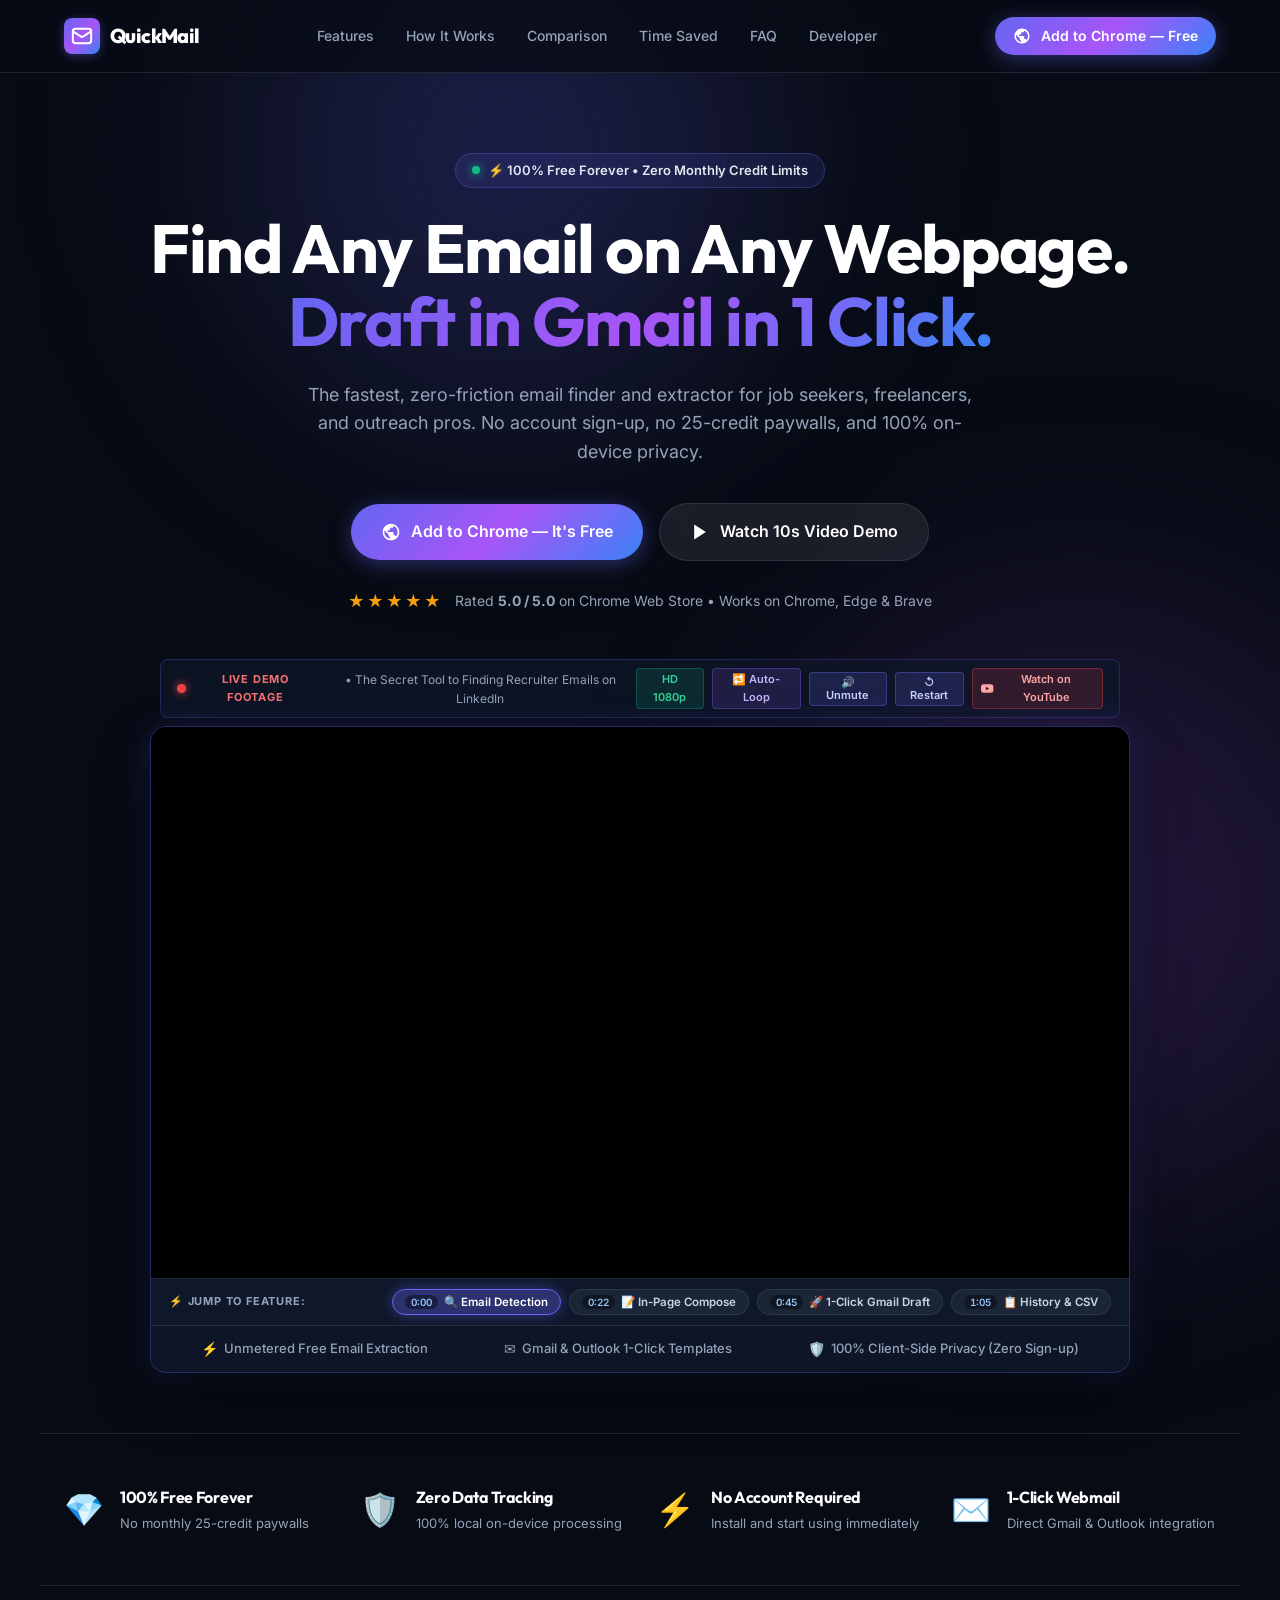
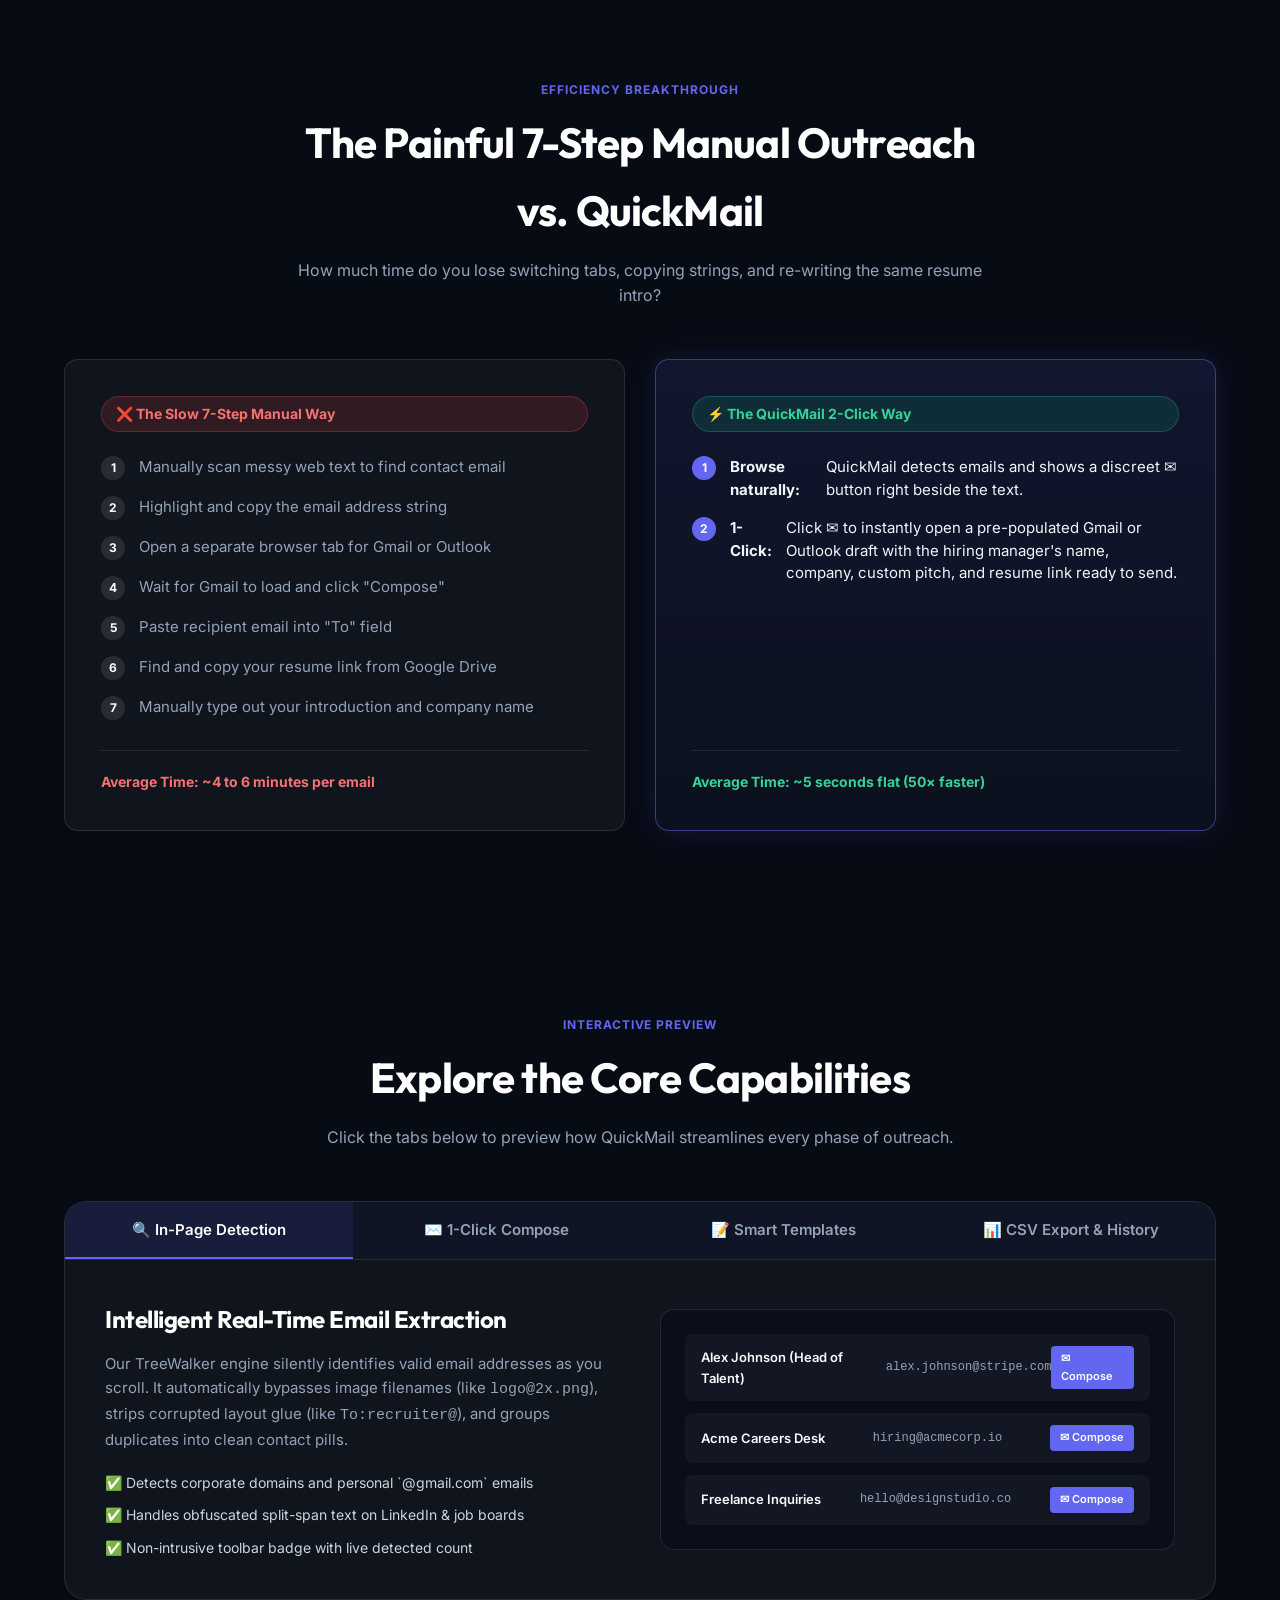
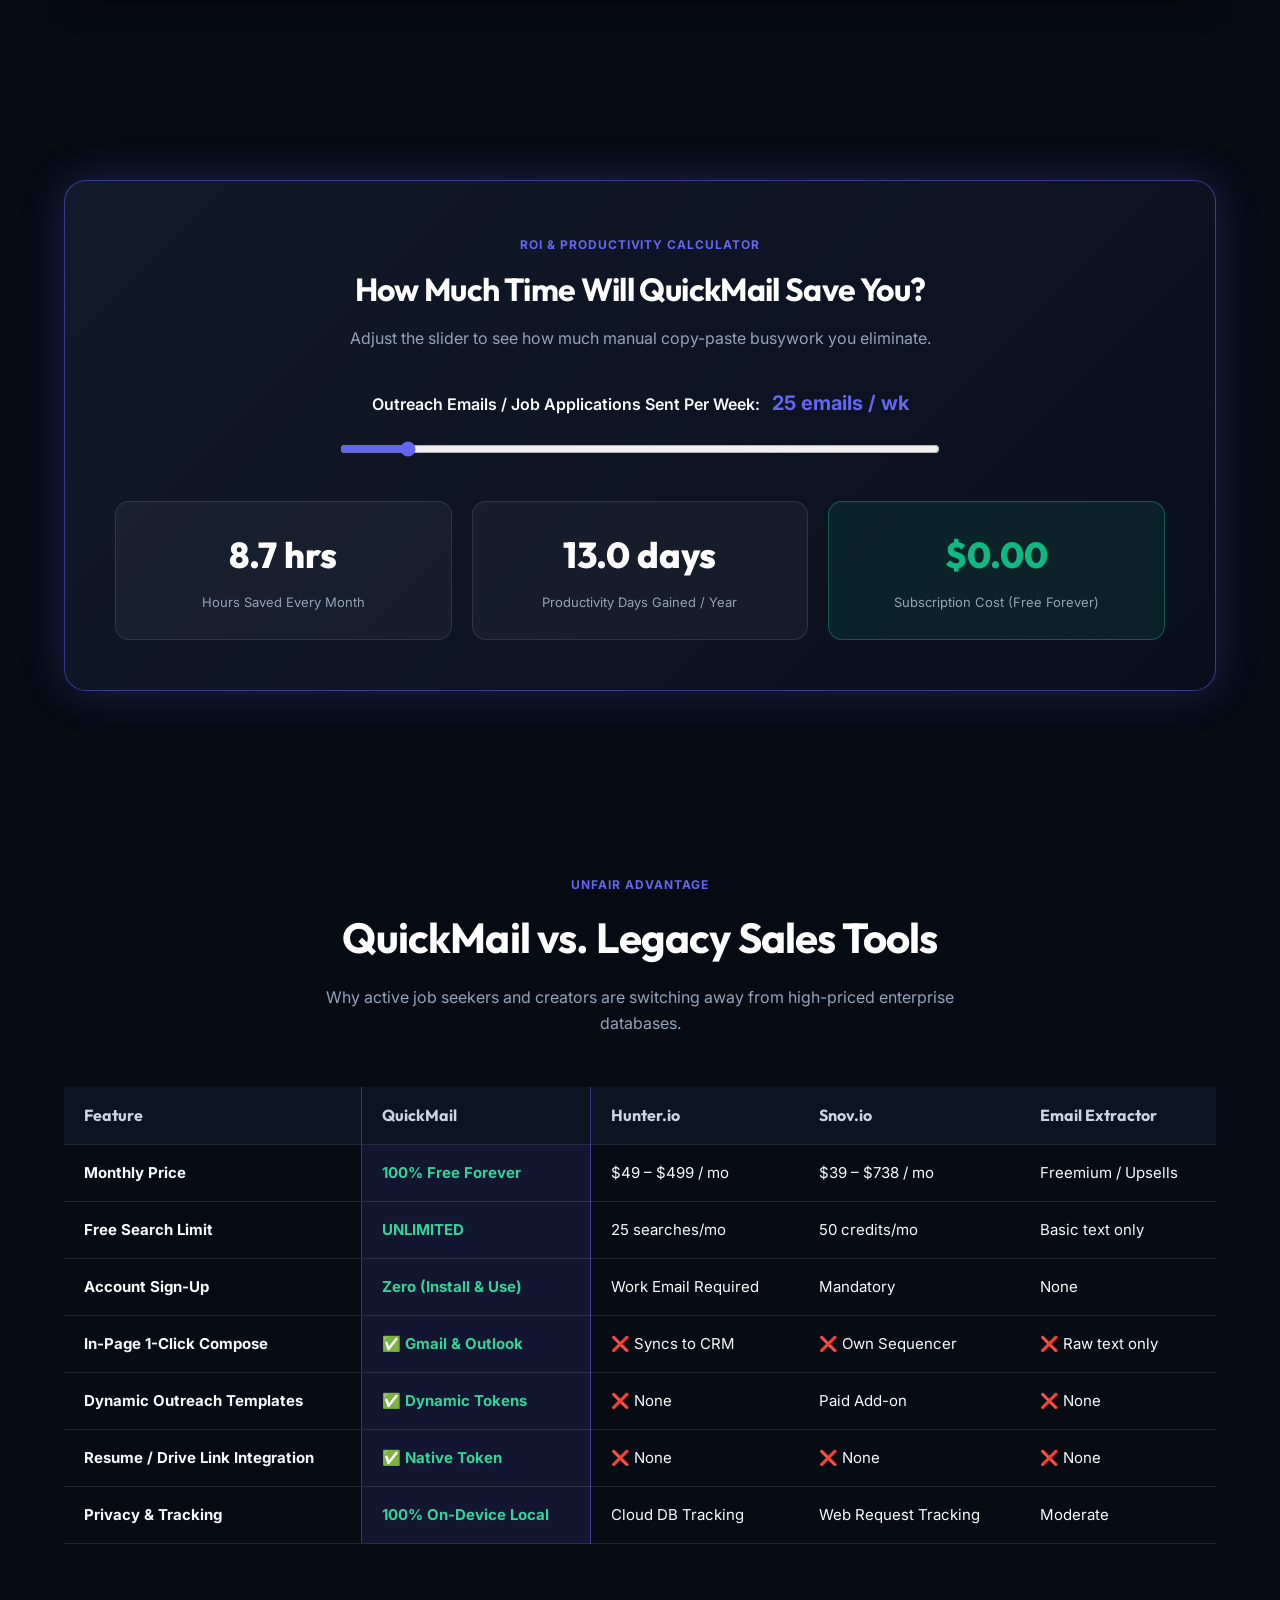
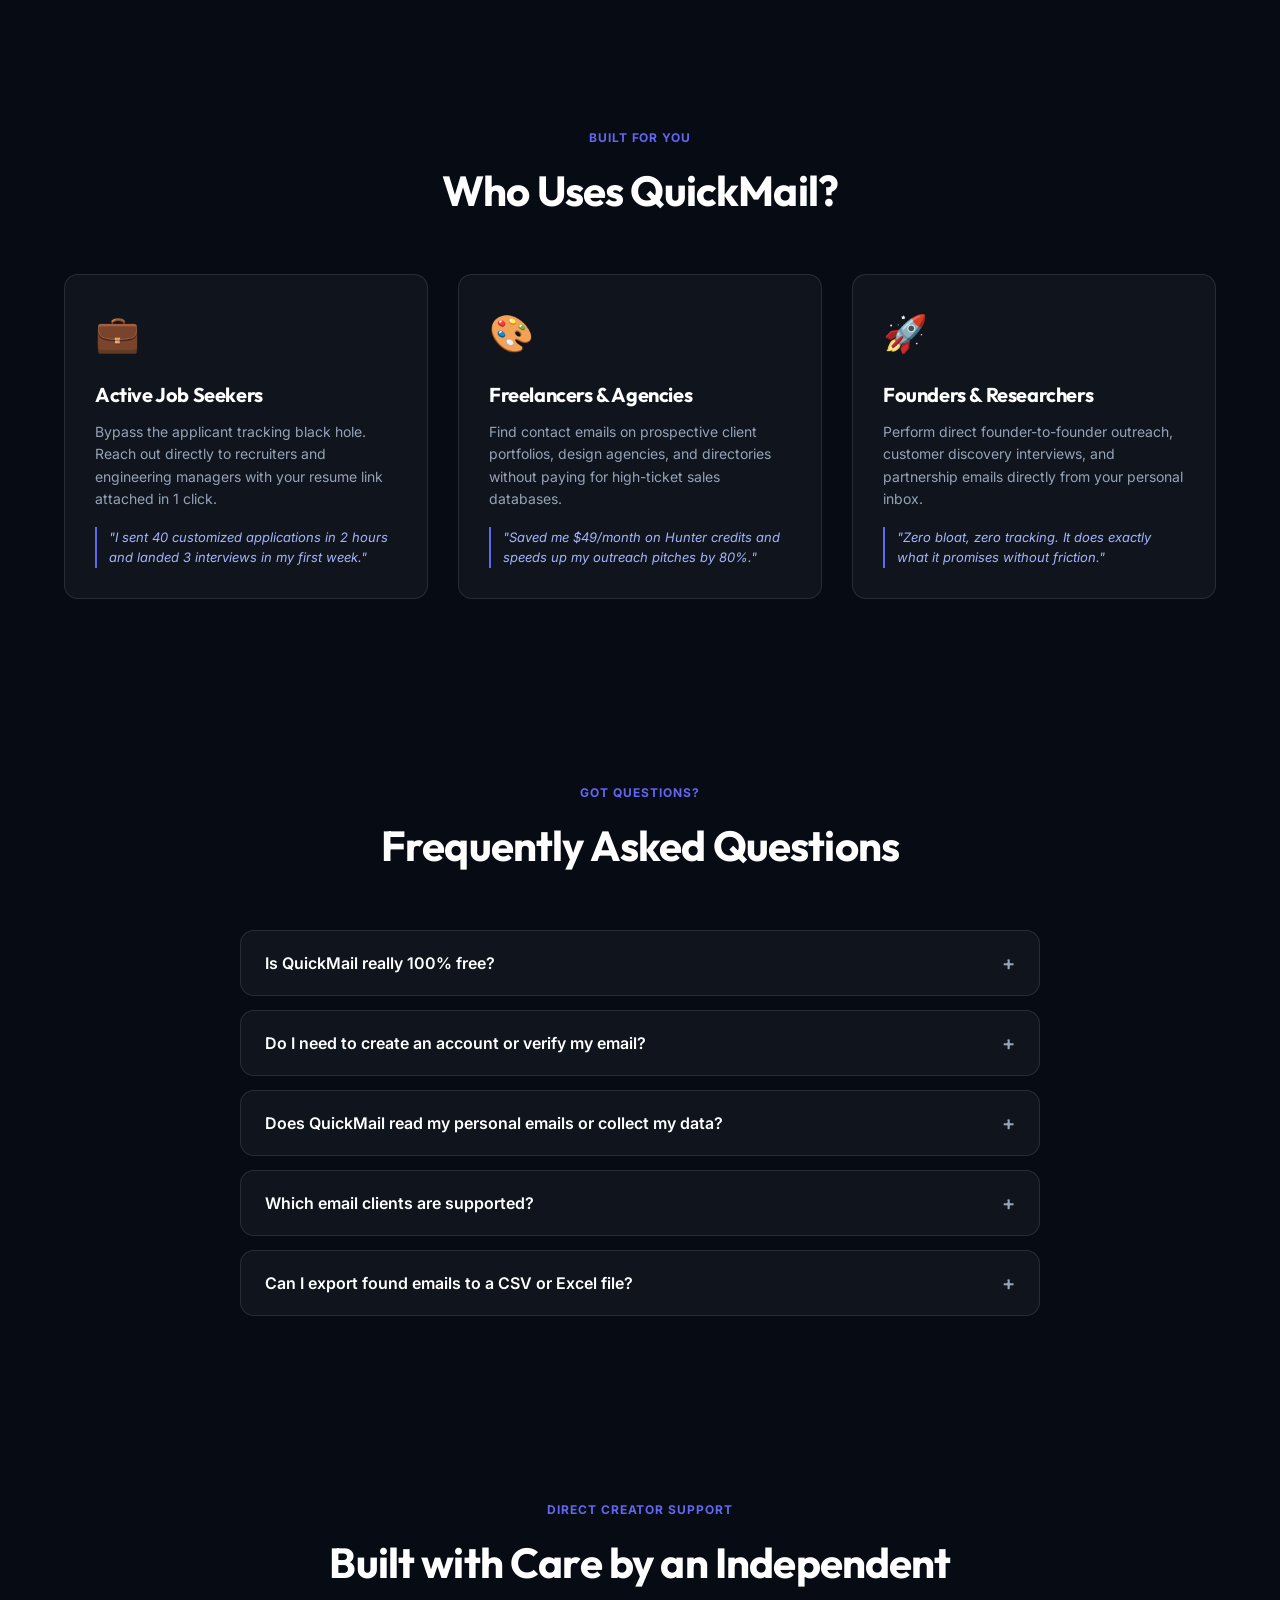
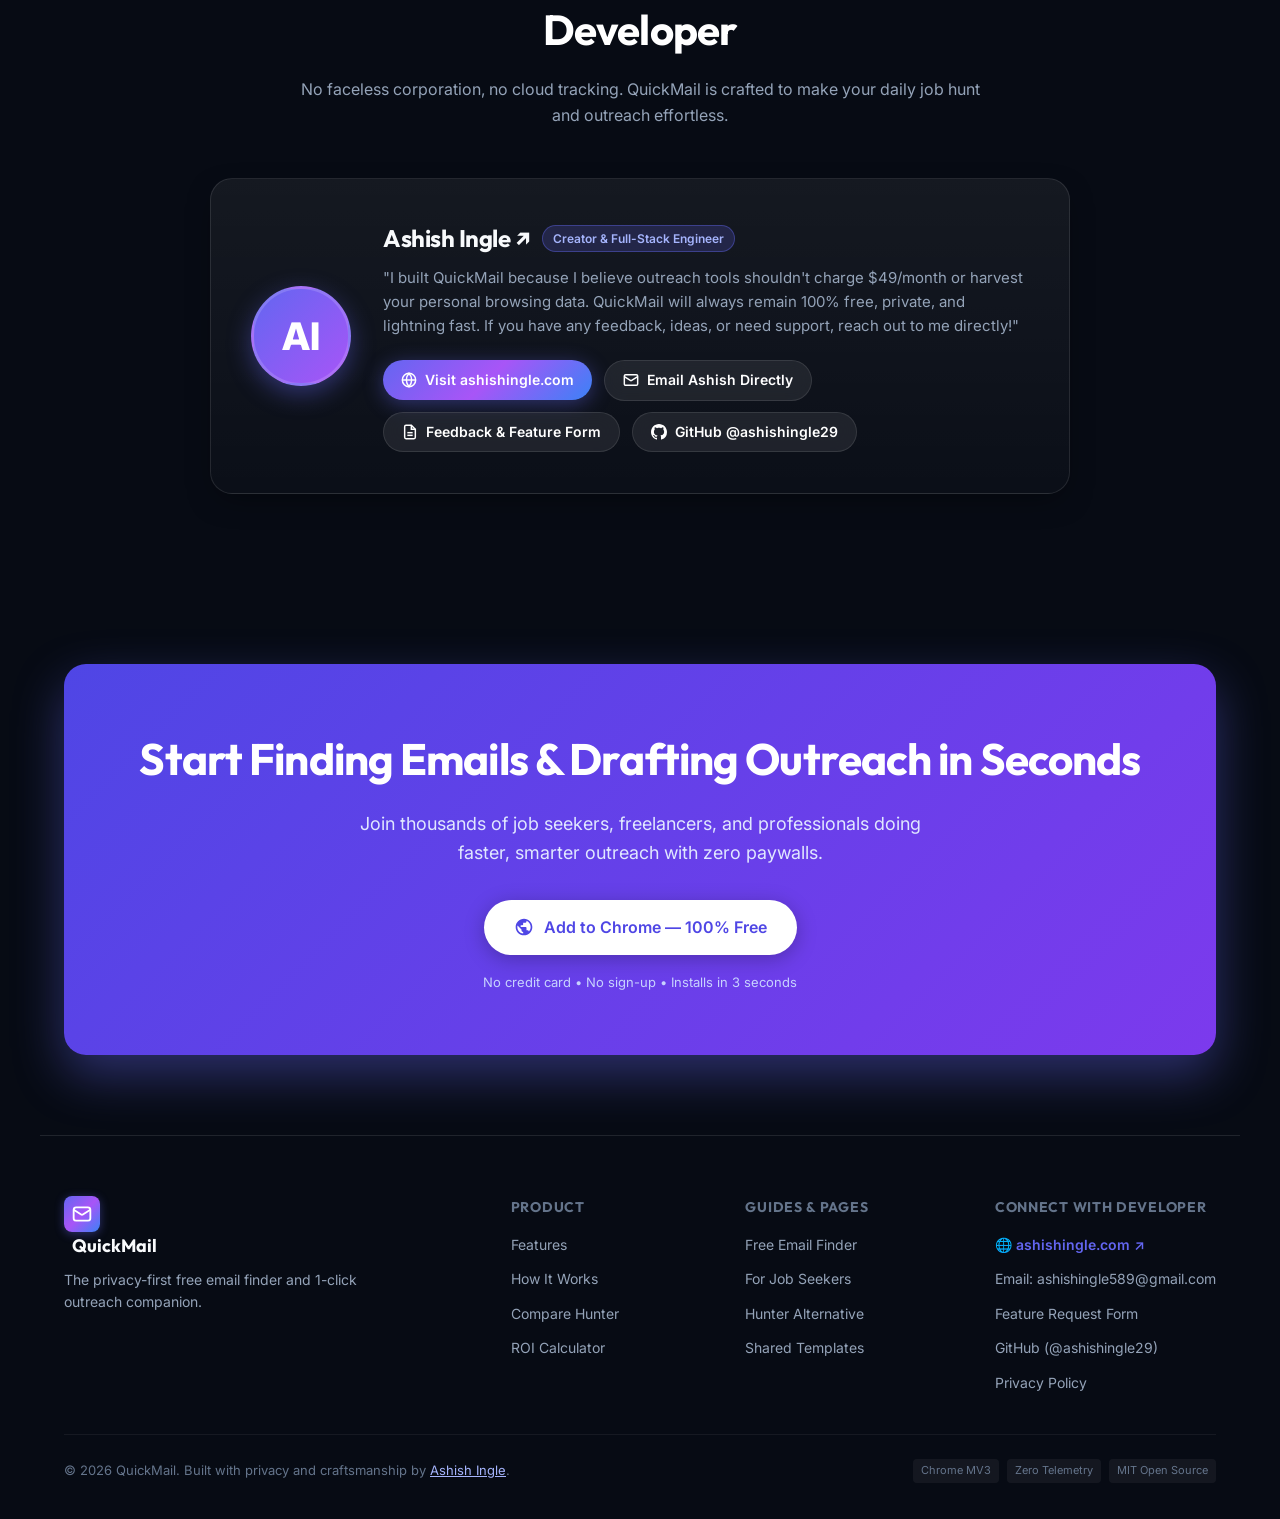
<file: index.html>
<!DOCTYPE html>
<html lang="en">
<head>
  <meta charset="UTF-8">
  <meta name="viewport" content="width=device-width, initial-scale=1.0">
  <meta name="google-site-verification" content="jhbqSThJ97asucPSazEAuiNbmtOeVYS1bT-d7V3wHPY" />
  <title>QuickMail — Free Email Finder & Extractor | 1-Click Outreach Extension</title>
  <meta name="description" content="QuickMail is the fastest, 100% free email finder and extractor Chrome extension. Detect emails on any webpage and launch pre-filled Gmail or Outlook drafts in 1 click with zero credit limits.">
  <meta name="keywords" content="email finder, free email finder, email extractor, find email address, gmail draft extension, job application email tool, recruiter email finder">
  
  <!-- Open Graph / Social Meta -->
  <meta property="og:type" content="website">
  <meta property="og:title" content="QuickMail — Free Email Finder & Extractor">
  <meta property="og:description" content="Detect contact emails on any website and draft pre-filled Gmail or Outlook emails in 1 click. 100% free forever, zero sign-up required.">
  <meta property="og:url" content="https://ashishingle29.github.io/quickmail/">
  <meta name="twitter:card" content="summary_large_image">
  <meta name="twitter:title" content="QuickMail — Free Email Finder & Extractor">
  <meta name="twitter:description" content="Find recruiter and business emails instantly. No credit limits, no account required.">

  <!-- Favicon -->
  <link rel="icon" type="image/png" href="icons/icon48.png">

  <!-- Google Fonts: Inter & Outfit -->
  <link rel="preconnect" href="https://fonts.googleapis.com">
  <link rel="preconnect" href="https://fonts.gstatic.com" crossorigin>
  <link href="https://fonts.googleapis.com/css2?family=Inter:wght@400;500;600;700&family=Outfit:wght@600;700;800&display=swap" rel="stylesheet">

  <link rel="stylesheet" href="styles.css">

  <!-- JSON-LD Structured Data for Google Rich Snippets -->
  <script type="application/ld+json">
  {
    "@context": "https://schema.org",
    "@type": "SoftwareApplication",
    "name": "QuickMail — Free Email Finder & Extractor",
    "operatingSystem": "Chrome, Brave, Edge, Opera",
    "applicationCategory": "BusinessApplication",
    "offers": {
      "@type": "Offer",
      "price": "0",
      "priceCurrency": "USD"
    },
    "aggregateRating": {
      "@type": "AggregateRating",
      "ratingValue": "5.0",
      "ratingCount": "12"
    },
    "description": "100% free Chrome extension to detect emails on visited webpages and launch 1-click personalized drafts in Gmail or Outlook."
  }
  </script>

  <!-- VideoObject JSON-LD for Google Video Search Indexing -->
  <script type="application/ld+json">
  {
    "@context": "https://schema.org",
    "@type": "VideoObject",
    "name": "The Secret Tool to Finding Recruiter Emails on LinkedIn - QuickMail Finder",
    "description": "Watch how QuickMail Finder automatically detects recruiter emails on LinkedIn and websites with 1-click personalized outreach in Gmail.",
    "thumbnailUrl": [
      "https://i.ytimg.com/vi/sANlUtV-1nI/hqdefault.jpg",
      "https://i.ytimg.com/vi/sANlUtV-1nI/maxresdefault.jpg"
    ],
    "uploadDate": "2026-09-14T00:00:00+05:30",
    "contentUrl": "https://youtu.be/sANlUtV-1nI",
    "embedUrl": "https://www.youtube-nocookie.com/embed/sANlUtV-1nI",
    "publisher": {
      "@type": "Organization",
      "name": "QuickMail",
      "logo": {
        "@type": "ImageObject",
        "url": "https://ashishingle29.github.io/quickmail/icons/icon128.png"
      }
    },
    "author": {
      "@type": "Person",
      "name": "Ashish Ingle",
      "url": "https://ashishingle.com"
    }
  }
  </script>
  <script type="application/ld+json">
  {
    "@context": "https://schema.org",
    "@type": "Table",
    "name": "QuickMail Recruiter Outreach Spreadsheet Tracker",
    "about": "Outreach logs and email extraction export compatible with Microsoft Excel and Google Sheets",
    "description": "Live demonstration table showing detected recruiter email addresses, contact status, and log dates exported to Excel and CSV"
  }
  </script>
</head>
<body>

  <!-- Background Glow FX -->
  <div class="ambient-glow glow-1"></div>
  <div class="ambient-glow glow-2"></div>

  <!-- STICKY NAVIGATION -->
  <header class="navbar-wrapper" id="mainHeader">
    <nav class="navbar container">
      <a href="#" class="nav-brand">
        <div class="brand-icon">
          <svg width="22" height="22" viewBox="0 0 24 24" fill="none" stroke="currentColor" stroke-width="2.2" stroke-linecap="round" stroke-linejoin="round"><path d="m22 7-8.97 5.7a1.94 1.94 0 0 1-2.06 0L2 7"/><rect width="20" height="16" x="2" y="4" rx="3"/></svg>
        </div>
        <span class="brand-name">QuickMail</span>
      </a>

      <div class="nav-links">
        <a href="#features" class="nav-link">Features</a>
        <a href="#workflow" class="nav-link">How It Works</a>
        <a href="#comparison" class="nav-link">Comparison</a>
        <a href="#calculator" class="nav-link">Time Saved</a>
        <a href="#faq" class="nav-link">FAQ</a>
        <a href="#developer" class="nav-link">Developer</a>
      </div>

      <div class="nav-actions">
        <a href="https://chromewebstore.google.com/detail/quickmail-finder-%E2%80%94-detect/nmghnadnnkageenfiklgoghlelodmked" target="_blank" rel="noopener noreferrer" class="btn btn-primary btn-sm" id="navCtaButton">
          <svg width="18" height="18" viewBox="0 0 24 24" fill="currentColor"><path d="M12 2C6.48 2 2 6.48 2 12s4.48 10 10 10 10-4.48 10-10S17.52 2 12 2zm-1 17.93c-3.95-.49-7-3.85-7-7.93 0-.62.08-1.21.21-1.79L9 15v1c0 1.1.9 2 2 2v1.93zm6.9-2.54c-.26-.81-1-1.39-1.9-1.39h-1v-3c0-.55-.45-1-1-1H8v-2h2c.55 0 1-.45 1-1V7h2c1.1 0 2-.9 2-2v-.41c2.93 1.19 5 4.06 5 7.41 0 2.08-.8 3.97-2.1 5.39z"/></svg>
          Add to Chrome — Free
        </a>
      </div>
    </nav>
  </header>

  <!-- HERO SECTION -->
  <section class="hero-section container">
    <div class="hero-badge">
      <span class="badge-pulse"></span>
      <span class="badge-text">⚡ 100% Free Forever • Zero Monthly Credit Limits</span>
    </div>

    <h1 class="hero-title">
      Find Any Email on Any Webpage.<br>
      <span class="gradient-text">Draft in Gmail in 1 Click.</span>
    </h1>

    <p class="hero-subtitle">
      The fastest, zero-friction email finder and extractor for job seekers, freelancers, and outreach pros. No account sign-up, no 25-credit paywalls, and 100% on-device privacy.
    </p>

    <div class="hero-cta-group">
      <a href="https://chromewebstore.google.com/detail/quickmail-finder-%E2%80%94-detect/nmghnadnnkageenfiklgoghlelodmked" target="_blank" rel="noopener noreferrer" class="btn btn-primary btn-lg" id="heroInstallBtn">
        <svg width="20" height="20" viewBox="0 0 24 24" fill="currentColor"><path d="M12 2C6.48 2 2 6.48 2 12s4.48 10 10 10 10-4.48 10-10S17.52 2 12 2zm-1 17.93c-3.95-.49-7-3.85-7-7.93 0-.62.08-1.21.21-1.79L9 15v1c0 1.1.9 2 2 2v1.93zm6.9-2.54c-.26-.81-1-1.39-1.9-1.39h-1v-3c0-.55-.45-1-1-1H8v-2h2c.55 0 1-.45 1-1V7h2c1.1 0 2-.9 2-2v-.41c2.93 1.19 5 4.06 5 7.41 0 2.08-.8 3.97-2.1 5.39z"/></svg>
        <span>Add to Chrome — It's Free</span>
      </a>
      <a href="#videoDemoWrapper" class="btn btn-secondary btn-lg" id="heroDemoBtn">
        <svg width="20" height="20" viewBox="0 0 24 24" fill="currentColor"><polygon points="5 3 19 12 5 21 5 3"/></svg>
        <span>Watch 10s Video Demo</span>
      </a>
    </div>

    <!-- Rating / Trust Proof -->
    <div class="hero-proof">
      <div class="stars-group">
        ★★★★★
      </div>
      <span class="proof-text">Rated <strong>5.0 / 5.0</strong> on Chrome Web Store • Works on Chrome, Edge & Brave</span>
    </div>

    <!-- HERO VIDEO DEMO PLAYER -->
    <div class="hero-mockup-wrapper" id="videoDemoWrapper">
      <div class="video-player-header-bar">
        <div class="video-status-indicator">
          <span class="recording-pulse"></span>
          <span class="video-label">LIVE DEMO FOOTAGE</span>
          <span class="video-title-desc">• The Secret Tool to Finding Recruiter Emails on LinkedIn</span>
        </div>
        <div class="video-meta-tags">
          <span class="meta-tag quality-tag">HD 1080p</span>
          <span class="meta-tag loop-tag" title="Continuous video loop enabled">🔁 Auto-Loop</span>
          <button type="button" class="meta-tag sound-tag" id="videoSoundToggle" title="Click to Unmute / Mute sound">
            <span>🔊 Unmute</span>
          </button>
          <button type="button" class="meta-tag replay-tag" id="videoReplayBtn" title="Restart video from beginning">
            <span>↺ Restart</span>
          </button>
          <a href="https://youtu.be/sANlUtV-1nI" target="_blank" rel="noopener noreferrer" class="meta-tag youtube-link-tag" title="Watch on YouTube">
            <svg width="13" height="13" viewBox="0 0 24 24" fill="currentColor"><path d="M23.498 6.186a3.016 3.016 0 0 0-2.122-2.136C19.505 3.545 12 3.545 12 3.545s-7.505 0-9.377.505A3.017 3.017 0 0 0 .502 6.186C0 8.07 0 12 0 12s0 3.93.502 5.814a3.016 3.016 0 0 0 2.122 2.136c1.871.505 9.376.505 9.376.505s7.505 0 9.377-.505a3.015 3.015 0 0 0 2.122-2.136C24 15.93 24 12 24 12s0-3.93-.502-5.814zM9.545 15.568V8.432L15.818 12l-6.273 3.568z"/></svg>
            <span>Watch on YouTube</span>
          </a>
        </div>
      </div>

      <div class="cinematic-theater-frame" id="introVideoPlayer">
        <!-- Ambient Backlight Glow Effect Behind Video -->
        <div class="theater-glow-fx"></div>

        <!-- RESPONSIVE YOUTUBE VIDEO STAGE -->
        <div class="youtube-video-container">
          <iframe
            id="youtubeHeroVideo"
            src="https://www.youtube-nocookie.com/embed/sANlUtV-1nI?autoplay=1&mute=1&loop=1&playlist=sANlUtV-1nI&controls=1&rel=0&modestbranding=1&playsinline=1&enablejsapi=1&cc_load_policy=1&iv_load_policy=3"
            title="The Secret Tool to Finding Recruiter Emails on LinkedIn - QuickMail Finder"
            allow="accelerometer; autoplay; clipboard-write; encrypted-media; gyroscope; picture-in-picture; web-share"
            allowfullscreen
            loading="lazy">
          </iframe>
        </div>

        <!-- Interactive Feature Chapter Navigation Bar -->
        <div class="video-chapters-bar">
          <span class="chapters-label">⚡ Jump to Feature:</span>
          <div class="chapter-chips">
            <button type="button" class="chapter-chip active" data-seek="0" title="0:00 - See email discovery on webpage">
              <span class="chip-time">0:00</span>
              <span class="chip-name">🔍 Email Detection</span>
            </button>
            <button type="button" class="chapter-chip" data-seek="22" title="0:22 - Watch In-Page Compose with prefilled details">
              <span class="chip-time">0:22</span>
              <span class="chip-name">📝 In-Page Compose</span>
            </button>
            <button type="button" class="chapter-chip" data-seek="45" title="0:45 - 1-Click Launch into Gmail draft">
              <span class="chip-time">0:45</span>
              <span class="chip-name">🚀 1-Click Gmail Draft</span>
            </button>
            <button type="button" class="chapter-chip" data-seek="65" title="1:05 - Export and clean history workflow">
              <span class="chip-time">1:05</span>
              <span class="chip-name">📋 History &amp; CSV</span>
            </button>
          </div>
        </div>

        <!-- Video Features & Quick Steps Bar -->
        <div class="video-features-footer">
          <div class="feature-item">
            <span class="feature-dot">⚡</span>
            <span>Unmetered Free Email Extraction</span>
          </div>
          <div class="feature-item">
            <span class="feature-dot">✉</span>
            <span>Gmail &amp; Outlook 1-Click Templates</span>
          </div>
          <div class="feature-item">
            <span class="feature-dot">🛡️</span>
            <span>100% Client-Side Privacy (Zero Sign-up)</span>
          </div>
        </div>
      </div>
    </div>
  </section>

  <!-- TRUST BAR -->
  <section class="trust-bar container">
    <div class="trust-items">
      <div class="trust-item">
        <div class="trust-icon">💎</div>
        <div>
          <h4>100% Free Forever</h4>
          <p>No monthly 25-credit paywalls</p>
        </div>
      </div>
      <div class="trust-item">
        <div class="trust-icon">🛡️</div>
        <div>
          <h4>Zero Data Tracking</h4>
          <p>100% local on-device processing</p>
        </div>
      </div>
      <div class="trust-item">
        <div class="trust-icon">⚡</div>
        <div>
          <h4>No Account Required</h4>
          <p>Install and start using immediately</p>
        </div>
      </div>
      <div class="trust-item">
        <div class="trust-icon">✉️</div>
        <div>
          <h4>1-Click Webmail</h4>
          <p>Direct Gmail & Outlook integration</p>
        </div>
      </div>
    </div>
  </section>

  <!-- BEFORE VS AFTER COMPARISON -->
  <section class="section container" id="workflow">
    <div class="section-header">
      <span class="section-tag">Efficiency Breakthrough</span>
      <h2 class="section-title">The Painful 7-Step Manual Outreach vs. QuickMail</h2>
      <p class="section-subtitle">How much time do you lose switching tabs, copying strings, and re-writing the same resume intro?</p>
    </div>

    <div class="workflow-comparison-grid">
      <!-- The Old Way -->
      <div class="workflow-card old-way">
        <div class="card-status-badge old">❌ The Slow 7-Step Manual Way</div>
        <ul class="workflow-steps">
          <li><span>1</span> Manually scan messy web text to find contact email</li>
          <li><span>2</span> Highlight and copy the email address string</li>
          <li><span>3</span> Open a separate browser tab for Gmail or Outlook</li>
          <li><span>4</span> Wait for Gmail to load and click "Compose"</li>
          <li><span>5</span> Paste recipient email into "To" field</li>
          <li><span>6</span> Find and copy your resume link from Google Drive</li>
          <li><span>7</span> Manually type out your introduction and company name</li>
        </ul>
        <div class="workflow-footer old">
          <strong>Average Time: ~4 to 6 minutes per email</strong>
        </div>
      </div>

      <!-- The QuickMail Way -->
      <div class="workflow-card new-way">
        <div class="card-status-badge new">⚡ The QuickMail 2-Click Way</div>
        <ul class="workflow-steps">
          <li><span>1</span> <strong>Browse naturally:</strong> QuickMail detects emails and shows a discreet ✉ button right beside the text.</li>
          <li><span>2</span> <strong>1-Click:</strong> Click ✉ to instantly open a pre-populated Gmail or Outlook draft with the hiring manager's name, company, custom pitch, and resume link ready to send.</li>
        </ul>
        <div class="workflow-footer new">
          <strong>Average Time: ~5 seconds flat (50× faster)</strong>
        </div>
      </div>
    </div>
  </section>

  <!-- INTERACTIVE DEMO / FEATURE SHOWCASE -->
  <section class="section container" id="demo">
    <div class="section-header">
      <span class="section-tag">Interactive Preview</span>
      <h2 class="section-title">Explore the Core Capabilities</h2>
      <p class="section-subtitle">Click the tabs below to preview how QuickMail streamlines every phase of outreach.</p>
    </div>

    <div class="demo-container">
      <div class="demo-tabs">
        <button class="demo-tab active" data-tab="detect" id="tabDetect">
          <span>🔍 In-Page Detection</span>
        </button>
        <button class="demo-tab" data-tab="compose" id="tabCompose">
          <span>✉️ 1-Click Compose</span>
        </button>
        <button class="demo-tab" data-tab="templates" id="tabTemplates">
          <span>📝 Smart Templates</span>
        </button>
        <button class="demo-tab" data-tab="export" id="tabExport">
          <span>📊 CSV Export & History</span>
        </button>
      </div>

      <div class="demo-display">
        <!-- Detect Tab Content -->
        <div class="demo-content-panel active" id="panel-detect">
          <div class="demo-text">
            <h3>Intelligent Real-Time Email Extraction</h3>
            <p>Our TreeWalker engine silently identifies valid email addresses as you scroll. It automatically bypasses image filenames (like <code>logo@2x.png</code>), strips corrupted layout glue (like <code>To:recruiter@</code>), and groups duplicates into clean contact pills.</p>
            <ul class="feature-checklist">
              <li>✅ Detects corporate domains and personal `@gmail.com` emails</li>
              <li>✅ Handles obfuscated split-span text on LinkedIn & job boards</li>
              <li>✅ Non-intrusive toolbar badge with live detected count</li>
            </ul>
          </div>
          <div class="demo-visual">
            <div class="preview-box">
              <div class="preview-item">
                <span class="p-name">Alex Johnson (Head of Talent)</span>
                <span class="p-email">alex.johnson@stripe.com</span>
                <span class="p-btn">✉ Compose</span>
              </div>
              <div class="preview-item">
                <span class="p-name">Acme Careers Desk</span>
                <span class="p-email">hiring@acmecorp.io</span>
                <span class="p-btn">✉ Compose</span>
              </div>
              <div class="preview-item">
                <span class="p-name">Freelance Inquiries</span>
                <span class="p-email">hello@designstudio.co</span>
                <span class="p-btn">✉ Compose</span>
              </div>
            </div>
          </div>
        </div>

        <!-- Compose Tab Content -->
        <div class="demo-content-panel" id="panel-compose">
          <div class="demo-text">
            <h3>Instant 1-Click Compose into Gmail & Outlook</h3>
            <p>Skip the copy-paste dance. Click any detected email to launch an isolated compose window in Gmail or Outlook with recipient, subject line, custom pitch, and resume links already filled.</p>
            <ul class="feature-checklist">
              <li>✅ Direct `/u/0/` and `/u/1/` multi-account routing for Google Workspace</li>
              <li>✅ Outlook Web and native desktop Mailto support</li>
              <li>✅ Zero tab switching with in-page floating draft cards</li>
            </ul>
          </div>
          <div class="demo-visual">
            <div class="preview-box compose-preview">
              <div class="compose-bar">New Message — Gmail</div>
              <div class="compose-row"><strong>To:</strong> priya.sharma@techfirm.com</div>
              <div class="compose-row"><strong>Subject:</strong> Senior Product Designer Application (TechFirm)</div>
              <div class="compose-textarea">
                Hi Priya,<br><br>
                I noticed TechFirm is expanding its product design team. My resume and case studies are linked below for your review:<br>
                🔗 <u>drive.google.com/file/d/my-portfolio</u>
              </div>
            </div>
          </div>
        </div>

        <!-- Templates Tab Content -->
        <div class="demo-content-panel" id="panel-templates">
          <div class="demo-text">
            <h3>Dynamic Personalized Templates</h3>
            <p>Write reusable templates once. QuickMail automatically replaces dynamic tokens with real contextual data so your emails feel uniquely crafted.</p>
            <div class="token-chips">
              <span class="chip">{name}</span>
              <span class="chip">{company}</span>
              <span class="chip">{email}</span>
              <span class="chip">{yourName}</span>
              <span class="chip">{driveLink}</span>
            </div>
            <p class="token-tip">💡 Store your Google Drive resume link once in settings; it automatically injects into your job outreach pitches.</p>
          </div>
          <div class="demo-visual">
            <div class="preview-box template-preview">
              <div class="template-card">
                <h4>Job Application Pitch (Default)</h4>
                <p>"Hi <strong>{name}</strong>, I'm reaching out regarding open engineering roles at <strong>{company}</strong>. My resume is available at <strong>{driveLink}</strong>..."</p>
              </div>
              <div class="template-card secondary">
                <h4>Freelance Client Inquiry</h4>
                <p>"Hi <strong>{name}</strong>, I saw the recent work by <strong>{company}</strong> and wanted to check if you have freelance capacity..."</p>
              </div>
            </div>
          </div>
        </div>

        <!-- Export Tab Content -->
        <div class="demo-content-panel" id="panel-export">
          <div class="demo-text">
            <h3>Application Tracking & Clean CSV Export</h3>
            <p>Never lose track of where you've reached out. QuickMail logs your outreach activity locally so you can review who was contacted and when.</p>
            <ul class="feature-checklist">
              <li>✅ 1-Click clean CSV download for Excel & Google Sheets</li>
              <li>✅ Status logging: "Submitted" vs "Drafted"</li>
              <li>✅ 100% on-device local storage with zero cloud leaks</li>
            </ul>
          </div>
          <div class="demo-visual">
            <div class="preview-box sheet-preview-box">
              <!-- Excel / Google Sheets Application Toolbar -->
              <div class="sheet-toolbar-header">
                <div class="sheet-app-brand">
                  <span class="sheet-app-icon">📊</span>
                  <span class="sheet-file-name">quickmail_outreach_tracker.xlsx</span>
                  <span class="sheet-badge-compat">Excel &amp; Google Sheets</span>
                </div>
                <div class="sheet-actions">
                  <button type="button" class="sheet-copy-btn" id="copySheetDataBtn" title="Click to copy formatted rows for Excel or Google Sheets">
                    <svg width="13" height="13" viewBox="0 0 24 24" fill="none" stroke="currentColor" stroke-width="2" stroke-linecap="round" stroke-linejoin="round"><rect x="9" y="9" width="13" height="13" rx="2" ry="2"></rect><path d="M5 15H4a2 2 0 0 1-2-2V4a2 2 0 0 1 2-2h9a2 2 0 0 1 2 2v1"></path></svg>
                    <span>Copy Table</span>
                  </button>
                </div>
              </div>

              <!-- Interactive Formula Bar -->
              <div class="sheet-formula-bar">
                <span class="sheet-cell-ref" id="sheetActiveCellRef">A1</span>
                <span class="sheet-fx">fx</span>
                <span class="sheet-formula-val" id="sheetFormulaDisplay">recruitment@meta.com</span>
              </div>

              <!-- Semantic Spreadsheet Grid (Indexed by Google Crawlers) -->
              <div class="sheet-grid-wrapper">
                <table class="sheet-table" itemscope itemtype="https://schema.org/Table">
                  <caption class="sr-only">QuickMail Extracted Recruiter Contacts Excel and Google Sheets Spreadsheet Data</caption>
                  <thead>
                    <tr class="sheet-head-row">
                      <th class="sheet-col-corner">#</th>
                      <th class="sheet-col-header" scope="col"><span class="col-letter">A</span> Email Address</th>
                      <th class="sheet-col-header" scope="col"><span class="col-letter">B</span> Outreach Status</th>
                      <th class="sheet-col-header" scope="col"><span class="col-letter">C</span> Date Logged</th>
                    </tr>
                  </thead>
                  <tbody>
                    <tr class="sheet-row" id="sheetRow1" data-cell="A1" data-val="recruitment@meta.com" tabindex="0">
                      <td class="sheet-row-num">1</td>
                      <td class="sheet-cell-email">recruitment@meta.com</td>
                      <td class="sheet-cell-status"><span class="badge-submitted">Submitted</span></td>
                      <td class="sheet-cell-date">Today</td>
                    </tr>
                    <tr class="sheet-row" id="sheetRow2" data-cell="A2" data-val="sarah@fintechgrowth.io" tabindex="0">
                      <td class="sheet-row-num">2</td>
                      <td class="sheet-cell-email">sarah@fintechgrowth.io</td>
                      <td class="sheet-cell-status"><span class="badge-drafted">Drafted</span></td>
                      <td class="sheet-cell-date">Yesterday</td>
                    </tr>
                  </tbody>
                </table>
              </div>

              <!-- Bottom Sheet Status Bar -->
              <div class="sheet-bottom-status">
                <div class="sheet-tab-pill">
                  <span class="sheet-tab-active">Sheet1</span>
                </div>
                <span class="sheet-status-info">Ready • 2 rows indexed • 100% formatted</span>
              </div>
            </div>
          </div>
        </div>
      </div>
    </div>
  </section>

  <!-- INTERACTIVE TIME SAVED CALCULATOR -->
  <section class="section container" id="calculator">
    <div class="calculator-card">
      <div class="calc-header">
        <span class="section-tag">ROI & Productivity Calculator</span>
        <h2>How Much Time Will QuickMail Save You?</h2>
        <p>Adjust the slider to see how much manual copy-paste busywork you eliminate.</p>
      </div>

      <div class="calc-slider-wrapper">
        <label for="emailsSlider" class="slider-label">
          Outreach Emails / Job Applications Sent Per Week:
          <span id="sliderValueDisplay" class="slider-val">25 emails</span>
        </label>
        <input type="range" id="emailsSlider" min="5" max="200" step="5" value="25" class="calc-slider">
      </div>

      <div class="calc-results-grid">
        <div class="calc-result-box">
          <span class="result-number" id="hoursSavedMonthly">8.3 hrs</span>
          <span class="result-desc">Hours Saved Every Month</span>
        </div>
        <div class="calc-result-box">
          <span class="result-number" id="daysSavedYearly">12.5 days</span>
          <span class="result-desc">Productivity Days Gained / Year</span>
        </div>
        <div class="calc-result-box highlight">
          <span class="result-number">$0.00</span>
          <span class="result-desc">Subscription Cost (Free Forever)</span>
        </div>
      </div>
    </div>
  </section>

  <!-- COMPETITOR COMPARISON TABLE -->
  <section class="section container" id="comparison">
    <div class="section-header">
      <span class="section-tag">Unfair Advantage</span>
      <h2 class="section-title">QuickMail vs. Legacy Sales Tools</h2>
      <p class="section-subtitle">Why active job seekers and creators are switching away from high-priced enterprise databases.</p>
    </div>

    <div class="table-responsive">
      <table class="comparison-table">
        <thead>
          <tr>
            <th>Feature</th>
            <th class="col-highlight">QuickMail</th>
            <th>Hunter.io</th>
            <th>Snov.io</th>
            <th>Email Extractor</th>
          </tr>
        </thead>
        <tbody>
          <tr>
            <td><strong>Monthly Price</strong></td>
            <td class="col-highlight text-green"><strong>100% Free Forever</strong></td>
            <td>$49 – $499 / mo</td>
            <td>$39 – $738 / mo</td>
            <td>Freemium / Upsells</td>
          </tr>
          <tr>
            <td><strong>Free Search Limit</strong></td>
            <td class="col-highlight text-green"><strong>UNLIMITED</strong></td>
            <td>25 searches/mo</td>
            <td>50 credits/mo</td>
            <td>Basic text only</td>
          </tr>
          <tr>
            <td><strong>Account Sign-Up</strong></td>
            <td class="col-highlight text-green"><strong>Zero (Install & Use)</strong></td>
            <td>Work Email Required</td>
            <td>Mandatory</td>
            <td>None</td>
          </tr>
          <tr>
            <td><strong>In-Page 1-Click Compose</strong></td>
            <td class="col-highlight text-green"><strong>✅ Gmail & Outlook</strong></td>
            <td>❌ Syncs to CRM</td>
            <td>❌ Own Sequencer</td>
            <td>❌ Raw text only</td>
          </tr>
          <tr>
            <td><strong>Dynamic Outreach Templates</strong></td>
            <td class="col-highlight text-green"><strong>✅ Dynamic Tokens</strong></td>
            <td>❌ None</td>
            <td>Paid Add-on</td>
            <td>❌ None</td>
          </tr>
          <tr>
            <td><strong>Resume / Drive Link Integration</strong></td>
            <td class="col-highlight text-green"><strong>✅ Native Token</strong></td>
            <td>❌ None</td>
            <td>❌ None</td>
            <td>❌ None</td>
          </tr>
          <tr>
            <td><strong>Privacy & Tracking</strong></td>
            <td class="col-highlight text-green"><strong>100% On-Device Local</strong></td>
            <td>Cloud DB Tracking</td>
            <td>Web Request Tracking</td>
            <td>Moderate</td>
          </tr>
        </tbody>
      </table>
    </div>
  </section>

  <!-- TARGET AUDIENCE CALLOUTS -->
  <section class="section container" id="personas">
    <div class="section-header">
      <span class="section-tag">Built For You</span>
      <h2 class="section-title">Who Uses QuickMail?</h2>
    </div>

    <div class="persona-grid">
      <div class="persona-card">
        <div class="persona-icon">💼</div>
        <h3>Active Job Seekers</h3>
        <p>Bypass the applicant tracking black hole. Reach out directly to recruiters and engineering managers with your resume link attached in 1 click.</p>
        <div class="persona-quote">"I sent 40 customized applications in 2 hours and landed 3 interviews in my first week."</div>
      </div>

      <div class="persona-card">
        <div class="persona-icon">🎨</div>
        <h3>Freelancers & Agencies</h3>
        <p>Find contact emails on prospective client portfolios, design agencies, and directories without paying for high-ticket sales databases.</p>
        <div class="persona-quote">"Saved me $49/month on Hunter credits and speeds up my outreach pitches by 80%."</div>
      </div>

      <div class="persona-card">
        <div class="persona-icon">🚀</div>
        <h3>Founders & Researchers</h3>
        <p>Perform direct founder-to-founder outreach, customer discovery interviews, and partnership emails directly from your personal inbox.</p>
        <div class="persona-quote">"Zero bloat, zero tracking. It does exactly what it promises without friction."</div>
      </div>
    </div>
  </section>

  <!-- FAQ SECTION (ACCORDION WITH SCHEMA) -->
  <section class="section container" id="faq">
    <div class="section-header">
      <span class="section-tag">Got Questions?</span>
      <h2 class="section-title">Frequently Asked Questions</h2>
    </div>

    <div class="faq-accordion">
      <div class="faq-item">
        <button class="faq-question" aria-expanded="false" id="faq1">
          <span>Is QuickMail really 100% free?</span>
          <span class="faq-icon">+</span>
        </button>
        <div class="faq-answer">
          <p>Yes, absolutely. QuickMail has no monthly credit limits, no subscription paywalls, and never asks for a credit card. It runs client-side inside your browser, making it completely free and unlimited for all users.</p>
        </div>
      </div>

      <div class="faq-item">
        <button class="faq-question" aria-expanded="false" id="faq2">
          <span>Do I need to create an account or verify my email?</span>
          <span class="faq-icon">+</span>
        </button>
        <div class="faq-answer">
          <p>No. QuickMail requires zero sign-up or registration. Simply install the extension from the Chrome Web Store and it works immediately on whatever website you visit.</p>
        </div>
      </div>

      <div class="faq-item">
        <button class="faq-question" aria-expanded="false" id="faq3">
          <span>Does QuickMail read my personal emails or collect my data?</span>
          <span class="faq-icon">+</span>
        </button>
        <div class="faq-answer">
          <p>Never. QuickMail has zero external servers, zero telemetry, and zero tracking scripts. It does not have access to your inbox or email history. All parsing, dynamic template substitution, and history logs live exclusively in your local browser storage.</p>
        </div>
      </div>

      <div class="faq-item">
        <button class="faq-question" aria-expanded="false" id="faq4">
          <span>Which email clients are supported?</span>
          <span class="faq-icon">+</span>
        </button>
        <div class="faq-answer">
          <p>QuickMail natively integrates with Gmail (including multi-account selection like /u/0/ and /u/1/) and Outlook Web. It also supports universal Mailto links for desktop clients such as Apple Mail and Thunderbird.</p>
        </div>
      </div>

      <div class="faq-item">
        <button class="faq-question" aria-expanded="false" id="faq5">
          <span>Can I export found emails to a CSV or Excel file?</span>
          <span class="faq-icon">+</span>
        </button>
        <div class="faq-answer">
          <p>Yes! Simply click the "Export to CSV" button inside the extension popup to instantly download a clean, formatted CSV file containing all detected emails from the active page.</p>
        </div>
      </div>
    </div>
  </section>

  <!-- MEET THE DEVELOPER & DIRECT REACHOUT SECTION -->
  <section class="section container" id="developer">
    <div class="section-header">
      <span class="section-tag">Direct Creator Support</span>
      <h2 class="section-title">Built with Care by an Independent Developer</h2>
      <p class="section-subtitle">No faceless corporation, no cloud tracking. QuickMail is crafted to make your daily job hunt and outreach effortless.</p>
    </div>

    <div style="max-width: 860px; margin: 0 auto; background: var(--gradient-card); border: 1px solid var(--border-subtle); border-radius: var(--radius-lg); padding: 40px; box-shadow: var(--shadow-card); position: relative;">
      <div style="display: flex; flex-wrap: wrap; gap: 32px; align-items: center;">
        <div style="flex: 0 0 100px; text-align: center;">
          <div style="width: 100px; height: 100px; border-radius: 50%; background: linear-gradient(135deg, #6366f1, #a855f7); display: inline-flex; align-items: center; justify-content: center; font-size: 38px; font-weight: 800; color: #fff; box-shadow: 0 8px 24px rgba(99, 102, 241, 0.4); border: 3px solid rgba(255, 255, 255, 0.15);">
            AI
          </div>
        </div>

        <div style="flex: 1; min-width: 280px;">
          <div style="display: flex; align-items: center; gap: 12px; margin-bottom: 8px; flex-wrap: wrap;">
            <h3 style="font-size: 24px; font-weight: 700; color: #f8fafc; font-family: var(--font-display); margin: 0;">
              <a href="https://ashishingle.com" target="_blank" rel="noopener noreferrer" style="color: #f8fafc; text-decoration: none;" title="Visit Ashish Ingle's Personal Website">Ashish Ingle ↗</a>
            </h3>
            <span style="background: rgba(99, 102, 241, 0.2); color: #a5b4fc; font-size: 12px; font-weight: 600; padding: 3px 10px; border-radius: 9999px; border: 1px solid rgba(99, 102, 241, 0.4);">Creator &amp; Full-Stack Engineer</span>
          </div>
          <p style="color: var(--text-secondary); font-size: 15px; line-height: 1.6; margin-bottom: 22px;">
            "I built QuickMail because I believe outreach tools shouldn't charge $49/month or harvest your personal browsing data. QuickMail will always remain 100% free, private, and lightning fast. If you have any feedback, ideas, or need support, reach out to me directly!"
          </p>

          <div style="display: flex; flex-wrap: wrap; gap: 12px;">
            <a href="https://ashishingle.com" target="_blank" rel="noopener noreferrer" class="btn btn-primary btn-sm" style="display: inline-flex; align-items: center; gap: 8px;">
              <svg width="16" height="16" viewBox="0 0 24 24" fill="none" stroke="currentColor" stroke-width="2.2"><circle cx="12" cy="12" r="10"/><line x1="2" y1="12" x2="22" y2="12"/><path d="M12 2a15.3 15.3 0 0 1 4 10 15.3 15.3 0 0 1-4 10 15.3 15.3 0 0 1-4-10 15.3 15.3 0 0 1 4-10z"/></svg>
              Visit ashishingle.com
            </a>
            <a href="mailto:ashishingle589@gmail.com?subject=QuickMail%20Feedback%20%26%20Support" class="btn btn-secondary btn-sm" style="display: inline-flex; align-items: center; gap: 8px;">
              <svg width="16" height="16" viewBox="0 0 24 24" fill="none" stroke="currentColor" stroke-width="2.2"><rect width="20" height="16" x="2" y="4" rx="2"/><path d="m22 7-8.97 5.7a1.94 1.94 0 0 1-2.06 0L2 7"/></svg>
              Email Ashish Directly
            </a>
            <a href="https://forms.gle/2UYCV6p4bWYiG4jPA" target="_blank" rel="noopener noreferrer" class="btn btn-secondary btn-sm" style="display: inline-flex; align-items: center; gap: 8px;">
              <svg width="16" height="16" viewBox="0 0 24 24" fill="none" stroke="currentColor" stroke-width="2.2"><path d="M14 2H6a2 2 0 0 0-2 2v16a2 2 0 0 0 2 2h12a2 2 0 0 0 2-2V8z"/><polyline points="14 2 14 8 20 8"/><line x1="16" y1="13" x2="8" y2="13"/><line x1="16" y1="17" x2="8" y2="17"/></svg>
              Feedback &amp; Feature Form
            </a>
            <a href="https://github.com/ashishingle29" target="_blank" rel="noopener noreferrer" class="btn btn-secondary btn-sm" style="display: inline-flex; align-items: center; gap: 8px;">
              <svg width="16" height="16" viewBox="0 0 24 24" fill="currentColor"><path d="M12 0C5.37 0 0 5.37 0 12c0 5.31 3.435 9.795 8.205 11.385.6.105.825-.255.825-.57 0-.285-.015-1.23-.015-2.235-3.015.555-3.795-.735-4.035-1.41-.135-.345-.72-1.41-1.23-1.695-.42-.225-1.02-.78-.015-.795.945-.015 1.62.87 1.845 1.23 1.08 1.815 2.805 1.305 3.495.99.105-.78.42-1.305.765-1.605-2.67-.3-5.46-1.335-5.46-5.925 0-1.305.465-2.385 1.23-3.225-.12-.3-.54-1.53.12-3.18 0 0 1.005-.315 3.3 1.23.96-.27 1.98-.405 3-.405s2.04.135 3 .405c2.295-1.56 3.3-1.23 3.3-1.23.66 1.65.24 2.88.12 3.18.765.84 1.23 1.905 1.23 3.225 0 4.605-2.805 5.625-5.475 5.925.435.375.81 1.095.81 2.22 0 1.605-.015 2.895-.015 3.3 0 .315.225.69.825.57A12.02 12.02 0 0 0 24 12c0-6.63-5.37-12-12-12z"/></svg>
              GitHub @ashishingle29
            </a>
          </div>
        </div>
      </div>
    </div>
  </section>

  <!-- FINAL CTA BANNER -->
  <section class="final-cta-section container">
    <div class="final-cta-card">
      <h2>Start Finding Emails & Drafting Outreach in Seconds</h2>
      <p>Join thousands of job seekers, freelancers, and professionals doing faster, smarter outreach with zero paywalls.</p>
      <div class="final-cta-actions">
        <a href="https://chromewebstore.google.com/detail/quickmail-finder-%E2%80%94-detect/nmghnadnnkageenfiklgoghlelodmked" target="_blank" rel="noopener noreferrer" class="btn btn-primary btn-lg" id="footerInstallBtn">
          <svg width="20" height="20" viewBox="0 0 24 24" fill="currentColor"><path d="M12 2C6.48 2 2 6.48 2 12s4.48 10 10 10 10-4.48 10-10S17.52 2 12 2zm-1 17.93c-3.95-.49-7-3.85-7-7.93 0-.62.08-1.21.21-1.79L9 15v1c0 1.1.9 2 2 2v1.93zm6.9-2.54c-.26-.81-1-1.39-1.9-1.39h-1v-3c0-.55-.45-1-1-1H8v-2h2c.55 0 1-.45 1-1V7h2c1.1 0 2-.9 2-2v-.41c2.93 1.19 5 4.06 5 7.41 0 2.08-.8 3.97-2.1 5.39z"/></svg>
          Add to Chrome — 100% Free
        </a>
      </div>
      <span class="final-cta-subtext">No credit card • No sign-up • Installs in 3 seconds</span>
    </div>
  </section>

  <!-- FOOTER -->
  <footer class="footer container">
    <div class="footer-top">
      <div class="footer-brand">
        <div class="brand-icon">
          <svg width="20" height="20" viewBox="0 0 24 24" fill="none" stroke="currentColor" stroke-width="2.2"><path d="m22 7-8.97 5.7a1.94 1.94 0 0 1-2.06 0L2 7"/><rect width="20" height="16" x="2" y="4" rx="3"/></svg>
        </div>
        <span>QuickMail</span>
        <p>The privacy-first free email finder and 1-click outreach companion.</p>
      </div>

      <div class="footer-links-col">
        <h5>Product</h5>
        <a href="#features">Features</a>
        <a href="#workflow">How It Works</a>
        <a href="#comparison">Compare Hunter</a>
        <a href="#calculator">ROI Calculator</a>
      </div>

      <div class="footer-links-col">
        <h5>Guides & Pages</h5>
        <a href="free-email-finder.html">Free Email Finder</a>
        <a href="email-finder-for-job-seekers.html">For Job Seekers</a>
        <a href="hunter-alternative.html">Hunter Alternative</a>
        <a href="template.html">Shared Templates</a>
      </div>

      <div class="footer-links-col">
        <h5>Connect with Developer</h5>
        <a href="https://ashishingle.com" target="_blank" rel="noopener noreferrer" style="color: #6366f1; font-weight: 600;">🌐 ashishingle.com ↗</a>
        <a href="mailto:ashishingle589@gmail.com?subject=QuickMail%20Inquiry">Email: ashishingle589@gmail.com</a>
        <a href="https://forms.gle/2UYCV6p4bWYiG4jPA" target="_blank" rel="noopener noreferrer">Feature Request Form</a>
        <a href="https://github.com/ashishingle29" target="_blank" rel="noopener noreferrer">GitHub (@ashishingle29)</a>
        <a href="https://gist.github.com/ashishingle29/a921c30d9f22dff23c96361f758b11ee" target="_blank" rel="noopener noreferrer">Privacy Policy</a>
      </div>
    </div>

    <div class="footer-bottom">
      <p>© 2026 QuickMail. Built with privacy and craftsmanship by <a href="https://ashishingle.com" target="_blank" style="color: #a5b4fc; text-decoration: underline;">Ashish Ingle</a>.</p>
      <div class="footer-pills">
        <span class="pill">Chrome MV3</span>
        <span class="pill">Zero Telemetry</span>
        <span class="pill">MIT Open Source</span>
      </div>
    </div>
  </footer>

  <script src="app.js"></script>
</body>
</html>
</file>
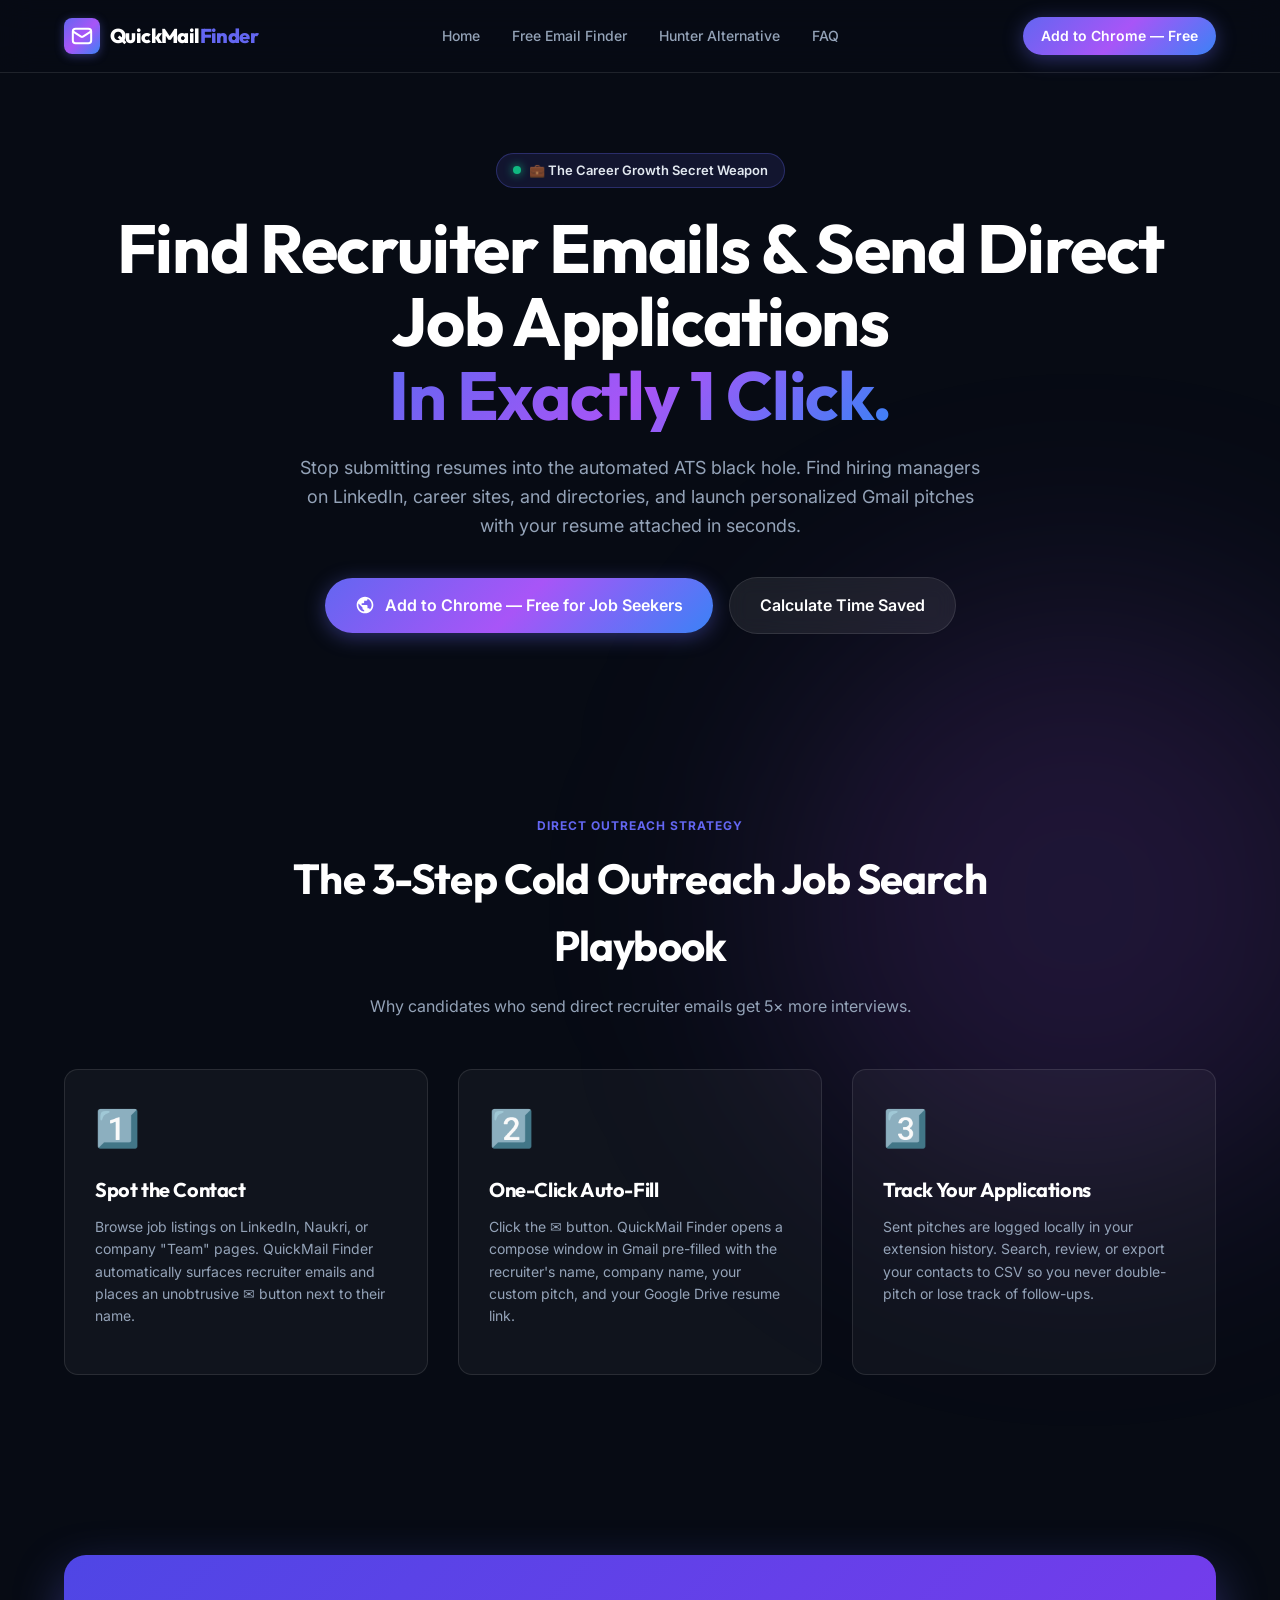
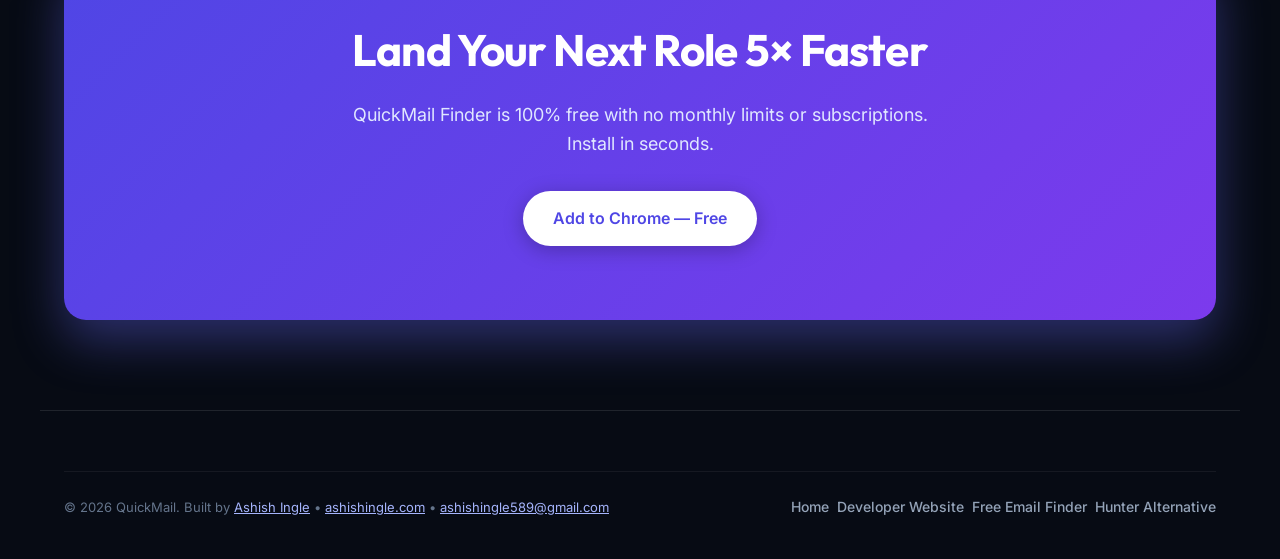
<file: email-finder-for-job-seekers.html>
<!DOCTYPE html>
<html lang="en">
<head>
  <meta charset="UTF-8">
  <meta name="viewport" content="width=device-width, initial-scale=1.0">
  <title>Email Finder for Job Seekers — Reach Recruiters & Hiring Managers Directly | QuickMail Finder</title>
  <meta name="description" content="Bypass the applicant tracking black hole. Find recruiter and hiring manager emails on job boards and company pages, and launch pre-filled pitches with your resume in 1 click.">
  <meta name="keywords" content="find recruiter email on linkedin, email finder for job seekers, cold email for jobs, reach hiring manager directly, job application email tool">
  <link rel="icon" type="image/png" href="icons/icon48.png">
  
  <link rel="preconnect" href="https://fonts.googleapis.com">
  <link rel="preconnect" href="https://fonts.gstatic.com" crossorigin>
  <link href="https://fonts.googleapis.com/css2?family=Inter:wght@400;500;600;700&family=Outfit:wght@600;700;800&display=swap" rel="stylesheet">
  <link rel="stylesheet" href="styles.css">

  <script type="application/ld+json">
  {
    "@context": "https://schema.org",
    "@type": "SoftwareApplication",
    "name": "QuickMail Finder - Email Finder for Job Seekers",
    "applicationCategory": "BusinessApplication",
    "operatingSystem": "Chrome, Brave, Edge",
    "offers": {
      "@type": "Offer",
      "price": "0",
      "priceCurrency": "USD"
    },
    "featureList": "Recruiter Email Detection, Resume Link Pre-fill, Dynamic Job Templates, 1-Click Compose"
  }
  </script>
</head>
<body>

  <div class="ambient-glow glow-2"></div>

  <!-- STICKY NAVBAR -->
  <header class="navbar-wrapper" id="mainHeader">
    <nav class="navbar container">
      <a href="index.html" class="nav-brand">
        <div class="brand-icon">
          <svg width="22" height="22" viewBox="0 0 24 24" fill="none" stroke="currentColor" stroke-width="2.2"><path d="m22 7-8.97 5.7a1.94 1.94 0 0 1-2.06 0L2 7"/><rect width="20" height="16" x="2" y="4" rx="3"/></svg>
        </div>
        <span class="brand-name">QuickMail<span>Finder</span></span>
      </a>
      <div class="nav-links">
        <a href="index.html" class="nav-link">Home</a>
        <a href="free-email-finder.html" class="nav-link">Free Email Finder</a>
        <a href="hunter-alternative.html" class="nav-link">Hunter Alternative</a>
        <a href="index.html#faq" class="nav-link">FAQ</a>
      </div>
      <div class="nav-actions">
        <a href="https://chromewebstore.google.com/detail/quickmail-finder-%E2%80%94-detect/nmghnadnnkageenfiklgoghlelodmked" target="_blank" rel="noopener noreferrer" class="btn btn-primary btn-sm">
          Add to Chrome — Free
        </a>
      </div>
    </nav>
  </header>

  <!-- HERO SECTION -->
  <section class="hero-section container">
    <div class="hero-badge">
      <span class="badge-pulse"></span>
      <span class="badge-text">💼 The Career Growth Secret Weapon</span>
    </div>

    <h1 class="hero-title">
      Find Recruiter Emails & Send Direct Job Applications<br>
      <span class="gradient-text">In Exactly 1 Click.</span>
    </h1>

    <p class="hero-subtitle">
      Stop submitting resumes into the automated ATS black hole. Find hiring managers on LinkedIn, career sites, and directories, and launch personalized Gmail pitches with your resume attached in seconds.
    </p>

    <div class="hero-cta-group">
      <a href="https://chromewebstore.google.com/detail/quickmail-finder-%E2%80%94-detect/nmghnadnnkageenfiklgoghlelodmked" target="_blank" rel="noopener noreferrer" class="btn btn-primary btn-lg">
        <svg width="20" height="20" viewBox="0 0 24 24" fill="currentColor"><path d="M12 2C6.48 2 2 6.48 2 12s4.48 10 10 10 10-4.48 10-10S17.52 2 12 2zm-1 17.93c-3.95-.49-7-3.85-7-7.93 0-.62.08-1.21.21-1.79L9 15v1c0 1.1.9 2 2 2v1.93zm6.9-2.54c-.26-.81-1-1.39-1.9-1.39h-1v-3c0-.55-.45-1-1-1H8v-2h2c.55 0 1-.45 1-1V7h2c1.1 0 2-.9 2-2v-.41c2.93 1.19 5 4.06 5 7.41 0 2.08-.8 3.97-2.1 5.39z"/></svg>
        <span>Add to Chrome — Free for Job Seekers</span>
      </a>
      <a href="index.html#calculator" class="btn btn-secondary btn-lg">
        <span>Calculate Time Saved</span>
      </a>
    </div>
  </section>

  <!-- 3-STEP PLAYBOOK -->
  <section class="section container">
    <div class="section-header">
      <span class="section-tag">Direct Outreach Strategy</span>
      <h2 class="section-title">The 3-Step Cold Outreach Job Search Playbook</h2>
      <p class="section-subtitle">Why candidates who send direct recruiter emails get 5× more interviews.</p>
    </div>

    <div class="persona-grid">
      <div class="persona-card">
        <div class="persona-icon">1️⃣</div>
        <h3>Spot the Contact</h3>
        <p>Browse job listings on LinkedIn, Naukri, or company "Team" pages. QuickMail Finder automatically surfaces recruiter emails and places an unobtrusive ✉ button next to their name.</p>
      </div>

      <div class="persona-card">
        <div class="persona-icon">2️⃣</div>
        <h3>One-Click Auto-Fill</h3>
        <p>Click the ✉ button. QuickMail Finder opens a compose window in Gmail pre-filled with the recruiter's name, company name, your custom pitch, and your Google Drive resume link.</p>
      </div>

      <div class="persona-card">
        <div class="persona-icon">3️⃣</div>
        <h3>Track Your Applications</h3>
        <p>Sent pitches are logged locally in your extension history. Search, review, or export your contacts to CSV so you never double-pitch or lose track of follow-ups.</p>
      </div>
    </div>
  </section>

  <!-- CTA -->
  <section class="section container">
    <div class="final-cta-card">
      <h2>Land Your Next Role 5× Faster</h2>
      <p>QuickMail Finder is 100% free with no monthly limits or subscriptions. Install in seconds.</p>
      <div class="final-cta-actions">
        <a href="https://chromewebstore.google.com/detail/quickmail-finder-%E2%80%94-detect/nmghnadnnkageenfiklgoghlelodmked" target="_blank" rel="noopener noreferrer" class="btn btn-primary btn-lg">
          Add to Chrome — Free
        </a>
      </div>
    </div>
  </section>

  <footer class="footer container">
    <div class="footer-bottom">
      <p>© 2026 QuickMail. Built by <a href="https://ashishingle.com" target="_blank" style="color: #a5b4fc; text-decoration: underline;">Ashish Ingle</a> • <a href="https://ashishingle.com" target="_blank" style="color: #a5b4fc;">ashishingle.com</a> • <a href="mailto:ashishingle589@gmail.com" style="color: #a5b4fc;">ashishingle589@gmail.com</a></p>
      <div class="footer-pills">
        <a href="index.html" class="nav-link">Home</a>
        <a href="https://ashishingle.com" target="_blank" class="nav-link">Developer Website</a>
        <a href="free-email-finder.html" class="nav-link">Free Email Finder</a>
        <a href="hunter-alternative.html" class="nav-link">Hunter Alternative</a>
      </div>
    </div>
  </footer>

  <script src="app.js"></script>
</body>
</html>
</file>
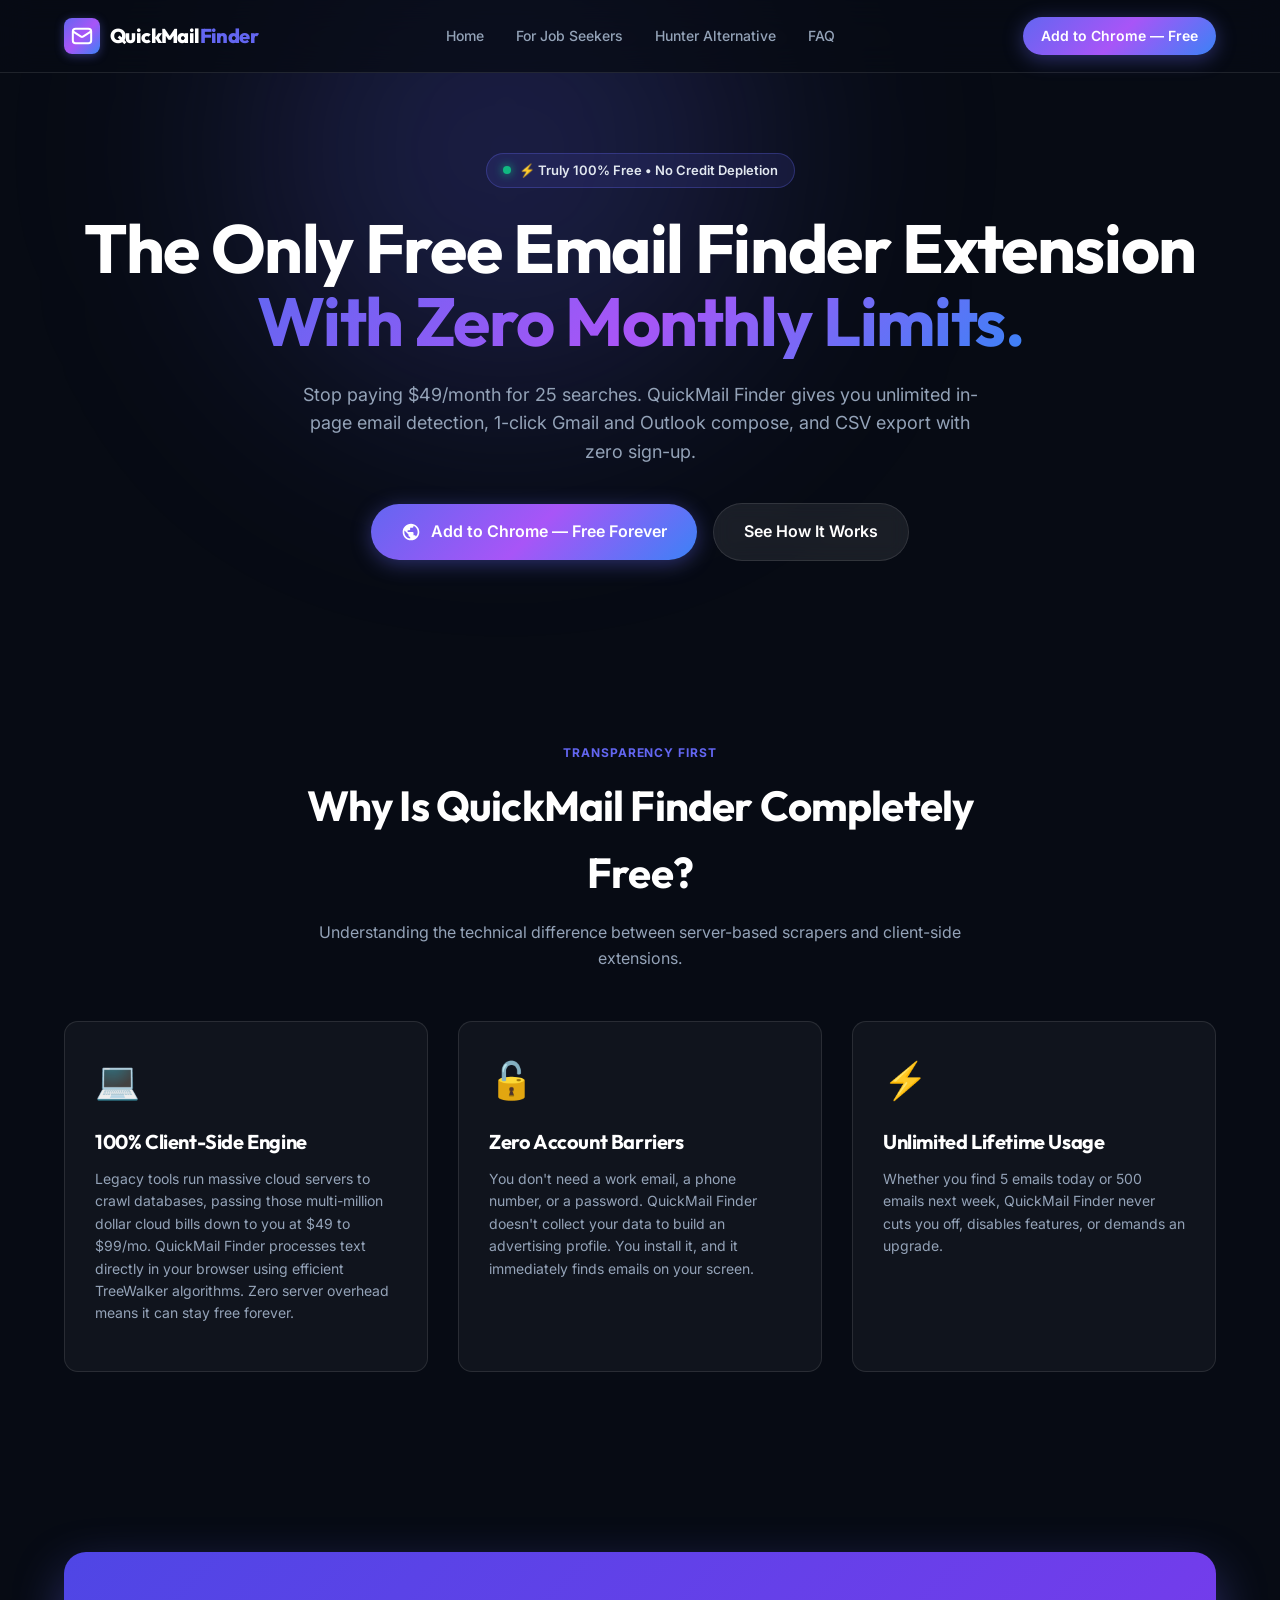
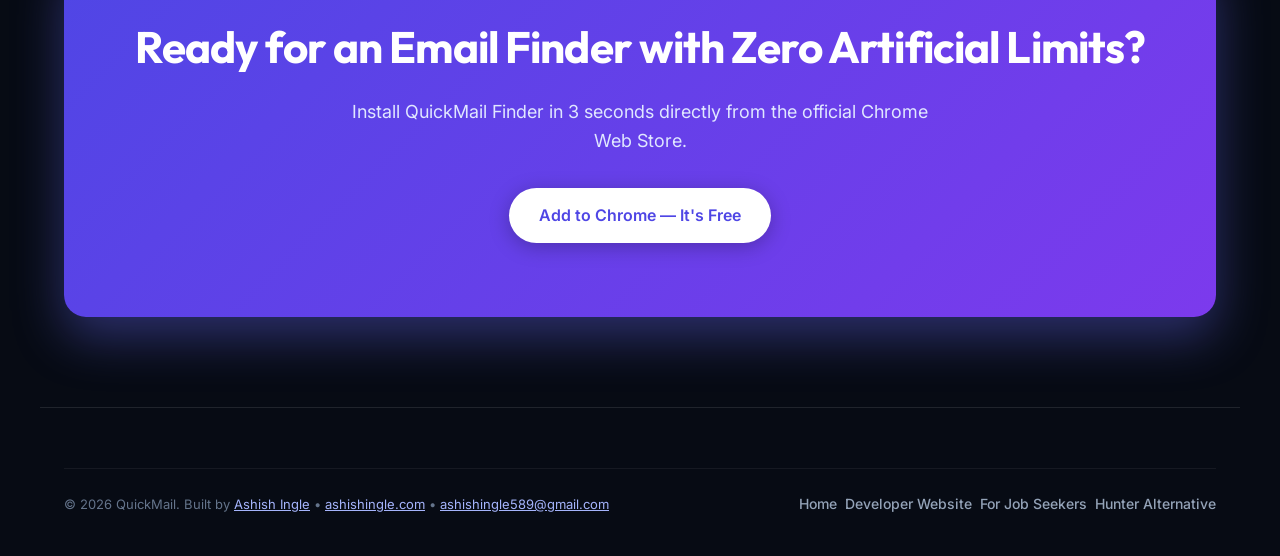
<file: free-email-finder.html>
<!DOCTYPE html>
<html lang="en">
<head>
  <meta charset="UTF-8">
  <meta name="viewport" content="width=device-width, initial-scale=1.0">
  <title>Free Email Finder Chrome Extension — Unlimited, No Signup & No Credits | QuickMail Finder</title>
  <meta name="description" content="Looking for a 100% free email finder? QuickMail Finder detects emails on any website with zero monthly credit limits, no account sign-up, and instant 1-click drafting in Gmail or Outlook.">
  <meta name="keywords" content="free email finder, unlimited email finder, email finder without signup, free email extractor chrome, extract emails to csv free">
  <link rel="icon" type="image/png" href="icons/icon48.png">
  
  <link rel="preconnect" href="https://fonts.googleapis.com">
  <link rel="preconnect" href="https://fonts.gstatic.com" crossorigin>
  <link href="https://fonts.googleapis.com/css2?family=Inter:wght@400;500;600;700&family=Outfit:wght@600;700;800&display=swap" rel="stylesheet">
  <link rel="stylesheet" href="styles.css">

  <script type="application/ld+json">
  {
    "@context": "https://schema.org",
    "@type": "SoftwareApplication",
    "name": "QuickMail Finder - Free Email Finder",
    "applicationCategory": "BusinessApplication",
    "operatingSystem": "Chrome, Brave, Edge",
    "offers": {
      "@type": "Offer",
      "price": "0",
      "priceCurrency": "USD"
    },
    "featureList": "Unlimited Email Detection, In-Page 1-Click Compose, Clean CSV Export, Zero Sign-up"
  }
  </script>
</head>
<body>

  <div class="ambient-glow glow-1"></div>

  <!-- STICKY NAVBAR -->
  <header class="navbar-wrapper" id="mainHeader">
    <nav class="navbar container">
      <a href="index.html" class="nav-brand">
        <div class="brand-icon">
          <svg width="22" height="22" viewBox="0 0 24 24" fill="none" stroke="currentColor" stroke-width="2.2"><path d="m22 7-8.97 5.7a1.94 1.94 0 0 1-2.06 0L2 7"/><rect width="20" height="16" x="2" y="4" rx="3"/></svg>
        </div>
        <span class="brand-name">QuickMail<span>Finder</span></span>
      </a>
      <div class="nav-links">
        <a href="index.html" class="nav-link">Home</a>
        <a href="email-finder-for-job-seekers.html" class="nav-link">For Job Seekers</a>
        <a href="hunter-alternative.html" class="nav-link">Hunter Alternative</a>
        <a href="index.html#faq" class="nav-link">FAQ</a>
      </div>
      <div class="nav-actions">
        <a href="https://chromewebstore.google.com/detail/quickmail-finder-%E2%80%94-detect/nmghnadnnkageenfiklgoghlelodmked" target="_blank" rel="noopener noreferrer" class="btn btn-primary btn-sm">
          Add to Chrome — Free
        </a>
      </div>
    </nav>
  </header>

  <!-- HERO SECTION -->
  <section class="hero-section container">
    <div class="hero-badge">
      <span class="badge-pulse"></span>
      <span class="badge-text">⚡ Truly 100% Free • No Credit Depletion</span>
    </div>

    <h1 class="hero-title">
      The Only Free Email Finder Extension<br>
      <span class="gradient-text">With Zero Monthly Limits.</span>
    </h1>

    <p class="hero-subtitle">
      Stop paying $49/month for 25 searches. QuickMail Finder gives you unlimited in-page email detection, 1-click Gmail and Outlook compose, and CSV export with zero sign-up.
    </p>

    <div class="hero-cta-group">
      <a href="https://chromewebstore.google.com/detail/quickmail-finder-%E2%80%94-detect/nmghnadnnkageenfiklgoghlelodmked" target="_blank" rel="noopener noreferrer" class="btn btn-primary btn-lg">
        <svg width="20" height="20" viewBox="0 0 24 24" fill="currentColor"><path d="M12 2C6.48 2 2 6.48 2 12s4.48 10 10 10 10-4.48 10-10S17.52 2 12 2zm-1 17.93c-3.95-.49-7-3.85-7-7.93 0-.62.08-1.21.21-1.79L9 15v1c0 1.1.9 2 2 2v1.93zm6.9-2.54c-.26-.81-1-1.39-1.9-1.39h-1v-3c0-.55-.45-1-1-1H8v-2h2c.55 0 1-.45 1-1V7h2c1.1 0 2-.9 2-2v-.41c2.93 1.19 5 4.06 5 7.41 0 2.08-.8 3.97-2.1 5.39z"/></svg>
        <span>Add to Chrome — Free Forever</span>
      </a>
      <a href="index.html#demo" class="btn btn-secondary btn-lg">
        <span>See How It Works</span>
      </a>
    </div>
  </section>

  <!-- WHY IS IT FREE SECTION -->
  <section class="section container">
    <div class="section-header">
      <span class="section-tag">Transparency First</span>
      <h2 class="section-title">Why Is QuickMail Finder Completely Free?</h2>
      <p class="section-subtitle">Understanding the technical difference between server-based scrapers and client-side extensions.</p>
    </div>

    <div class="persona-grid">
      <div class="persona-card">
        <div class="persona-icon">💻</div>
        <h3>100% Client-Side Engine</h3>
        <p>Legacy tools run massive cloud servers to crawl databases, passing those multi-million dollar cloud bills down to you at $49 to $99/mo. QuickMail Finder processes text directly in your browser using efficient TreeWalker algorithms. Zero server overhead means it can stay free forever.</p>
      </div>

      <div class="persona-card">
        <div class="persona-icon">🔓</div>
        <h3>Zero Account Barriers</h3>
        <p>You don't need a work email, a phone number, or a password. QuickMail Finder doesn't collect your data to build an advertising profile. You install it, and it immediately finds emails on your screen.</p>
      </div>

      <div class="persona-card">
        <div class="persona-icon">⚡</div>
        <h3>Unlimited Lifetime Usage</h3>
        <p>Whether you find 5 emails today or 500 emails next week, QuickMail Finder never cuts you off, disables features, or demands an upgrade.</p>
      </div>
    </div>
  </section>

  <!-- COMPARISON CALLOUT -->
  <section class="section container">
    <div class="final-cta-card">
      <h2>Ready for an Email Finder with Zero Artificial Limits?</h2>
      <p>Install QuickMail Finder in 3 seconds directly from the official Chrome Web Store.</p>
      <div class="final-cta-actions">
        <a href="https://chromewebstore.google.com/detail/quickmail-finder-%E2%80%94-detect/nmghnadnnkageenfiklgoghlelodmked" target="_blank" rel="noopener noreferrer" class="btn btn-primary btn-lg">
          Add to Chrome — It's Free
        </a>
      </div>
    </div>
  </section>

  <!-- FOOTER -->
  <footer class="footer container">
    <div class="footer-bottom">
      <p>© 2026 QuickMail. Built by <a href="https://ashishingle.com" target="_blank" style="color: #a5b4fc; text-decoration: underline;">Ashish Ingle</a> • <a href="https://ashishingle.com" target="_blank" style="color: #a5b4fc;">ashishingle.com</a> • <a href="mailto:ashishingle589@gmail.com" style="color: #a5b4fc;">ashishingle589@gmail.com</a></p>
      <div class="footer-pills">
        <a href="index.html" class="nav-link">Home</a>
        <a href="https://ashishingle.com" target="_blank" class="nav-link">Developer Website</a>
        <a href="email-finder-for-job-seekers.html" class="nav-link">For Job Seekers</a>
        <a href="hunter-alternative.html" class="nav-link">Hunter Alternative</a>
      </div>
    </div>
  </footer>

  <script src="app.js"></script>
</body>
</html>
</file>
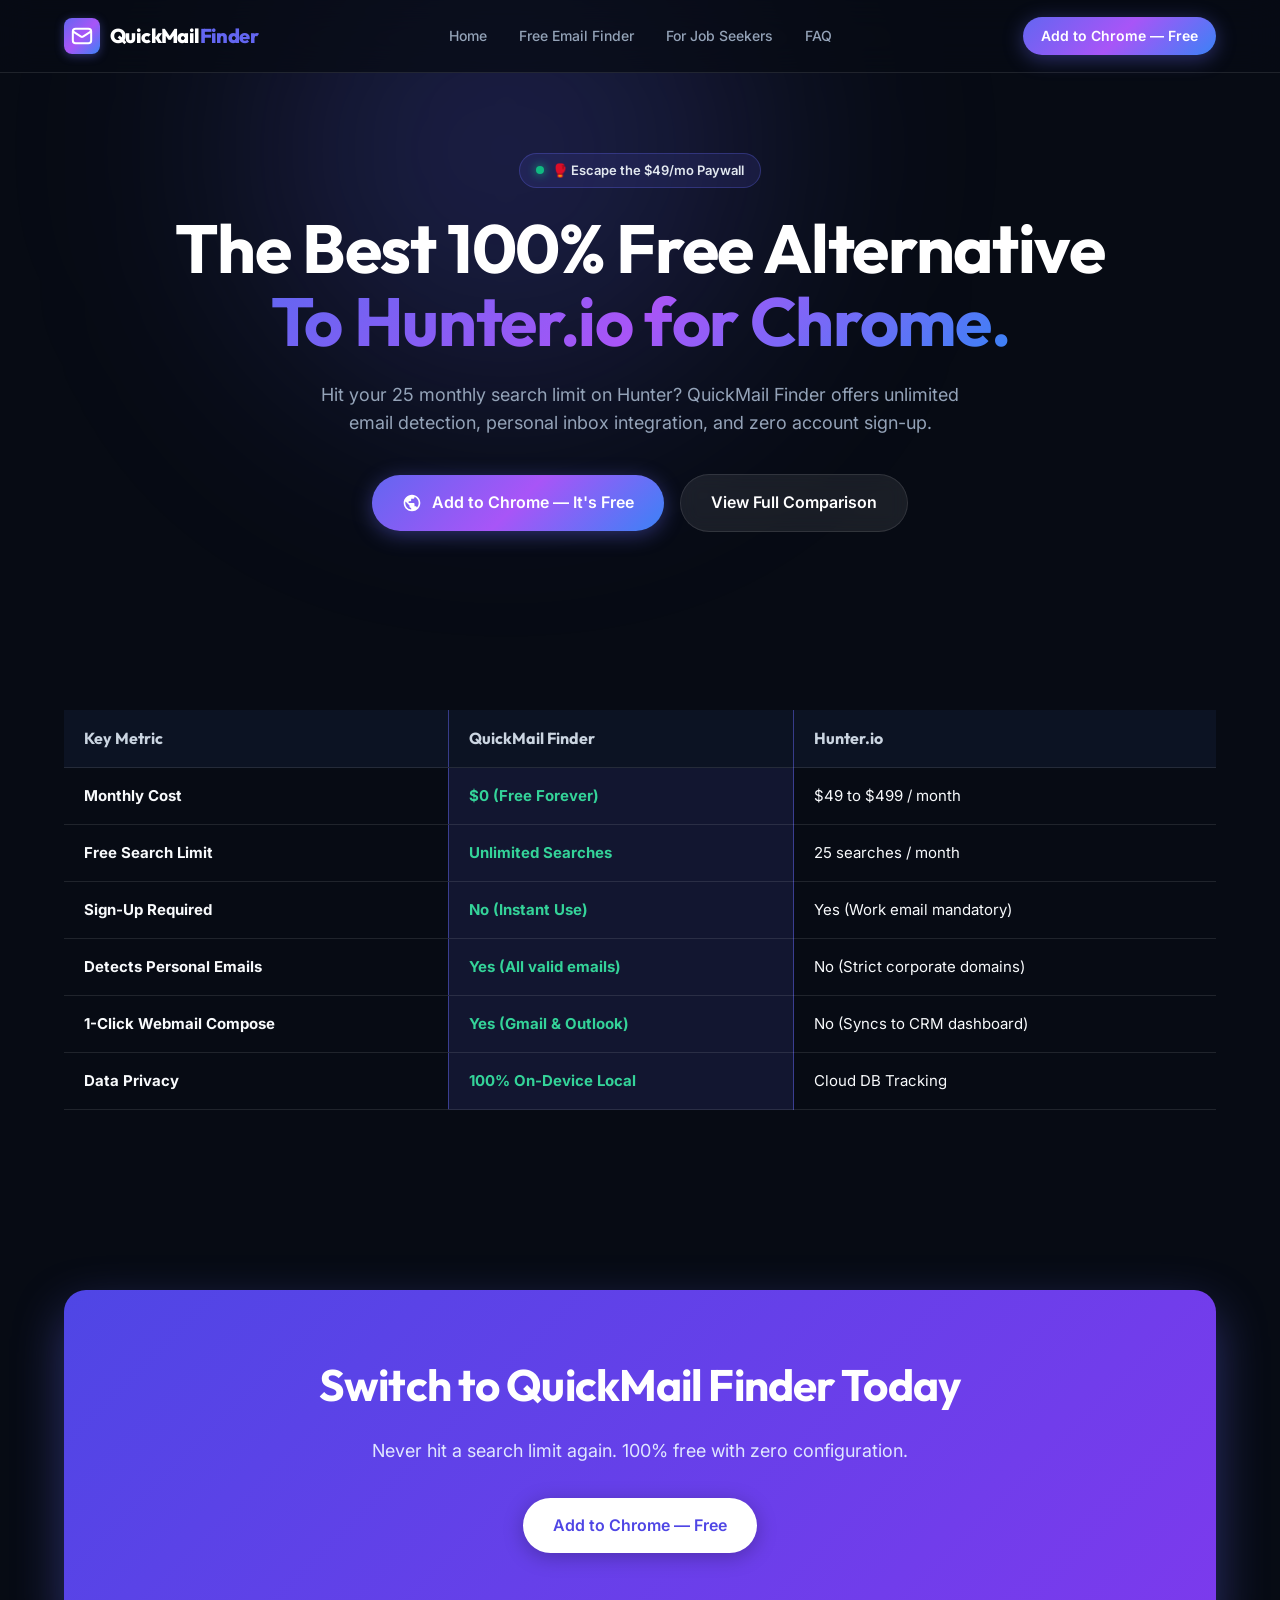
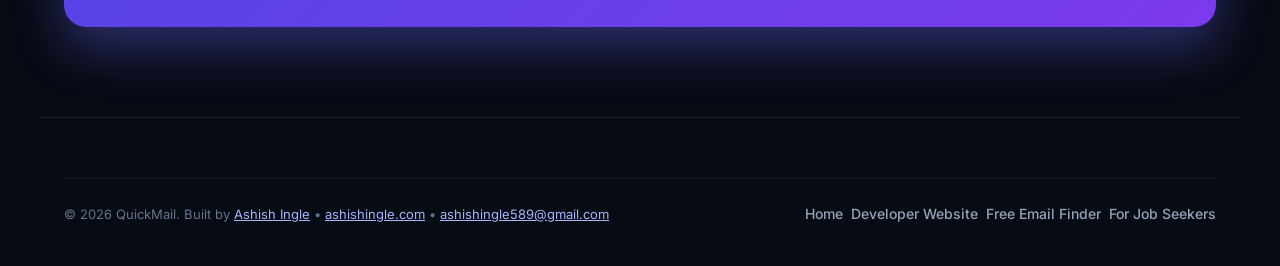
<file: hunter-alternative.html>
<!DOCTYPE html>
<html lang="en">
<head>
  <meta charset="UTF-8">
  <meta name="viewport" content="width=device-width, initial-scale=1.0">
  <title>The Best Free Hunter.io Alternative — Zero Monthly Limits & No Account Required | QuickMail Finder</title>
  <meta name="description" content="Looking for an alternative to Hunter.io? QuickMail Finder gives you unlimited in-page email detection, 1-click Gmail drafting, and CSV export without $49/month subscriptions.">
  <meta name="keywords" content="free hunter io alternative, hunter alternative without signup, unlimited email finder like hunter, free alternative to hunter chrome extension">
  <link rel="icon" type="image/png" href="icons/icon48.png">
  
  <link rel="preconnect" href="https://fonts.googleapis.com">
  <link rel="preconnect" href="https://fonts.gstatic.com" crossorigin>
  <link href="https://fonts.googleapis.com/css2?family=Inter:wght@400;500;600;700&family=Outfit:wght@600;700;800&display=swap" rel="stylesheet">
  <link rel="stylesheet" href="styles.css">

  <script type="application/ld+json">
  {
    "@context": "https://schema.org",
    "@type": "SoftwareApplication",
    "name": "QuickMail Finder - Free Hunter.io Alternative",
    "applicationCategory": "BusinessApplication",
    "operatingSystem": "Chrome, Brave, Edge",
    "offers": {
      "@type": "Offer",
      "price": "0",
      "priceCurrency": "USD"
    },
    "featureList": "Free Hunter Alternative, Unlimited Email Search, 1-Click Compose, No Credit Wall"
  }
  </script>
</head>
<body>

  <div class="ambient-glow glow-1"></div>

  <!-- STICKY NAVBAR -->
  <header class="navbar-wrapper" id="mainHeader">
    <nav class="navbar container">
      <a href="index.html" class="nav-brand">
        <div class="brand-icon">
          <svg width="22" height="22" viewBox="0 0 24 24" fill="none" stroke="currentColor" stroke-width="2.2"><path d="m22 7-8.97 5.7a1.94 1.94 0 0 1-2.06 0L2 7"/><rect width="20" height="16" x="2" y="4" rx="3"/></svg>
        </div>
        <span class="brand-name">QuickMail<span>Finder</span></span>
      </a>
      <div class="nav-links">
        <a href="index.html" class="nav-link">Home</a>
        <a href="free-email-finder.html" class="nav-link">Free Email Finder</a>
        <a href="email-finder-for-job-seekers.html" class="nav-link">For Job Seekers</a>
        <a href="index.html#faq" class="nav-link">FAQ</a>
      </div>
      <div class="nav-actions">
        <a href="https://chromewebstore.google.com/detail/quickmail-finder-%E2%80%94-detect/nmghnadnnkageenfiklgoghlelodmked" target="_blank" rel="noopener noreferrer" class="btn btn-primary btn-sm">
          Add to Chrome — Free
        </a>
      </div>
    </nav>
  </header>

  <!-- HERO SECTION -->
  <section class="hero-section container">
    <div class="hero-badge">
      <span class="badge-pulse"></span>
      <span class="badge-text">🥊 Escape the $49/mo Paywall</span>
    </div>

    <h1 class="hero-title">
      The Best 100% Free Alternative<br>
      <span class="gradient-text">To Hunter.io for Chrome.</span>
    </h1>

    <p class="hero-subtitle">
      Hit your 25 monthly search limit on Hunter? QuickMail Finder offers unlimited email detection, personal inbox integration, and zero account sign-up.
    </p>

    <div class="hero-cta-group">
      <a href="https://chromewebstore.google.com/detail/quickmail-finder-%E2%80%94-detect/nmghnadnnkageenfiklgoghlelodmked" target="_blank" rel="noopener noreferrer" class="btn btn-primary btn-lg">
        <svg width="20" height="20" viewBox="0 0 24 24" fill="currentColor"><path d="M12 2C6.48 2 2 6.48 2 12s4.48 10 10 10 10-4.48 10-10S17.52 2 12 2zm-1 17.93c-3.95-.49-7-3.85-7-7.93 0-.62.08-1.21.21-1.79L9 15v1c0 1.1.9 2 2 2v1.93zm6.9-2.54c-.26-.81-1-1.39-1.9-1.39h-1v-3c0-.55-.45-1-1-1H8v-2h2c.55 0 1-.45 1-1V7h2c1.1 0 2-.9 2-2v-.41c2.93 1.19 5 4.06 5 7.41 0 2.08-.8 3.97-2.1 5.39z"/></svg>
        <span>Add to Chrome — It's Free</span>
      </a>
      <a href="index.html#comparison" class="btn btn-secondary btn-lg">
        <span>View Full Comparison</span>
      </a>
    </div>
  </section>

  <!-- DIRECT COMPARISON -->
  <section class="section container">
    <div class="table-responsive">
      <table class="comparison-table">
        <thead>
          <tr>
            <th>Key Metric</th>
            <th class="col-highlight">QuickMail Finder</th>
            <th>Hunter.io</th>
          </tr>
        </thead>
        <tbody>
          <tr>
            <td><strong>Monthly Cost</strong></td>
            <td class="col-highlight text-green"><strong>$0 (Free Forever)</strong></td>
            <td>$49 to $499 / month</td>
          </tr>
          <tr>
            <td><strong>Free Search Limit</strong></td>
            <td class="col-highlight text-green"><strong>Unlimited Searches</strong></td>
            <td>25 searches / month</td>
          </tr>
          <tr>
            <td><strong>Sign-Up Required</strong></td>
            <td class="col-highlight text-green"><strong>No (Instant Use)</strong></td>
            <td>Yes (Work email mandatory)</td>
          </tr>
          <tr>
            <td><strong>Detects Personal Emails</strong></td>
            <td class="col-highlight text-green"><strong>Yes (All valid emails)</strong></td>
            <td>No (Strict corporate domains)</td>
          </tr>
          <tr>
            <td><strong>1-Click Webmail Compose</strong></td>
            <td class="col-highlight text-green"><strong>Yes (Gmail & Outlook)</strong></td>
            <td>No (Syncs to CRM dashboard)</td>
          </tr>
          <tr>
            <td><strong>Data Privacy</strong></td>
            <td class="col-highlight text-green"><strong>100% On-Device Local</strong></td>
            <td>Cloud DB Tracking</td>
          </tr>
        </tbody>
      </table>
    </div>
  </section>

  <!-- CTA -->
  <section class="section container">
    <div class="final-cta-card">
      <h2>Switch to QuickMail Finder Today</h2>
      <p>Never hit a search limit again. 100% free with zero configuration.</p>
      <div class="final-cta-actions">
        <a href="https://chromewebstore.google.com/detail/quickmail-finder-%E2%80%94-detect/nmghnadnnkageenfiklgoghlelodmked" target="_blank" rel="noopener noreferrer" class="btn btn-primary btn-lg">
          Add to Chrome — Free
        </a>
      </div>
    </div>
  </section>

  <footer class="footer container">
    <div class="footer-bottom">
      <p>© 2026 QuickMail. Built by <a href="https://ashishingle.com" target="_blank" style="color: #a5b4fc; text-decoration: underline;">Ashish Ingle</a> • <a href="https://ashishingle.com" target="_blank" style="color: #a5b4fc;">ashishingle.com</a> • <a href="mailto:ashishingle589@gmail.com" style="color: #a5b4fc;">ashishingle589@gmail.com</a></p>
      <div class="footer-pills">
        <a href="index.html" class="nav-link">Home</a>
        <a href="https://ashishingle.com" target="_blank" class="nav-link">Developer Website</a>
        <a href="free-email-finder.html" class="nav-link">Free Email Finder</a>
        <a href="email-finder-for-job-seekers.html" class="nav-link">For Job Seekers</a>
      </div>
    </div>
  </footer>

  <script src="app.js"></script>
</body>
</html>
</file>
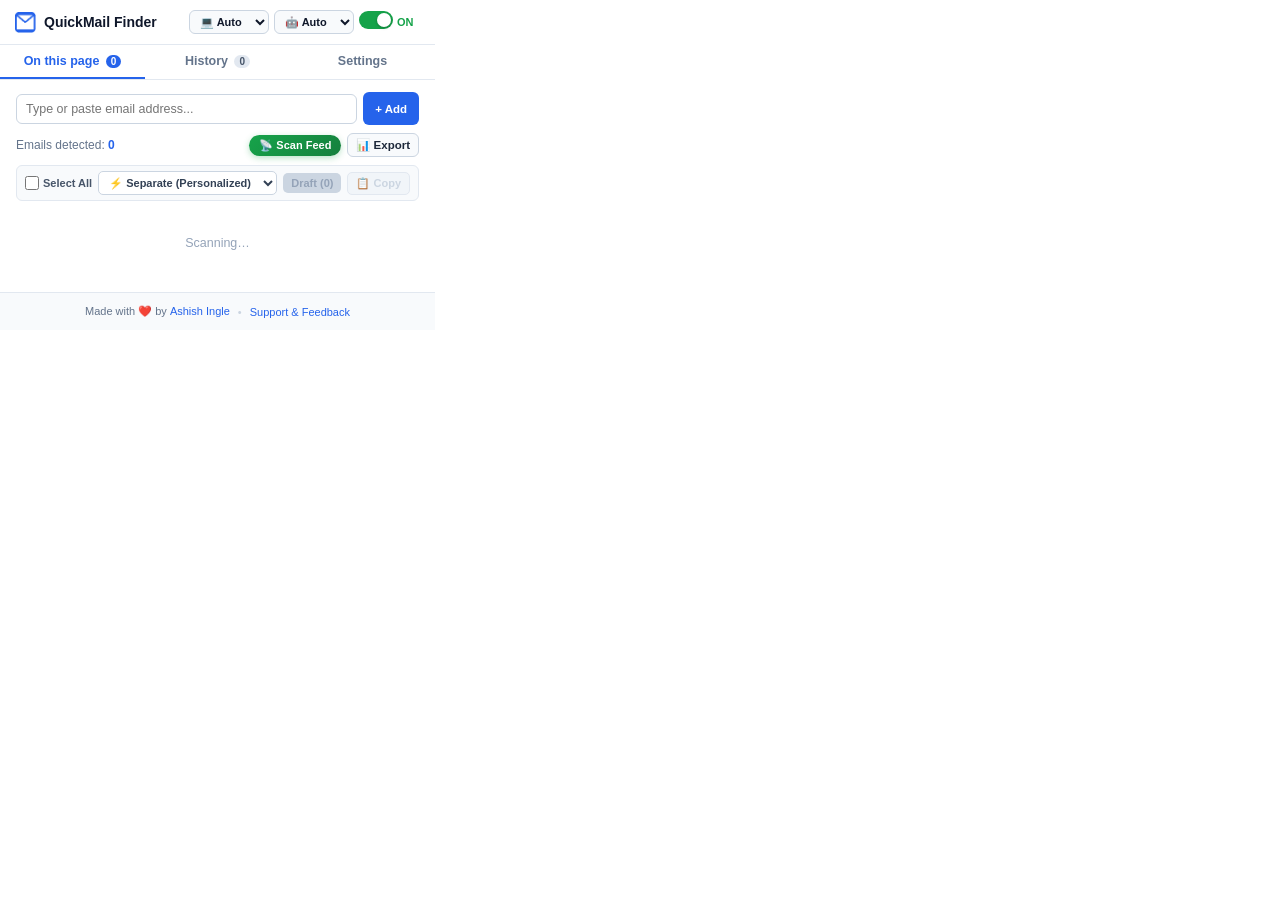
<file: popup.html>
<!DOCTYPE html>
<html>
<head>
  <meta charset="utf-8" />
  <title>QuickMail Finder</title>
  <link rel="stylesheet" href="popup.css" />
</head>
<body>
  <header>
    <div class="header-left">
      <img src="icons/icon48.png" alt="" />
      <h1>QuickMail Finder</h1>
    </div>
    <div class="header-right">
      <select id="theme-select" class="mode-select" title="Switch UI Theme">
        <option value="system">💻 Auto</option>
        <option value="dark">🌙 Dark</option>
        <option value="light">☀️ Light</option>
      </select>
      <select id="detection-mode-select" class="mode-select" title="Switch Email Detection Mode">
        <option value="auto">🤖 Auto</option>
        <option value="manual">🎯 Manual</option>
      </select>
      <div class="toggle-group">
        <label class="toggle-switch" title="Turn Extension ON/OFF">
          <input type="checkbox" id="extension-toggle" checked />
          <span class="toggle-slider"></span>
        </label>
        <span id="toggle-label" class="toggle-status-text">ON</span>
      </div>
    </div>
  </header>

  <div id="off-banner" class="off-banner" style="display: none;">
    ⏸️ Extension is currently <b>OFF</b>. Page scanning is paused.
  </div>

  <div id="toast" class="toast"></div>

  <section class="tabs">
    <button class="tab-btn active" data-tab="page">On this page <span id="tab-page-badge" class="tab-badge">0</span></button>
    <button class="tab-btn" data-tab="history">History <span id="tab-history-badge" class="tab-badge">0</span></button>
    <button class="tab-btn" data-tab="template">Settings</button>
  </section>

  <section id="tab-page" class="tab-panel active">
    <!-- Sentiment Review Prompt Banner -->
    <div id="review-sentiment-card" class="review-sentiment-card" style="display: none;">
      <button type="button" id="review-close-btn" class="review-close-btn" title="Dismiss">✕</button>
      
      <!-- State 1: Sentiment Check -->
      <div id="review-state-ask" class="review-state">
        <p class="review-title">✨ <b>Enjoying QuickMail Finder?</b></p>
        <div class="review-btn-row">
          <button type="button" id="review-btn-happy" class="review-btn review-btn-yes">😍 Loving it!</button>
          <button type="button" id="review-btn-unhappy" class="review-btn review-btn-no">😕 Not really</button>
        </div>
      </div>

      <!-- State 2A: High Sentiment -> CWS Review -->
      <div id="review-state-cws" class="review-state" style="display: none;">
        <p class="review-title">⭐ <b>That makes our day!</b></p>
        <p class="review-subtext">Could you take 20 seconds to leave a 5-star review? It helps other job seekers find us!</p>
        <div class="review-btn-row">
          <a href="https://chromewebstore.google.com/detail/quickmail-finder-%E2%80%94-detect/nmghnadnnkageenfiklgoghlelodmked/reviews" target="_blank" id="review-btn-store" class="review-btn review-btn-store">⭐ Leave a Review</a>
          <button type="button" id="review-btn-later" class="review-btn review-btn-dismiss">Maybe later</button>
        </div>
      </div>

      <!-- State 2B: Low Sentiment -> Private Feedback Form -->
      <div id="review-state-feedback" class="review-state" style="display: none;">
        <p class="review-title">💬 <b>We want to make it better!</b></p>
        <p class="review-subtext">Tell our engineer directly what went wrong so we can fix it for your websites.</p>
        <div class="review-btn-row">
          <a href="https://forms.gle/2UYCV6p4bWYiG4jPA" target="_blank" id="review-btn-form" class="review-btn review-btn-form">📝 Send Feedback</a>
          <button type="button" id="review-btn-never" class="review-btn review-btn-dismiss">Don't ask again</button>
        </div>
      </div>
    </div>

    <!-- Referral & Friend Share Card (QMF-018) -->
    <div id="referral-share-card" class="referral-share-card" style="display: none;">
      <button type="button" id="referral-close-btn" class="review-close-btn" title="Dismiss">✕</button>
      <p class="review-title">🤝 <b>Know someone on the job hunt?</b></p>
      <p class="review-subtext">You've drafted multiple applications with QuickMail Finder! Help a fellow applicant or freelancer save hours on outreach today:</p>
      <div class="review-btn-row">
        <a href="https://twitter.com/intent/tweet?text=Found%20a%20game-changing%20free%20tool%20for%20job%20seekers%3A%20QuickMail%20Finder%20detects%20recruiter%20emails%20and%20opens%20pre-filled%20Gmail%20drafts%20in%201%20click%20with%20your%20resume%20attached%20(100%25%20free%2C%20no%20paywalls)%3A%20https%3A%2F%2Fchromewebstore.google.com%2Fdetail%2Fquickmail-finder-%25E2%2580%2594-detect%2Fnmghnadnnkageenfiklgoghlelodmked" target="_blank" class="review-btn review-btn-store">🐦 Share on X</a>
        <a href="https://www.linkedin.com/sharing/share-offsite/?url=https%3A%2F%2Fchromewebstore.google.com%2Fdetail%2Fquickmail-finder-%25E2%2580%2594-detect%2Fnmghnadnnkageenfiklgoghlelodmked" target="_blank" class="review-btn review-btn-form">💼 LinkedIn</a>
        <a href="https://api.whatsapp.com/send?text=Hey!%20Check%20out%20this%20free%20Chrome%20extension%20for%20emailing%20recruiters%20directly%3A%20https%3A%2F%2Fchromewebstore.google.com%2Fdetail%2Fquickmail-finder-%25E2%2580%2594-detect%2Fnmghnadnnkageenfiklgoghlelodmked" target="_blank" class="review-btn review-btn-yes">💬 WhatsApp</a>
      </div>
    </div>

    <div id="domain-restricted-banner" class="restricted-banner" style="display: none;">
      <span>🚫 <b>Website Restricted:</b> <span id="restricted-domain-name"></span> is excluded from scanning.</span>
      <button type="button" id="unrestrict-domain-btn" class="unrestrict-btn">Allow Site</button>
    </div>
    <div class="manual-add-bar">
      <input type="email" id="manual-email-input" placeholder="Type or paste email address..." />
      <button id="add-manual-email-btn" class="add-manual-btn">+ Add</button>
    </div>
    <span id="manual-add-status" class="manual-add-status"></span>
    <div class="panel-header">
      <p class="hint">Emails detected: <b id="page-email-count" class="count-highlight">0</b></p>
      <div class="panel-header-actions">
        <button id="auto-scan-btn" class="auto-scan-btn" title="Auto-scroll page and collect all emails">📡 Scan Feed</button>
        <button id="export-page-btn" class="export-btn" title="Export page emails to Excel (.csv)">📊 Export</button>
      </div>
    </div>
    <div class="bulk-bar">
      <label class="select-all-label"><input type="checkbox" id="select-all-page" /> Select All</label>
      <select id="bulk-mode-page" class="bulk-mode-select" title="Choose how to send bulk emails">
        <option value="separate">⚡ Separate (Personalized)</option>
        <option value="bcc">🔒 BCC (Hidden List)</option>
        <option value="to">👥 To (Shared List)</option>
      </select>
      <button id="draft-selected-page-btn" class="bulk-draft-btn" disabled>Draft (0)</button>
      <button id="copy-selected-page-btn" class="bulk-action-btn" disabled title="Copy selected emails to clipboard">📋 Copy</button>
    </div>
    <div id="email-list" class="email-list">
      <p class="empty">Scanning…</p>
    </div>
  </section>

  <section id="tab-history" class="tab-panel">
    <div class="history-filter-bar">
      <input type="text" id="history-search" placeholder="Search emails, domains, titles…" />
      <select id="history-status-filter" title="Filter by status">
        <option value="all">All</option>
        <option value="Pending">Pending</option>
        <option value="Submitted">Submitted</option>
      </select>
    </div>
    <div class="history-count-bar">
      <span id="history-count-text">Loading history…</span>
      <span id="history-selection-text"></span>
    </div>
    <div class="history-summary-bar">
      <label class="select-all-label"><input type="checkbox" id="select-all-history" /> Select All</label>
      <select id="bulk-mode-history" class="bulk-mode-select" title="Choose how to send bulk emails">
        <option value="separate">⚡ Separate (Personalized)</option>
        <option value="bcc">🔒 BCC (Hidden List)</option>
        <option value="to">👥 To (Shared List)</option>
      </select>
      <button id="draft-selected-history-btn" class="bulk-draft-btn" disabled>Draft (0)</button>
      <button id="copy-selected-history-btn" class="bulk-action-btn" disabled title="Copy selected emails to clipboard">📋 Copy</button>
    </div>
    <div class="history-bulk-status-row">
      <span class="bulk-status-label">Bulk Status:</span>
      <button id="mark-submitted-history-btn" class="bulk-status-btn submitted" disabled>Mark ✅ Submitted</button>
      <button id="mark-pending-history-btn" class="bulk-status-btn pending" disabled>Mark ⏳ Pending</button>
    </div>
    <div id="history-list" class="email-list history-list">
      <p class="empty">Loading…</p>
    </div>
    <div class="history-actions">
      <button id="export-history-btn" class="export-btn-full" title="Export email history to Excel (.csv)">📊 Export to Excel (.csv)</button>
      <button id="clear-history-btn" class="secondary-btn">Clear history</button>
    </div>
  </section>

  <section id="tab-template" class="tab-panel">
    <label>Send via</label>
    <select id="provider">
      <option value="gmail">Gmail</option>
      <option value="outlook">Outlook</option>
    </select>

    <label>Draft Window Layout</label>
    <select id="draftWindowStyle">
      <option value="batch_window">🚀 1. One Window with Tabs (All drafts in 1 window, auto-advances on send — Recommended)</option>
      <option value="bouncing_popups">🏓 2. Bouncing Cascade Windows (Separate windows bouncing left-to-right like a ball game)</option>
    </select>
    <p class="placeholders" style="margin-top: 2px; margin-bottom: 8px;">
      <b>Option 1:</b> Opens 1 single window with all drafts preloaded in parallel tabs. When you click Send, it auto-advances to the next tab.<br/>
      <b>Option 2:</b> Opens separate windows that step right across the screen and bounce back like a ball game, leaving Send buttons exposed.
    </p>

    <label>Send from account</label>
    <input type="text" id="fromAccount" placeholder="e.g. yourname@gmail.com or 0" />
    <p class="placeholders" id="account-help">
      Gmail: enter account position (0 = primary/first, 1 = second, etc.) or full email.
      Defaults to position 0 (first account) if left blank. Outlook: enter your email address.
    </p>

    <label>Your Name (Used in {yourName} placeholder)</label>
    <input type="text" id="yourName" placeholder="e.g. Ashish Ingle" />

    <label>Google Drive File / PDF Link (Optional)</label>
    <input type="url" id="driveLink" placeholder="e.g. https://drive.google.com/file/d/..." />

    <label>Document Name / Title</label>
    <input type="text" id="driveTitle" placeholder="e.g. Resume_Ashish_Ingle.pdf" />

    <label>Attachment Display Style (Live Preview Below)</label>
    <select id="driveStyle">
      <option value="link">✅ Clean Hyperlink (Best Spam Deliverability)</option>
      <option value="pill">🏷️ Compact Attachment Pill</option>
      <option value="card">📦 Full Document Box Card</option>
    </select>

    <div class="demo-box">
      <div class="demo-title">👁️ Live Attachment Demo Look</div>
      <div id="drive-demo-preview" class="demo-preview-content"></div>
    </div>

    <label>Subject template</label>
    <input type="text" id="subjectTemplate" />

    <label>Body template</label>
    <textarea id="bodyTemplate" rows="5"></textarea>

    <p class="placeholders">
      Placeholders: <code>{name}</code> <code>{company}</code>
      <code>{email}</code> <code>{yourName}</code> <code>{driveLink}</code><br>
      Create links like this: <code>[Portfolio](https://ashishingle.com)</code>
    </p>

    <div class="settings-divider"></div>
    <div class="settings-section-title">🚫 Restricted Websites &amp; Emails</div>
    <p class="placeholders" style="margin-top: 2px; margin-bottom: 8px;">
      Prevent email scanning on specific websites and stop personal or sensitive emails from being detected or drafted.
    </p>

    <label>Restricted Websites (Never Scan)</label>
    <div class="restriction-field-wrap">
      <textarea id="restrictedDomains" rows="2" placeholder="e.g. mail.google.com, outlook.live.com, internal.company.com"></textarea>
      <button type="button" id="add-current-domain-btn" class="quick-add-rule-btn" title="Add current active site to restricted list">+ Add Current Site</button>
    </div>
    <p class="placeholders" style="margin-top: 2px; margin-bottom: 10px;">
      Comma or newline separated. Email detection and badge counts are completely disabled on these domains.
    </p>

    <label>Restricted Emails (Never Capture / Ignore)</label>
    <div class="restriction-field-wrap">
      <textarea id="restrictedEmails" rows="2" placeholder="e.g. mypersonal@gmail.com, noreply@*, alerts@*"></textarea>
      <button type="button" id="add-account-email-btn" class="quick-add-rule-btn" title="Add your sender email to restricted list">+ Add My Email</button>
    </div>
    <p class="placeholders" style="margin-top: 2px; margin-bottom: 12px;">
      Comma or newline separated. Supports wildcards like <code>noreply@*</code>. These emails will never be detected, saved to history, or drafted.
    </p>

    <button id="save-btn">Save Settings</button>
    <p id="save-status"></p>
  </section>

  <!-- Footer -->
  <footer class="app-footer">
    <div class="footer-content">
      <span>Made with ❤️ by <a href="https://ashishingle.com" target="_blank" class="footer-link">Ashish Ingle</a></span>
      <span class="footer-divider">•</span>
      <a href="https://forms.gle/2UYCV6p4bWYiG4jPA" target="_blank" class="footer-link">Support & Feedback</a>
    </div>
  </footer>

  <script src="popup.js"></script>
</body>
</html>
</file>
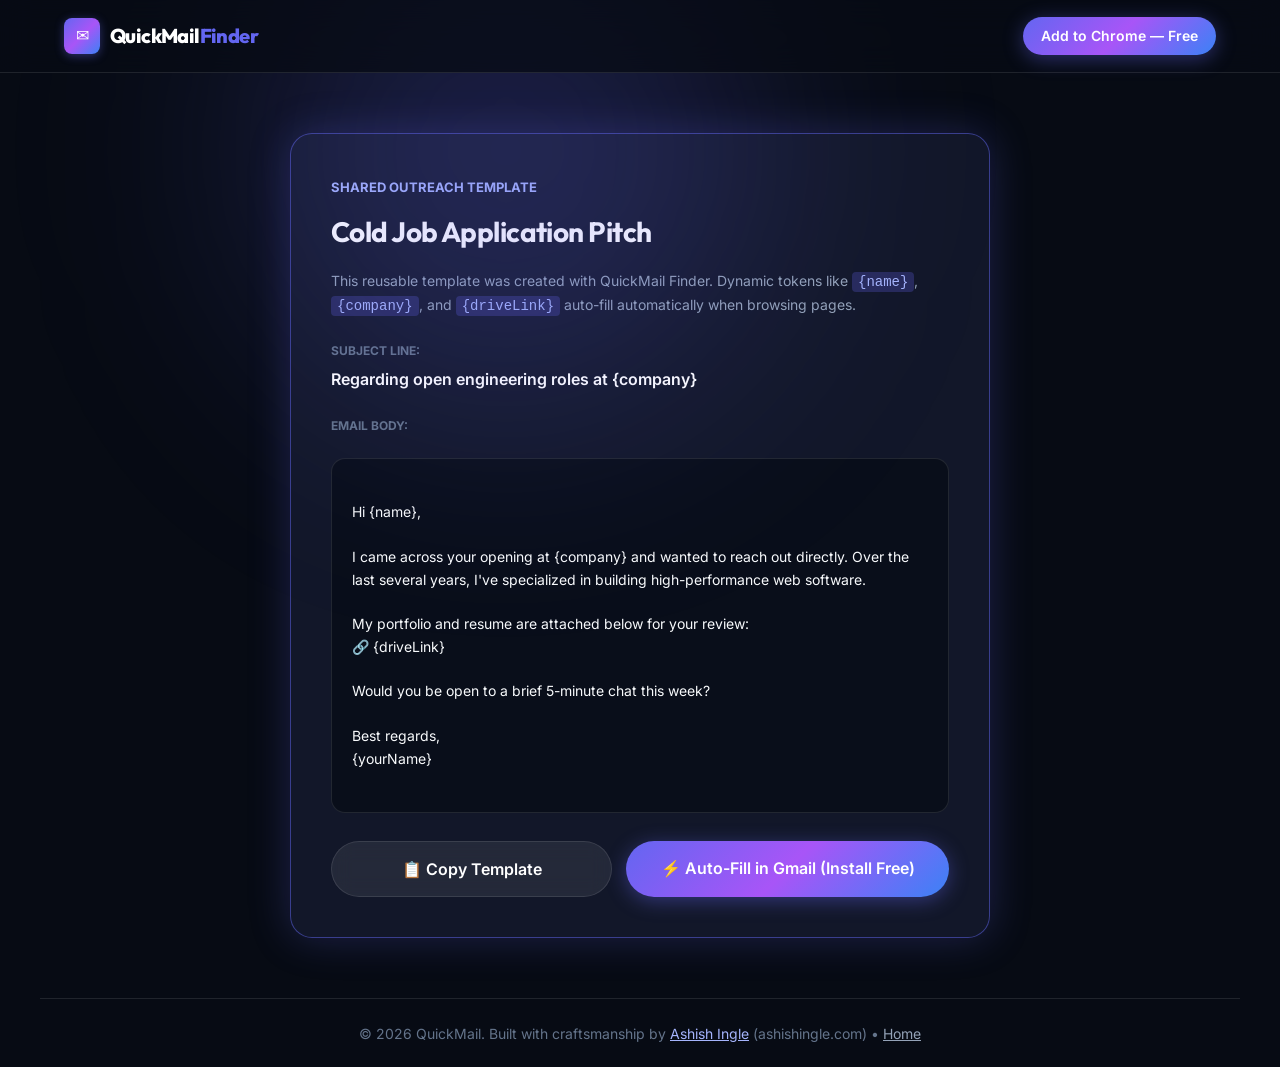
<file: template.html>
<!DOCTYPE html>
<html lang="en">
<head>
  <meta charset="UTF-8">
  <meta name="viewport" content="width=device-width, initial-scale=1.0">
  <title>Shared Outreach Template | QuickMail Finder</title>
  <link rel="preconnect" href="https://fonts.googleapis.com">
  <link rel="preconnect" href="https://fonts.gstatic.com" crossorigin>
  <link href="https://fonts.googleapis.com/css2?family=Inter:wght@400;500;600;700&family=Outfit:wght@600;700;800&display=swap" rel="stylesheet">
  <link rel="icon" type="image/png" href="icons/icon48.png">
  <link rel="stylesheet" href="styles.css">
  <style>
    .template-box {
      max-width: 700px;
      margin: 60px auto;
      background: rgba(20, 27, 45, 0.85);
      border: 1px solid var(--border-active);
      border-radius: var(--radius-lg);
      padding: 40px;
      box-shadow: var(--shadow-glow);
    }
    .token-highlight {
      background: rgba(99, 102, 241, 0.25);
      color: #a5b4fc;
      padding: 2px 6px;
      border-radius: 4px;
      font-family: monospace;
    }
    .template-display {
      background: #090e1a;
      border: 1px solid var(--border-subtle);
      border-radius: var(--radius-md);
      padding: 20px;
      margin: 20px 0;
      white-space: pre-wrap;
      font-size: 14px;
      line-height: 1.6;
    }
  </style>
</head>
<body>
  <div class="ambient-glow glow-1"></div>

  <header class="navbar-wrapper">
    <nav class="navbar container">
      <a href="index.html" class="nav-brand">
        <div class="brand-icon">✉</div>
        <span class="brand-name">QuickMail<span>Finder</span></span>
      </a>
      <a href="https://chromewebstore.google.com/detail/quickmail-finder-%E2%80%94-detect/nmghnadnnkageenfiklgoghlelodmked" target="_blank" class="btn btn-primary btn-sm">Add to Chrome — Free</a>
    </nav>
  </header>

  <div class="container">
    <div class="template-box">
      <span class="badge-text" style="color: #a5b4fc; font-size: 13px; font-weight: 700; text-transform: uppercase;">Shared Outreach Template</span>
      <h1 id="templateTitle" style="font-size: 28px; margin: 10px 0 16px;">Cold Job Application Pitch</h1>
      
      <p style="color: var(--text-secondary); font-size: 14px;">This reusable template was created with QuickMail Finder. Dynamic tokens like <span class="token-highlight">{name}</span>, <span class="token-highlight">{company}</span>, and <span class="token-highlight">{driveLink}</span> auto-fill automatically when browsing pages.</p>

      <div style="margin-top: 20px;">
        <label style="font-size: 12px; color: var(--text-muted); text-transform: uppercase; font-weight: 700;">Subject Line:</label>
        <div id="templateSubject" style="font-weight: 600; font-size: 16px; margin-top: 4px; color: #fff;">Regarding open engineering roles at {company}</div>
      </div>

      <div style="margin-top: 20px;">
        <label style="font-size: 12px; color: var(--text-muted); text-transform: uppercase; font-weight: 700;">Email Body:</label>
        <div id="templateBody" class="template-display">
Hi {name},

I came across your opening at {company} and wanted to reach out directly. Over the last several years, I've specialized in building high-performance web software.

My portfolio and resume are attached below for your review:
🔗 {driveLink}

Would you be open to a brief 5-minute chat this week?

Best regards,
{yourName}
        </div>
      </div>

      <div style="display: flex; gap: 14px; flex-wrap: wrap; margin-top: 28px;">
        <button id="copyTemplateBtn" class="btn btn-secondary btn-lg" style="flex: 1;" onclick="copyTemplate()">
          📋 Copy Template
        </button>
        <a href="https://chromewebstore.google.com/detail/quickmail-finder-%E2%80%94-detect/nmghnadnnkageenfiklgoghlelodmked" target="_blank" class="btn btn-primary btn-lg" style="flex: 1.2;">
          ⚡ Auto-Fill in Gmail (Install Free)
        </a>
      </div>
    </div>
  </div>

  <!-- FOOTER -->
  <footer class="footer container" style="margin-top: 40px; border-top: 1px solid var(--border-subtle); padding: 24px 0; text-align: center;">
    <p style="font-size: 14px; color: var(--text-muted);">
      © 2026 QuickMail. Built with craftsmanship by <a href="https://ashishingle.com" target="_blank" style="color: #a5b4fc; text-decoration: underline;">Ashish Ingle</a> (ashishingle.com) • <a href="index.html" style="color: var(--text-secondary);">Home</a>
    </p>
  </footer>

  <script>
    function copyTemplate() {
      const subject = document.getElementById('templateSubject').innerText;
      const body = document.getElementById('templateBody').innerText;
      const fullText = "Subject: " + subject + "\n\n" + body;
      navigator.clipboard.writeText(fullText).then(() => {
        const btn = document.getElementById('copyTemplateBtn');
        btn.innerText = "✅ Copied to Clipboard!";
        setTimeout(() => { btn.innerText = "📋 Copy Template"; }, 2000);
      });
    }

    // Parse URL parameters if present
    const params = new URLSearchParams(window.location.search);
    if (params.has('title')) document.getElementById('templateTitle').innerText = params.get('title');
    if (params.has('subject')) document.getElementById('templateSubject').innerText = params.get('subject');
    if (params.has('body')) document.getElementById('templateBody').innerText = params.get('body');
  </script>
</body>
</html>
</file>
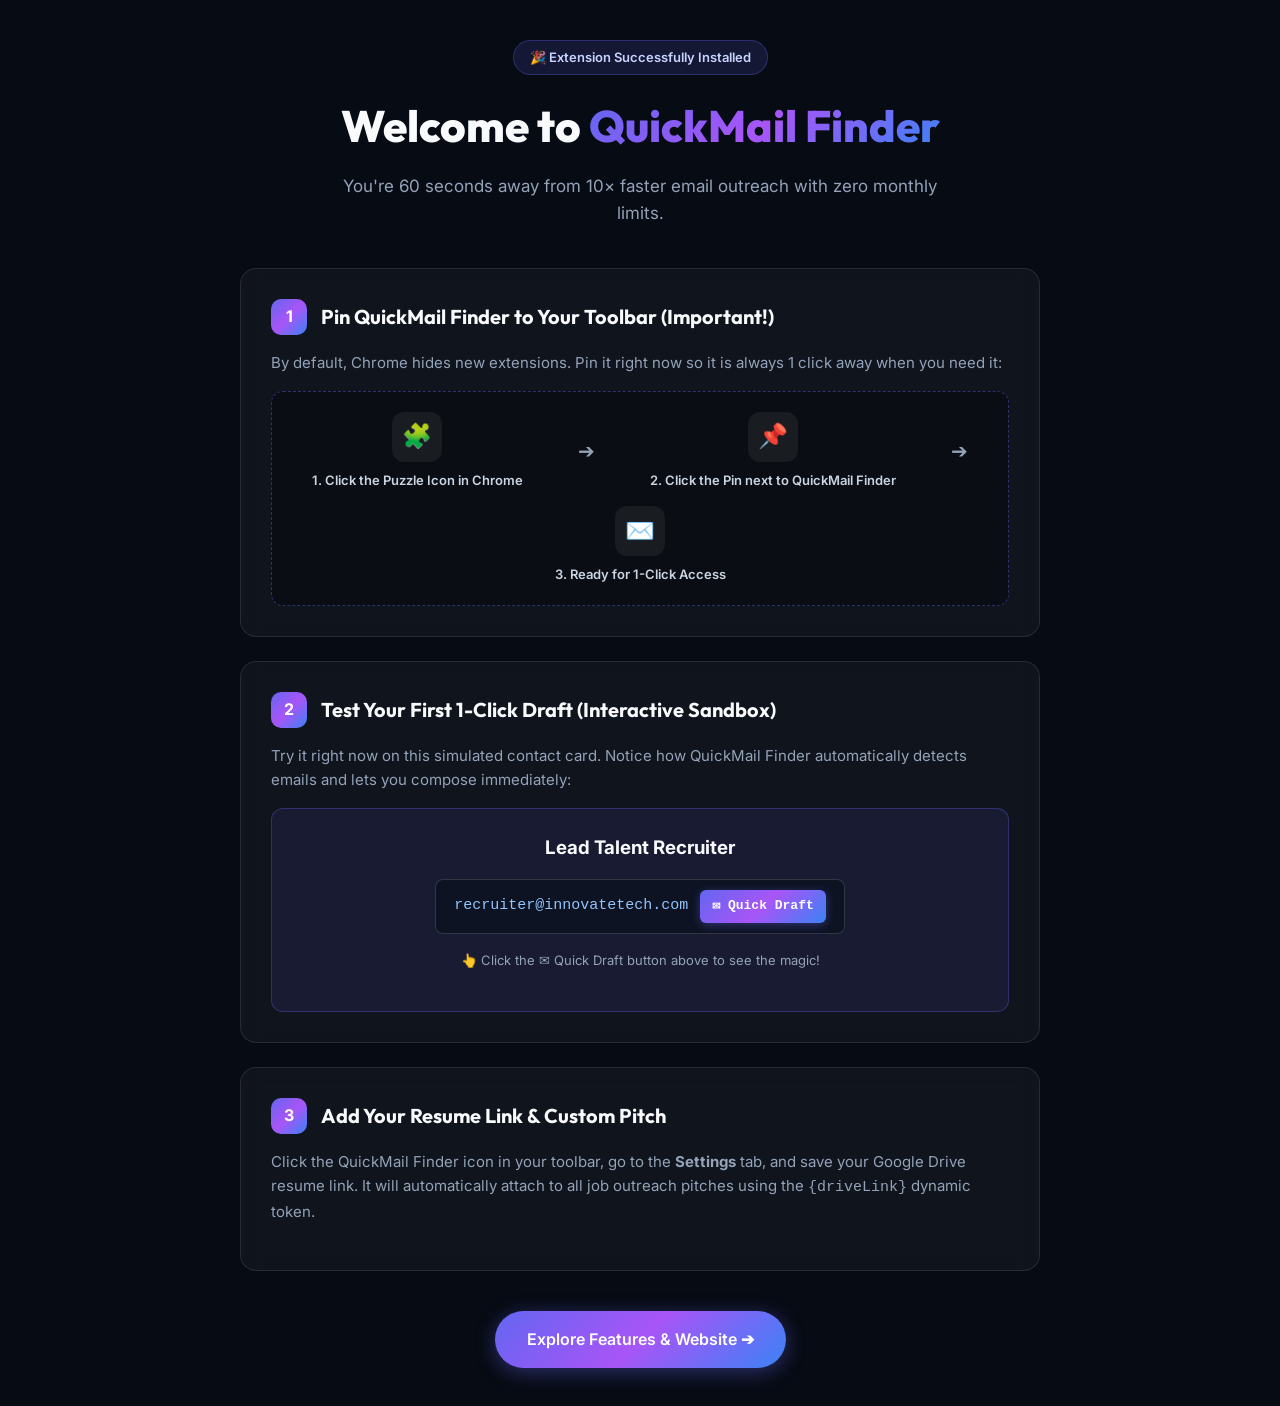
<file: welcome.html>
<!DOCTYPE html>
<html lang="en">
<head>
  <meta charset="UTF-8">
  <meta name="viewport" content="width=device-width, initial-scale=1.0">
  <title>Welcome to QuickMail Finder — Quick Start Guide</title>
  <link rel="preconnect" href="https://fonts.googleapis.com">
  <link rel="preconnect" href="https://fonts.gstatic.com" crossorigin>
  <link href="https://fonts.googleapis.com/css2?family=Inter:wght@400;500;600;700&family=Outfit:wght@600;700;800&display=swap" rel="stylesheet">
  <style>
    :root {
      --bg: #070b14;
      --card: rgba(255, 255, 255, 0.04);
      --border: rgba(255, 255, 255, 0.1);
      --primary: #6366f1;
      --primary-hover: #4f46e5;
      --text: #f8fafc;
      --text-muted: #94a3b8;
      --accent-green: #10b981;
      --gradient: linear-gradient(135deg, #6366f1 0%, #a855f7 50%, #3b82f6 100%);
    }

    * { box-sizing: border-box; margin: 0; padding: 0; }
    body {
      font-family: 'Inter', -apple-system, sans-serif;
      background: var(--bg);
      color: var(--text);
      line-height: 1.6;
      padding: 40px 20px;
    }

    .container {
      max-width: 800px;
      margin: 0 auto;
    }

    .header {
      text-align: center;
      margin-bottom: 40px;
    }

    .badge {
      display: inline-flex;
      align-items: center;
      gap: 8px;
      padding: 6px 16px;
      background: rgba(99, 102, 241, 0.15);
      border: 1px solid rgba(99, 102, 241, 0.3);
      border-radius: 9999px;
      font-size: 13px;
      font-weight: 600;
      color: #c7d2fe;
      margin-bottom: 16px;
    }

    h1 {
      font-family: 'Outfit', sans-serif;
      font-size: clamp(32px, 5vw, 44px);
      font-weight: 800;
      margin-bottom: 12px;
    }

    .gradient-text {
      background: var(--gradient);
      -webkit-background-clip: text;
      -webkit-text-fill-color: transparent;
    }

    .subtitle {
      font-size: 17px;
      color: var(--text-muted);
      max-width: 600px;
      margin: 0 auto;
    }

    .step-card {
      background: var(--card);
      border: 1px solid var(--border);
      border-radius: 16px;
      padding: 30px;
      margin-bottom: 24px;
      backdrop-filter: blur(10px);
      transition: transform 0.2s ease, border-color 0.2s ease;
    }

    .step-card:hover {
      border-color: rgba(99, 102, 241, 0.4);
    }

    .step-header {
      display: flex;
      align-items: center;
      gap: 14px;
      margin-bottom: 16px;
    }

    .step-num {
      width: 36px;
      height: 36px;
      border-radius: 10px;
      background: var(--gradient);
      display: flex;
      align-items: center;
      justify-content: center;
      font-weight: 700;
      font-size: 16px;
      color: #fff;
    }

    .step-header h2 {
      font-family: 'Outfit', sans-serif;
      font-size: 20px;
      font-weight: 700;
    }

    .step-content p {
      color: var(--text-muted);
      font-size: 15px;
      margin-bottom: 16px;
    }

    .pin-guide-box {
      background: rgba(0, 0, 0, 0.3);
      border: 1px dashed rgba(99, 102, 241, 0.4);
      border-radius: 12px;
      padding: 20px;
      display: flex;
      align-items: center;
      justify-content: space-around;
      text-align: center;
      flex-wrap: wrap;
      gap: 16px;
    }

    .pin-step {
      display: flex;
      flex-direction: column;
      align-items: center;
      gap: 8px;
    }

    .pin-icon-wrap {
      width: 50px;
      height: 50px;
      background: rgba(255, 255, 255, 0.06);
      border-radius: 12px;
      display: flex;
      align-items: center;
      justify-content: center;
      font-size: 24px;
    }

    .pin-step span {
      font-size: 13px;
      font-weight: 600;
      color: #cbd5e1;
    }

    /* Sandbox Interactive Box */
    .sandbox-box {
      background: rgba(99, 102, 241, 0.1);
      border: 1px solid rgba(99, 102, 241, 0.3);
      border-radius: 12px;
      padding: 24px;
      text-align: center;
    }

    .sandbox-email-pill {
      display: inline-flex;
      align-items: center;
      gap: 12px;
      background: #0d1322;
      border: 1px solid rgba(255, 255, 255, 0.15);
      padding: 10px 18px;
      border-radius: 8px;
      margin: 16px 0;
      font-family: monospace;
      font-size: 15px;
      color: #93c5fd;
    }

    .btn-test-action {
      background: var(--gradient);
      color: #fff;
      font-size: 13px;
      font-weight: 600;
      padding: 6px 12px;
      border-radius: 6px;
      text-decoration: none;
      box-shadow: 0 2px 10px rgba(99, 102, 241, 0.4);
      display: inline-flex;
      align-items: center;
      gap: 6px;
      cursor: pointer;
    }

    .btn-test-action:hover {
      filter: brightness(1.1);
    }

    .footer-action {
      text-align: center;
      margin-top: 40px;
    }

    .btn-primary-large {
      display: inline-flex;
      align-items: center;
      gap: 10px;
      background: var(--gradient);
      color: #fff;
      font-size: 16px;
      font-weight: 600;
      padding: 16px 32px;
      border-radius: 9999px;
      text-decoration: none;
      box-shadow: 0 4px 20px rgba(99, 102, 241, 0.4);
      transition: transform 0.2s ease;
    }

    .btn-primary-large:hover {
      transform: translateY(-2px);
    }
  </style>
</head>
<body>

  <div class="container">
    <div class="header">
      <div class="badge">🎉 Extension Successfully Installed</div>
      <h1>Welcome to <span class="gradient-text">QuickMail Finder</span></h1>
      <p class="subtitle">You're 60 seconds away from 10× faster email outreach with zero monthly limits.</p>
    </div>

    <!-- STEP 1: PIN TO TOOLBAR -->
    <div class="step-card">
      <div class="step-header">
        <div class="step-num">1</div>
        <h2>Pin QuickMail Finder to Your Toolbar (Important!)</h2>
      </div>
      <div class="step-content">
        <p>By default, Chrome hides new extensions. Pin it right now so it is always 1 click away when you need it:</p>
        
        <div class="pin-guide-box">
          <div class="pin-step">
            <div class="pin-icon-wrap">🧩</div>
            <span>1. Click the Puzzle Icon in Chrome</span>
          </div>
          <div style="color: var(--text-muted); font-size: 20px;">➔</div>
          <div class="pin-step">
            <div class="pin-icon-wrap">📌</div>
            <span>2. Click the Pin next to QuickMail Finder</span>
          </div>
          <div style="color: var(--text-muted); font-size: 20px;">➔</div>
          <div class="pin-step">
            <div class="pin-icon-wrap" style="color: #6366f1;">✉️</div>
            <span>3. Ready for 1-Click Access</span>
          </div>
        </div>
      </div>
    </div>

    <!-- STEP 2: TEST SANDBOX -->
    <div class="step-card">
      <div class="step-header">
        <div class="step-num">2</div>
        <h2>Test Your First 1-Click Draft (Interactive Sandbox)</h2>
      </div>
      <div class="step-content">
        <p>Try it right now on this simulated contact card. Notice how QuickMail Finder automatically detects emails and lets you compose immediately:</p>
        
        <div class="sandbox-box">
          <h3>Lead Talent Recruiter</h3>
          <div class="sandbox-email-pill">
            <span>recruiter@innovatetech.com</span>
            <span class="btn-test-action" id="welcome-test-draft-btn">
              ✉ Quick Draft
            </span>
          </div>
          <p style="font-size: 13px; color: var(--text-muted);">👆 Click the ✉ Quick Draft button above to see the magic!</p>
        </div>
      </div>
    </div>

    <!-- STEP 3: CONFIGURE TEMPLATES -->
    <div class="step-card">
      <div class="step-header">
        <div class="step-num">3</div>
        <h2>Add Your Resume Link & Custom Pitch</h2>
      </div>
      <div class="step-content">
        <p>Click the QuickMail Finder icon in your toolbar, go to the <strong>Settings</strong> tab, and save your Google Drive resume link. It will automatically attach to all job outreach pitches using the <code>{driveLink}</code> dynamic token.</p>
      </div>
    </div>

    <div class="footer-action">
      <a href="https://ashishingle29.github.io/quickmail/" target="_blank" class="btn-primary-large">
        Explore Features & Website ➔
      </a>
    </div>
  </div>

  <script src="welcome.js"></script>
</body>
</html>
</file>
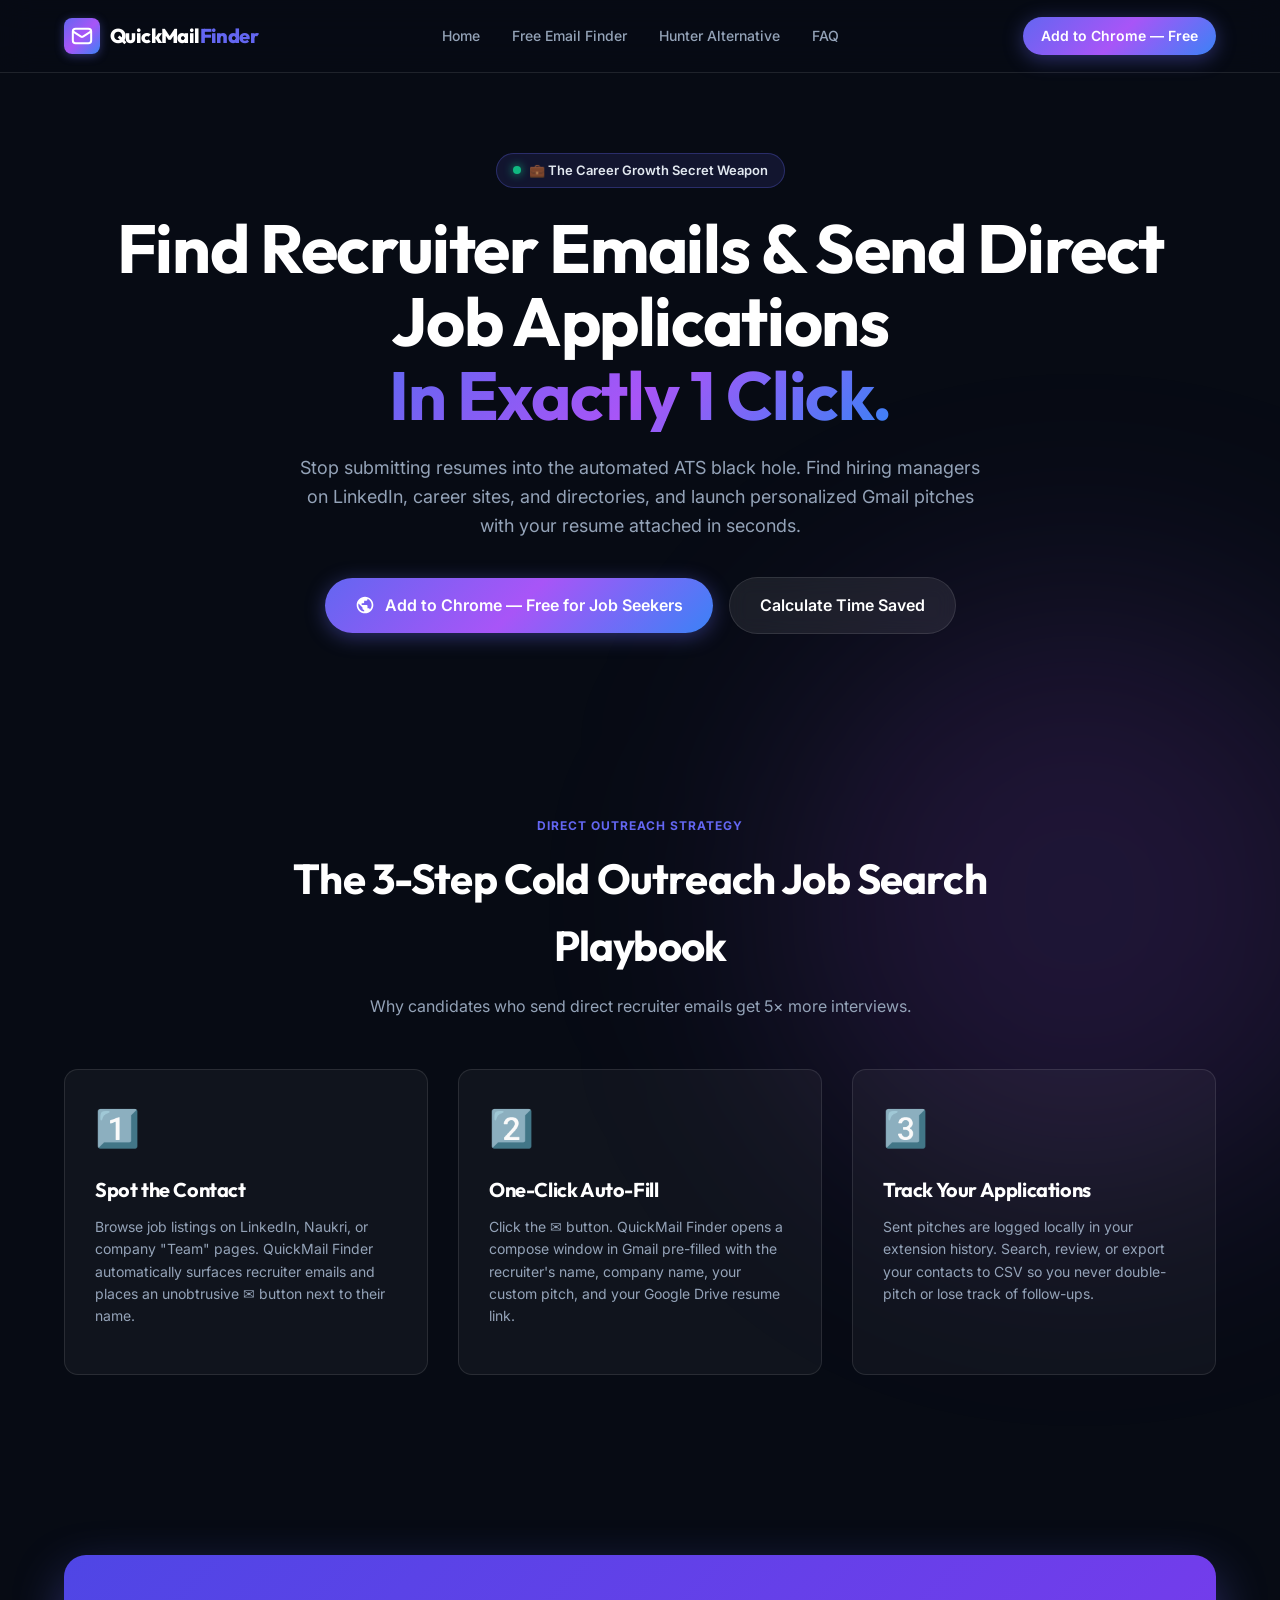
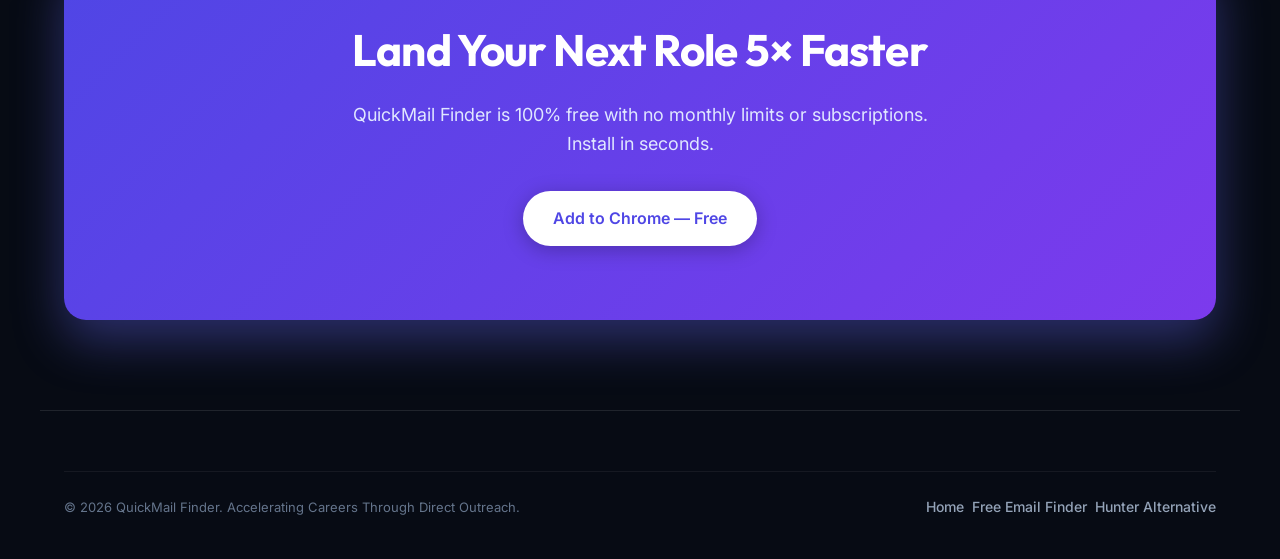
<file: website/email-finder-for-job-seekers.html>
<!DOCTYPE html>
<html lang="en">
<head>
  <meta charset="UTF-8">
  <meta name="viewport" content="width=device-width, initial-scale=1.0">
  <title>Email Finder for Job Seekers — Reach Recruiters & Hiring Managers Directly | QuickMail Finder</title>
  <meta name="description" content="Bypass the applicant tracking black hole. Find recruiter and hiring manager emails on job boards and company pages, and launch pre-filled pitches with your resume in 1 click.">
  <meta name="keywords" content="find recruiter email on linkedin, email finder for job seekers, cold email for jobs, reach hiring manager directly, job application email tool">
  <link rel="icon" type="image/png" href="../icons/icon48.png">
  
  <link rel="preconnect" href="https://fonts.googleapis.com">
  <link rel="preconnect" href="https://fonts.gstatic.com" crossorigin>
  <link href="https://fonts.googleapis.com/css2?family=Inter:wght@400;500;600;700&family=Outfit:wght@600;700;800&display=swap" rel="stylesheet">
  <link rel="stylesheet" href="styles.css">

  <script type="application/ld+json">
  {
    "@context": "https://schema.org",
    "@type": "SoftwareApplication",
    "name": "QuickMail Finder - Email Finder for Job Seekers",
    "applicationCategory": "BusinessApplication",
    "operatingSystem": "Chrome, Brave, Edge",
    "offers": {
      "@type": "Offer",
      "price": "0",
      "priceCurrency": "USD"
    },
    "featureList": "Recruiter Email Detection, Resume Link Pre-fill, Dynamic Job Templates, 1-Click Compose"
  }
  </script>
</head>
<body>

  <div class="ambient-glow glow-2"></div>

  <!-- STICKY NAVBAR -->
  <header class="navbar-wrapper" id="mainHeader">
    <nav class="navbar container">
      <a href="index.html" class="nav-brand">
        <div class="brand-icon">
          <svg width="22" height="22" viewBox="0 0 24 24" fill="none" stroke="currentColor" stroke-width="2.2"><path d="m22 7-8.97 5.7a1.94 1.94 0 0 1-2.06 0L2 7"/><rect width="20" height="16" x="2" y="4" rx="3"/></svg>
        </div>
        <span class="brand-name">QuickMail<span>Finder</span></span>
      </a>
      <div class="nav-links">
        <a href="index.html" class="nav-link">Home</a>
        <a href="free-email-finder.html" class="nav-link">Free Email Finder</a>
        <a href="hunter-alternative.html" class="nav-link">Hunter Alternative</a>
        <a href="index.html#faq" class="nav-link">FAQ</a>
      </div>
      <div class="nav-actions">
        <a href="https://chromewebstore.google.com/detail/quickmail-finder-%E2%80%94-detect/nmghnadnnkageenfiklgoghlelodmked" target="_blank" rel="noopener noreferrer" class="btn btn-primary btn-sm">
          Add to Chrome — Free
        </a>
      </div>
    </nav>
  </header>

  <!-- HERO SECTION -->
  <section class="hero-section container">
    <div class="hero-badge">
      <span class="badge-pulse"></span>
      <span class="badge-text">💼 The Career Growth Secret Weapon</span>
    </div>

    <h1 class="hero-title">
      Find Recruiter Emails & Send Direct Job Applications<br>
      <span class="gradient-text">In Exactly 1 Click.</span>
    </h1>

    <p class="hero-subtitle">
      Stop submitting resumes into the automated ATS black hole. Find hiring managers on LinkedIn, career sites, and directories, and launch personalized Gmail pitches with your resume attached in seconds.
    </p>

    <div class="hero-cta-group">
      <a href="https://chromewebstore.google.com/detail/quickmail-finder-%E2%80%94-detect/nmghnadnnkageenfiklgoghlelodmked" target="_blank" rel="noopener noreferrer" class="btn btn-primary btn-lg">
        <svg width="20" height="20" viewBox="0 0 24 24" fill="currentColor"><path d="M12 2C6.48 2 2 6.48 2 12s4.48 10 10 10 10-4.48 10-10S17.52 2 12 2zm-1 17.93c-3.95-.49-7-3.85-7-7.93 0-.62.08-1.21.21-1.79L9 15v1c0 1.1.9 2 2 2v1.93zm6.9-2.54c-.26-.81-1-1.39-1.9-1.39h-1v-3c0-.55-.45-1-1-1H8v-2h2c.55 0 1-.45 1-1V7h2c1.1 0 2-.9 2-2v-.41c2.93 1.19 5 4.06 5 7.41 0 2.08-.8 3.97-2.1 5.39z"/></svg>
        <span>Add to Chrome — Free for Job Seekers</span>
      </a>
      <a href="index.html#calculator" class="btn btn-secondary btn-lg">
        <span>Calculate Time Saved</span>
      </a>
    </div>
  </section>

  <!-- 3-STEP PLAYBOOK -->
  <section class="section container">
    <div class="section-header">
      <span class="section-tag">Direct Outreach Strategy</span>
      <h2 class="section-title">The 3-Step Cold Outreach Job Search Playbook</h2>
      <p class="section-subtitle">Why candidates who send direct recruiter emails get 5× more interviews.</p>
    </div>

    <div class="persona-grid">
      <div class="persona-card">
        <div class="persona-icon">1️⃣</div>
        <h3>Spot the Contact</h3>
        <p>Browse job listings on LinkedIn, Naukri, or company "Team" pages. QuickMail Finder automatically surfaces recruiter emails and places an unobtrusive ✉ button next to their name.</p>
      </div>

      <div class="persona-card">
        <div class="persona-icon">2️⃣</div>
        <h3>One-Click Auto-Fill</h3>
        <p>Click the ✉ button. QuickMail Finder opens a compose window in Gmail pre-filled with the recruiter's name, company name, your custom pitch, and your Google Drive resume link.</p>
      </div>

      <div class="persona-card">
        <div class="persona-icon">3️⃣</div>
        <h3>Track Your Applications</h3>
        <p>Sent pitches are logged locally in your extension history. Search, review, or export your contacts to CSV so you never double-pitch or lose track of follow-ups.</p>
      </div>
    </div>
  </section>

  <!-- CTA -->
  <section class="section container">
    <div class="final-cta-card">
      <h2>Land Your Next Role 5× Faster</h2>
      <p>QuickMail Finder is 100% free with no monthly limits or subscriptions. Install in seconds.</p>
      <div class="final-cta-actions">
        <a href="https://chromewebstore.google.com/detail/quickmail-finder-%E2%80%94-detect/nmghnadnnkageenfiklgoghlelodmked" target="_blank" rel="noopener noreferrer" class="btn btn-primary btn-lg">
          Add to Chrome — Free
        </a>
      </div>
    </div>
  </section>

  <footer class="footer container">
    <div class="footer-bottom">
      <p>© 2026 QuickMail Finder. Accelerating Careers Through Direct Outreach.</p>
      <div class="footer-pills">
        <a href="index.html" class="nav-link">Home</a>
        <a href="free-email-finder.html" class="nav-link">Free Email Finder</a>
        <a href="hunter-alternative.html" class="nav-link">Hunter Alternative</a>
      </div>
    </div>
  </footer>

  <script src="app.js"></script>
</body>
</html>
</file>
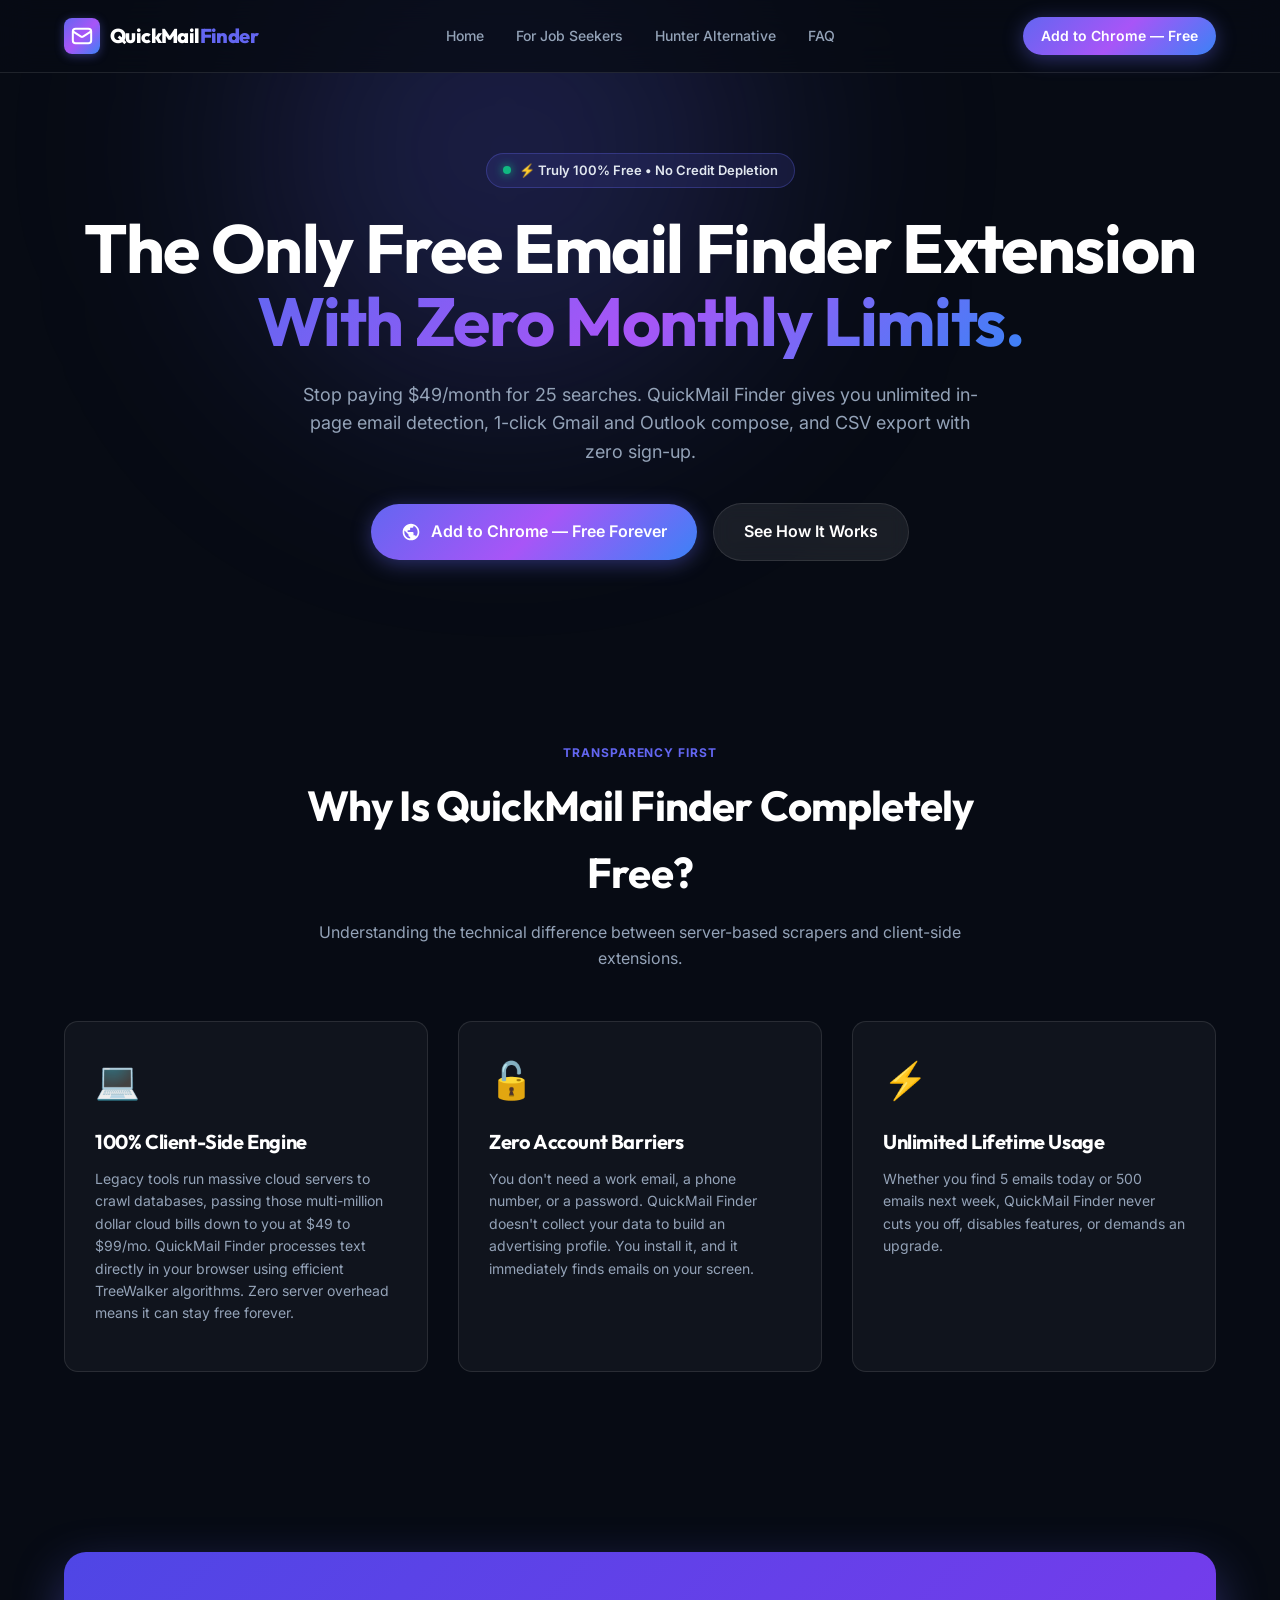
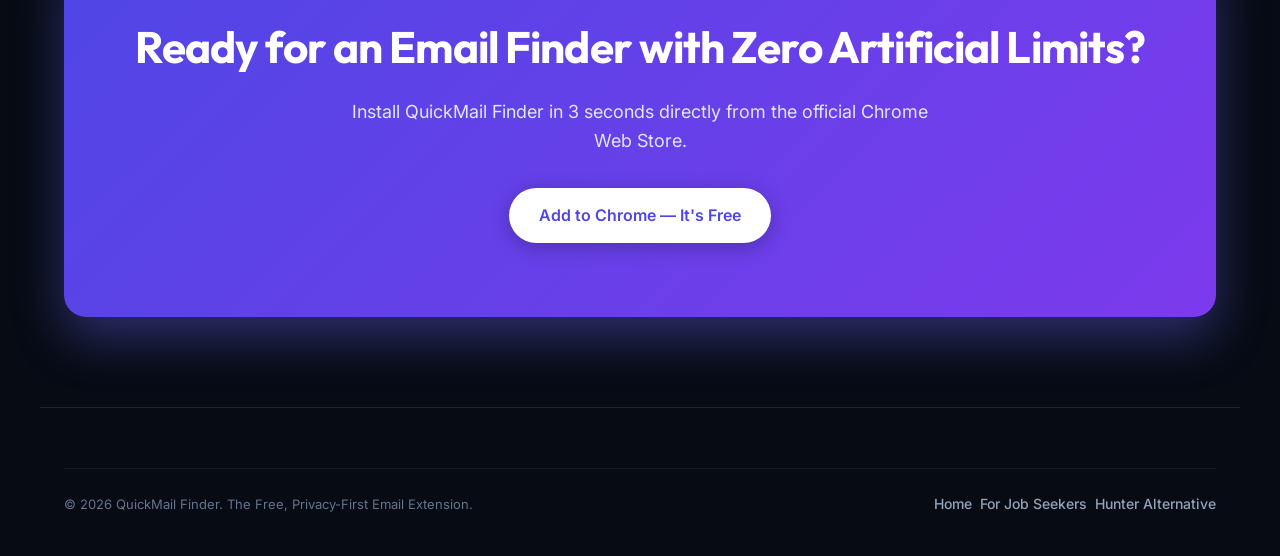
<file: website/free-email-finder.html>
<!DOCTYPE html>
<html lang="en">
<head>
  <meta charset="UTF-8">
  <meta name="viewport" content="width=device-width, initial-scale=1.0">
  <title>Free Email Finder Chrome Extension — Unlimited, No Signup & No Credits | QuickMail Finder</title>
  <meta name="description" content="Looking for a 100% free email finder? QuickMail Finder detects emails on any website with zero monthly credit limits, no account sign-up, and instant 1-click drafting in Gmail or Outlook.">
  <meta name="keywords" content="free email finder, unlimited email finder, email finder without signup, free email extractor chrome, extract emails to csv free">
  <link rel="icon" type="image/png" href="../icons/icon48.png">
  
  <link rel="preconnect" href="https://fonts.googleapis.com">
  <link rel="preconnect" href="https://fonts.gstatic.com" crossorigin>
  <link href="https://fonts.googleapis.com/css2?family=Inter:wght@400;500;600;700&family=Outfit:wght@600;700;800&display=swap" rel="stylesheet">
  <link rel="stylesheet" href="styles.css">

  <script type="application/ld+json">
  {
    "@context": "https://schema.org",
    "@type": "SoftwareApplication",
    "name": "QuickMail Finder - Free Email Finder",
    "applicationCategory": "BusinessApplication",
    "operatingSystem": "Chrome, Brave, Edge",
    "offers": {
      "@type": "Offer",
      "price": "0",
      "priceCurrency": "USD"
    },
    "featureList": "Unlimited Email Detection, In-Page 1-Click Compose, Clean CSV Export, Zero Sign-up"
  }
  </script>
</head>
<body>

  <div class="ambient-glow glow-1"></div>

  <!-- STICKY NAVBAR -->
  <header class="navbar-wrapper" id="mainHeader">
    <nav class="navbar container">
      <a href="index.html" class="nav-brand">
        <div class="brand-icon">
          <svg width="22" height="22" viewBox="0 0 24 24" fill="none" stroke="currentColor" stroke-width="2.2"><path d="m22 7-8.97 5.7a1.94 1.94 0 0 1-2.06 0L2 7"/><rect width="20" height="16" x="2" y="4" rx="3"/></svg>
        </div>
        <span class="brand-name">QuickMail<span>Finder</span></span>
      </a>
      <div class="nav-links">
        <a href="index.html" class="nav-link">Home</a>
        <a href="email-finder-for-job-seekers.html" class="nav-link">For Job Seekers</a>
        <a href="hunter-alternative.html" class="nav-link">Hunter Alternative</a>
        <a href="index.html#faq" class="nav-link">FAQ</a>
      </div>
      <div class="nav-actions">
        <a href="https://chromewebstore.google.com/detail/quickmail-finder-%E2%80%94-detect/nmghnadnnkageenfiklgoghlelodmked" target="_blank" rel="noopener noreferrer" class="btn btn-primary btn-sm">
          Add to Chrome — Free
        </a>
      </div>
    </nav>
  </header>

  <!-- HERO SECTION -->
  <section class="hero-section container">
    <div class="hero-badge">
      <span class="badge-pulse"></span>
      <span class="badge-text">⚡ Truly 100% Free • No Credit Depletion</span>
    </div>

    <h1 class="hero-title">
      The Only Free Email Finder Extension<br>
      <span class="gradient-text">With Zero Monthly Limits.</span>
    </h1>

    <p class="hero-subtitle">
      Stop paying $49/month for 25 searches. QuickMail Finder gives you unlimited in-page email detection, 1-click Gmail and Outlook compose, and CSV export with zero sign-up.
    </p>

    <div class="hero-cta-group">
      <a href="https://chromewebstore.google.com/detail/quickmail-finder-%E2%80%94-detect/nmghnadnnkageenfiklgoghlelodmked" target="_blank" rel="noopener noreferrer" class="btn btn-primary btn-lg">
        <svg width="20" height="20" viewBox="0 0 24 24" fill="currentColor"><path d="M12 2C6.48 2 2 6.48 2 12s4.48 10 10 10 10-4.48 10-10S17.52 2 12 2zm-1 17.93c-3.95-.49-7-3.85-7-7.93 0-.62.08-1.21.21-1.79L9 15v1c0 1.1.9 2 2 2v1.93zm6.9-2.54c-.26-.81-1-1.39-1.9-1.39h-1v-3c0-.55-.45-1-1-1H8v-2h2c.55 0 1-.45 1-1V7h2c1.1 0 2-.9 2-2v-.41c2.93 1.19 5 4.06 5 7.41 0 2.08-.8 3.97-2.1 5.39z"/></svg>
        <span>Add to Chrome — Free Forever</span>
      </a>
      <a href="index.html#demo" class="btn btn-secondary btn-lg">
        <span>See How It Works</span>
      </a>
    </div>
  </section>

  <!-- WHY IS IT FREE SECTION -->
  <section class="section container">
    <div class="section-header">
      <span class="section-tag">Transparency First</span>
      <h2 class="section-title">Why Is QuickMail Finder Completely Free?</h2>
      <p class="section-subtitle">Understanding the technical difference between server-based scrapers and client-side extensions.</p>
    </div>

    <div class="persona-grid">
      <div class="persona-card">
        <div class="persona-icon">💻</div>
        <h3>100% Client-Side Engine</h3>
        <p>Legacy tools run massive cloud servers to crawl databases, passing those multi-million dollar cloud bills down to you at $49 to $99/mo. QuickMail Finder processes text directly in your browser using efficient TreeWalker algorithms. Zero server overhead means it can stay free forever.</p>
      </div>

      <div class="persona-card">
        <div class="persona-icon">🔓</div>
        <h3>Zero Account Barriers</h3>
        <p>You don't need a work email, a phone number, or a password. QuickMail Finder doesn't collect your data to build an advertising profile. You install it, and it immediately finds emails on your screen.</p>
      </div>

      <div class="persona-card">
        <div class="persona-icon">⚡</div>
        <h3>Unlimited Lifetime Usage</h3>
        <p>Whether you find 5 emails today or 500 emails next week, QuickMail Finder never cuts you off, disables features, or demands an upgrade.</p>
      </div>
    </div>
  </section>

  <!-- COMPARISON CALLOUT -->
  <section class="section container">
    <div class="final-cta-card">
      <h2>Ready for an Email Finder with Zero Artificial Limits?</h2>
      <p>Install QuickMail Finder in 3 seconds directly from the official Chrome Web Store.</p>
      <div class="final-cta-actions">
        <a href="https://chromewebstore.google.com/detail/quickmail-finder-%E2%80%94-detect/nmghnadnnkageenfiklgoghlelodmked" target="_blank" rel="noopener noreferrer" class="btn btn-primary btn-lg">
          Add to Chrome — It's Free
        </a>
      </div>
    </div>
  </section>

  <!-- FOOTER -->
  <footer class="footer container">
    <div class="footer-bottom">
      <p>© 2026 QuickMail Finder. The Free, Privacy-First Email Extension.</p>
      <div class="footer-pills">
        <a href="index.html" class="nav-link">Home</a>
        <a href="email-finder-for-job-seekers.html" class="nav-link">For Job Seekers</a>
        <a href="hunter-alternative.html" class="nav-link">Hunter Alternative</a>
      </div>
    </div>
  </footer>

  <script src="app.js"></script>
</body>
</html>
</file>
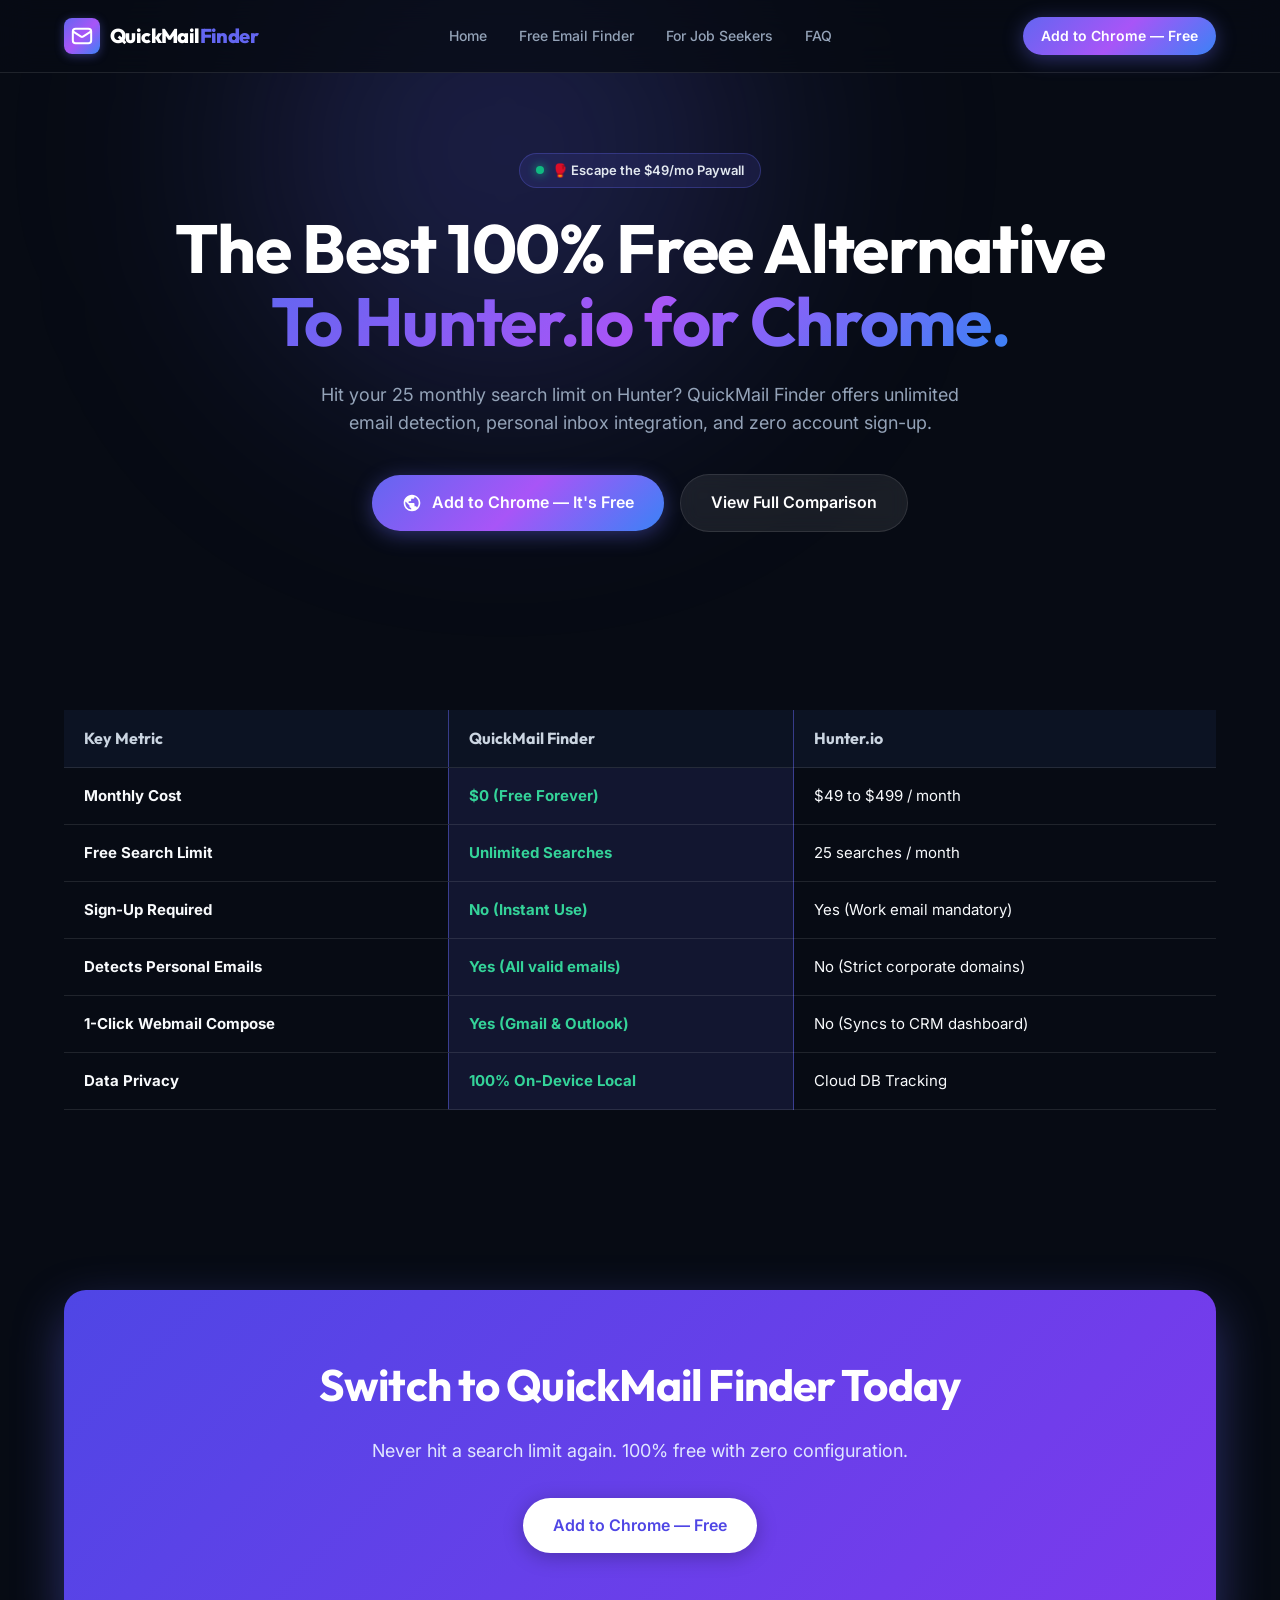
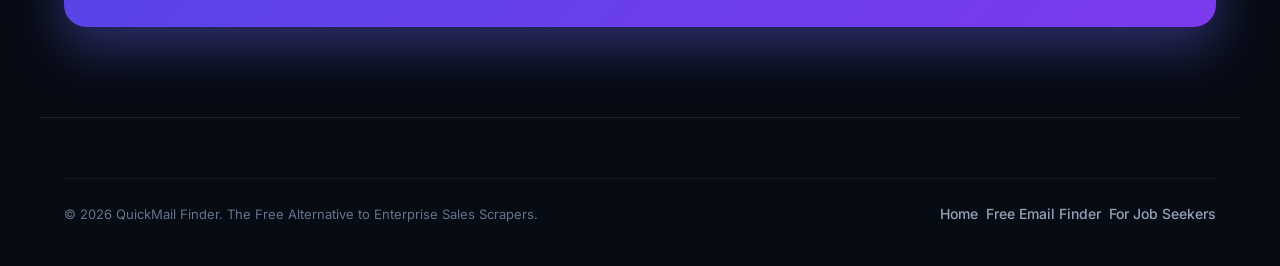
<file: website/hunter-alternative.html>
<!DOCTYPE html>
<html lang="en">
<head>
  <meta charset="UTF-8">
  <meta name="viewport" content="width=device-width, initial-scale=1.0">
  <title>The Best Free Hunter.io Alternative — Zero Monthly Limits & No Account Required | QuickMail Finder</title>
  <meta name="description" content="Looking for an alternative to Hunter.io? QuickMail Finder gives you unlimited in-page email detection, 1-click Gmail drafting, and CSV export without $49/month subscriptions.">
  <meta name="keywords" content="free hunter io alternative, hunter alternative without signup, unlimited email finder like hunter, free alternative to hunter chrome extension">
  <link rel="icon" type="image/png" href="../icons/icon48.png">
  
  <link rel="preconnect" href="https://fonts.googleapis.com">
  <link rel="preconnect" href="https://fonts.gstatic.com" crossorigin>
  <link href="https://fonts.googleapis.com/css2?family=Inter:wght@400;500;600;700&family=Outfit:wght@600;700;800&display=swap" rel="stylesheet">
  <link rel="stylesheet" href="styles.css">

  <script type="application/ld+json">
  {
    "@context": "https://schema.org",
    "@type": "SoftwareApplication",
    "name": "QuickMail Finder - Free Hunter.io Alternative",
    "applicationCategory": "BusinessApplication",
    "operatingSystem": "Chrome, Brave, Edge",
    "offers": {
      "@type": "Offer",
      "price": "0",
      "priceCurrency": "USD"
    },
    "featureList": "Free Hunter Alternative, Unlimited Email Search, 1-Click Compose, No Credit Wall"
  }
  </script>
</head>
<body>

  <div class="ambient-glow glow-1"></div>

  <!-- STICKY NAVBAR -->
  <header class="navbar-wrapper" id="mainHeader">
    <nav class="navbar container">
      <a href="index.html" class="nav-brand">
        <div class="brand-icon">
          <svg width="22" height="22" viewBox="0 0 24 24" fill="none" stroke="currentColor" stroke-width="2.2"><path d="m22 7-8.97 5.7a1.94 1.94 0 0 1-2.06 0L2 7"/><rect width="20" height="16" x="2" y="4" rx="3"/></svg>
        </div>
        <span class="brand-name">QuickMail<span>Finder</span></span>
      </a>
      <div class="nav-links">
        <a href="index.html" class="nav-link">Home</a>
        <a href="free-email-finder.html" class="nav-link">Free Email Finder</a>
        <a href="email-finder-for-job-seekers.html" class="nav-link">For Job Seekers</a>
        <a href="index.html#faq" class="nav-link">FAQ</a>
      </div>
      <div class="nav-actions">
        <a href="https://chromewebstore.google.com/detail/quickmail-finder-%E2%80%94-detect/nmghnadnnkageenfiklgoghlelodmked" target="_blank" rel="noopener noreferrer" class="btn btn-primary btn-sm">
          Add to Chrome — Free
        </a>
      </div>
    </nav>
  </header>

  <!-- HERO SECTION -->
  <section class="hero-section container">
    <div class="hero-badge">
      <span class="badge-pulse"></span>
      <span class="badge-text">🥊 Escape the $49/mo Paywall</span>
    </div>

    <h1 class="hero-title">
      The Best 100% Free Alternative<br>
      <span class="gradient-text">To Hunter.io for Chrome.</span>
    </h1>

    <p class="hero-subtitle">
      Hit your 25 monthly search limit on Hunter? QuickMail Finder offers unlimited email detection, personal inbox integration, and zero account sign-up.
    </p>

    <div class="hero-cta-group">
      <a href="https://chromewebstore.google.com/detail/quickmail-finder-%E2%80%94-detect/nmghnadnnkageenfiklgoghlelodmked" target="_blank" rel="noopener noreferrer" class="btn btn-primary btn-lg">
        <svg width="20" height="20" viewBox="0 0 24 24" fill="currentColor"><path d="M12 2C6.48 2 2 6.48 2 12s4.48 10 10 10 10-4.48 10-10S17.52 2 12 2zm-1 17.93c-3.95-.49-7-3.85-7-7.93 0-.62.08-1.21.21-1.79L9 15v1c0 1.1.9 2 2 2v1.93zm6.9-2.54c-.26-.81-1-1.39-1.9-1.39h-1v-3c0-.55-.45-1-1-1H8v-2h2c.55 0 1-.45 1-1V7h2c1.1 0 2-.9 2-2v-.41c2.93 1.19 5 4.06 5 7.41 0 2.08-.8 3.97-2.1 5.39z"/></svg>
        <span>Add to Chrome — It's Free</span>
      </a>
      <a href="index.html#comparison" class="btn btn-secondary btn-lg">
        <span>View Full Comparison</span>
      </a>
    </div>
  </section>

  <!-- DIRECT COMPARISON -->
  <section class="section container">
    <div class="table-responsive">
      <table class="comparison-table">
        <thead>
          <tr>
            <th>Key Metric</th>
            <th class="col-highlight">QuickMail Finder</th>
            <th>Hunter.io</th>
          </tr>
        </thead>
        <tbody>
          <tr>
            <td><strong>Monthly Cost</strong></td>
            <td class="col-highlight text-green"><strong>$0 (Free Forever)</strong></td>
            <td>$49 to $499 / month</td>
          </tr>
          <tr>
            <td><strong>Free Search Limit</strong></td>
            <td class="col-highlight text-green"><strong>Unlimited Searches</strong></td>
            <td>25 searches / month</td>
          </tr>
          <tr>
            <td><strong>Sign-Up Required</strong></td>
            <td class="col-highlight text-green"><strong>No (Instant Use)</strong></td>
            <td>Yes (Work email mandatory)</td>
          </tr>
          <tr>
            <td><strong>Detects Personal Emails</strong></td>
            <td class="col-highlight text-green"><strong>Yes (All valid emails)</strong></td>
            <td>No (Strict corporate domains)</td>
          </tr>
          <tr>
            <td><strong>1-Click Webmail Compose</strong></td>
            <td class="col-highlight text-green"><strong>Yes (Gmail & Outlook)</strong></td>
            <td>No (Syncs to CRM dashboard)</td>
          </tr>
          <tr>
            <td><strong>Data Privacy</strong></td>
            <td class="col-highlight text-green"><strong>100% On-Device Local</strong></td>
            <td>Cloud DB Tracking</td>
          </tr>
        </tbody>
      </table>
    </div>
  </section>

  <!-- CTA -->
  <section class="section container">
    <div class="final-cta-card">
      <h2>Switch to QuickMail Finder Today</h2>
      <p>Never hit a search limit again. 100% free with zero configuration.</p>
      <div class="final-cta-actions">
        <a href="https://chromewebstore.google.com/detail/quickmail-finder-%E2%80%94-detect/nmghnadnnkageenfiklgoghlelodmked" target="_blank" rel="noopener noreferrer" class="btn btn-primary btn-lg">
          Add to Chrome — Free
        </a>
      </div>
    </div>
  </section>

  <footer class="footer container">
    <div class="footer-bottom">
      <p>© 2026 QuickMail Finder. The Free Alternative to Enterprise Sales Scrapers.</p>
      <div class="footer-pills">
        <a href="index.html" class="nav-link">Home</a>
        <a href="free-email-finder.html" class="nav-link">Free Email Finder</a>
        <a href="email-finder-for-job-seekers.html" class="nav-link">For Job Seekers</a>
      </div>
    </div>
  </footer>

  <script src="app.js"></script>
</body>
</html>
</file>
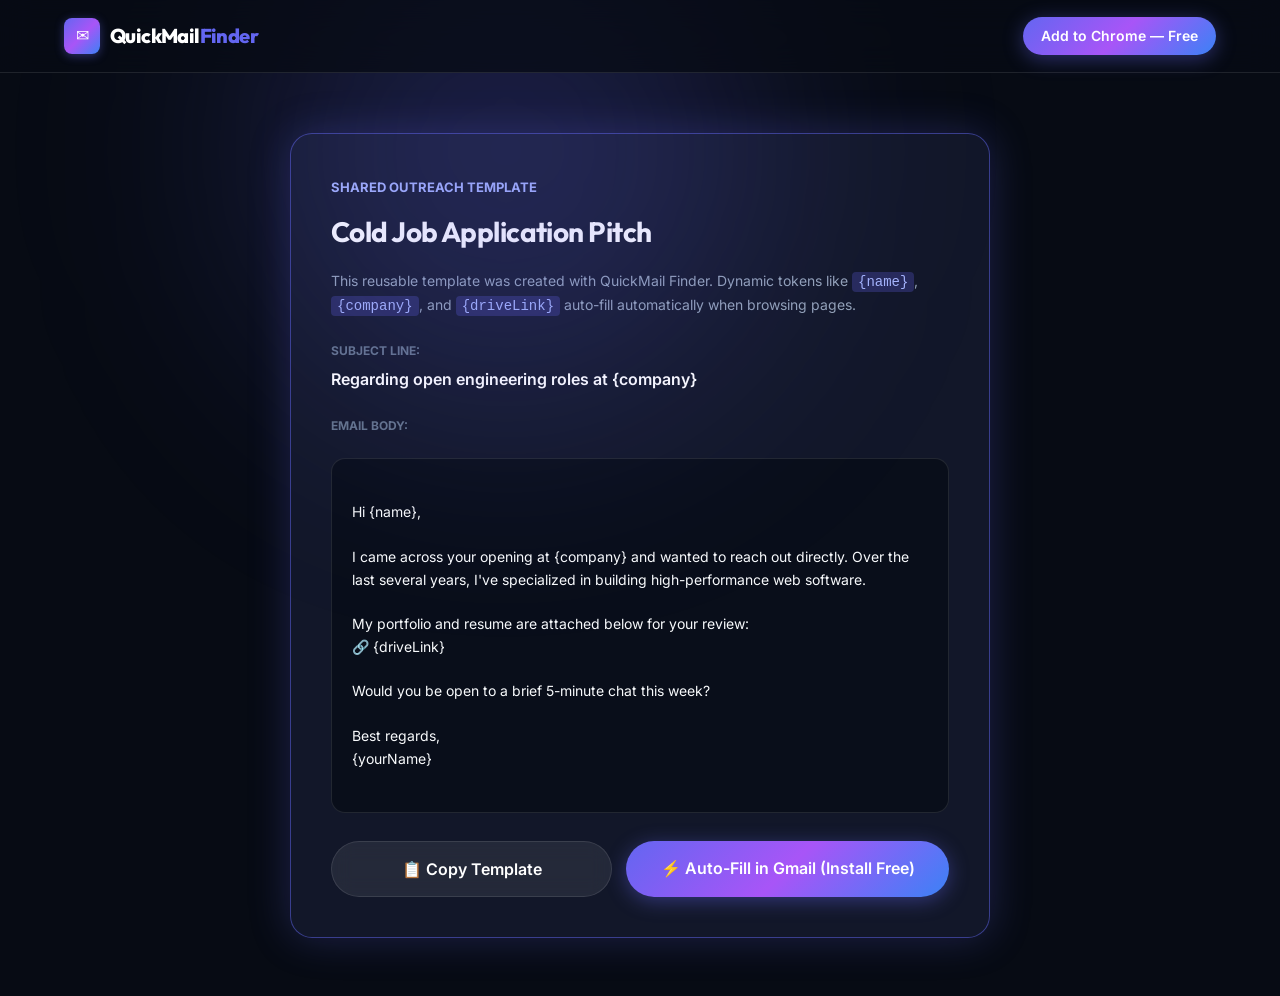
<file: website/template.html>
<!DOCTYPE html>
<html lang="en">
<head>
  <meta charset="UTF-8">
  <meta name="viewport" content="width=device-width, initial-scale=1.0">
  <title>Shared Outreach Template | QuickMail Finder</title>
  <link rel="preconnect" href="https://fonts.googleapis.com">
  <link rel="preconnect" href="https://fonts.gstatic.com" crossorigin>
  <link href="https://fonts.googleapis.com/css2?family=Inter:wght@400;500;600;700&family=Outfit:wght@600;700;800&display=swap" rel="stylesheet">
  <link rel="stylesheet" href="styles.css">
  <style>
    .template-box {
      max-width: 700px;
      margin: 60px auto;
      background: rgba(20, 27, 45, 0.85);
      border: 1px solid var(--border-active);
      border-radius: var(--radius-lg);
      padding: 40px;
      box-shadow: var(--shadow-glow);
    }
    .token-highlight {
      background: rgba(99, 102, 241, 0.25);
      color: #a5b4fc;
      padding: 2px 6px;
      border-radius: 4px;
      font-family: monospace;
    }
    .template-display {
      background: #090e1a;
      border: 1px solid var(--border-subtle);
      border-radius: var(--radius-md);
      padding: 20px;
      margin: 20px 0;
      white-space: pre-wrap;
      font-size: 14px;
      line-height: 1.6;
    }
  </style>
</head>
<body>
  <div class="ambient-glow glow-1"></div>

  <header class="navbar-wrapper">
    <nav class="navbar container">
      <a href="index.html" class="nav-brand">
        <div class="brand-icon">✉</div>
        <span class="brand-name">QuickMail<span>Finder</span></span>
      </a>
      <a href="https://chromewebstore.google.com/detail/quickmail-finder-%E2%80%94-detect/nmghnadnnkageenfiklgoghlelodmked" target="_blank" class="btn btn-primary btn-sm">Add to Chrome — Free</a>
    </nav>
  </header>

  <div class="container">
    <div class="template-box">
      <span class="badge-text" style="color: #a5b4fc; font-size: 13px; font-weight: 700; text-transform: uppercase;">Shared Outreach Template</span>
      <h1 id="templateTitle" style="font-size: 28px; margin: 10px 0 16px;">Cold Job Application Pitch</h1>
      
      <p style="color: var(--text-secondary); font-size: 14px;">This reusable template was created with QuickMail Finder. Dynamic tokens like <span class="token-highlight">{name}</span>, <span class="token-highlight">{company}</span>, and <span class="token-highlight">{driveLink}</span> auto-fill automatically when browsing pages.</p>

      <div style="margin-top: 20px;">
        <label style="font-size: 12px; color: var(--text-muted); text-transform: uppercase; font-weight: 700;">Subject Line:</label>
        <div id="templateSubject" style="font-weight: 600; font-size: 16px; margin-top: 4px; color: #fff;">Regarding open engineering roles at {company}</div>
      </div>

      <div style="margin-top: 20px;">
        <label style="font-size: 12px; color: var(--text-muted); text-transform: uppercase; font-weight: 700;">Email Body:</label>
        <div id="templateBody" class="template-display">
Hi {name},

I came across your opening at {company} and wanted to reach out directly. Over the last several years, I've specialized in building high-performance web software.

My portfolio and resume are attached below for your review:
🔗 {driveLink}

Would you be open to a brief 5-minute chat this week?

Best regards,
{yourName}
        </div>
      </div>

      <div style="display: flex; gap: 14px; flex-wrap: wrap; margin-top: 28px;">
        <button id="copyTemplateBtn" class="btn btn-secondary btn-lg" style="flex: 1;" onclick="copyTemplate()">
          📋 Copy Template
        </button>
        <a href="https://chromewebstore.google.com/detail/quickmail-finder-%E2%80%94-detect/nmghnadnnkageenfiklgoghlelodmked" target="_blank" class="btn btn-primary btn-lg" style="flex: 1.2;">
          ⚡ Auto-Fill in Gmail (Install Free)
        </a>
      </div>
    </div>
  </div>

  <script>
    function copyTemplate() {
      const subject = document.getElementById('templateSubject').innerText;
      const body = document.getElementById('templateBody').innerText;
      const fullText = "Subject: " + subject + "\n\n" + body;
      navigator.clipboard.writeText(fullText).then(() => {
        const btn = document.getElementById('copyTemplateBtn');
        btn.innerText = "✅ Copied to Clipboard!";
        setTimeout(() => { btn.innerText = "📋 Copy Template"; }, 2000);
      });
    }

    // Parse URL parameters if present
    const params = new URLSearchParams(window.location.search);
    if (params.has('title')) document.getElementById('templateTitle').innerText = params.get('title');
    if (params.has('subject')) document.getElementById('templateSubject').innerText = params.get('subject');
    if (params.has('body')) document.getElementById('templateBody').innerText = params.get('body');
  </script>
</body>
</html>
</file>
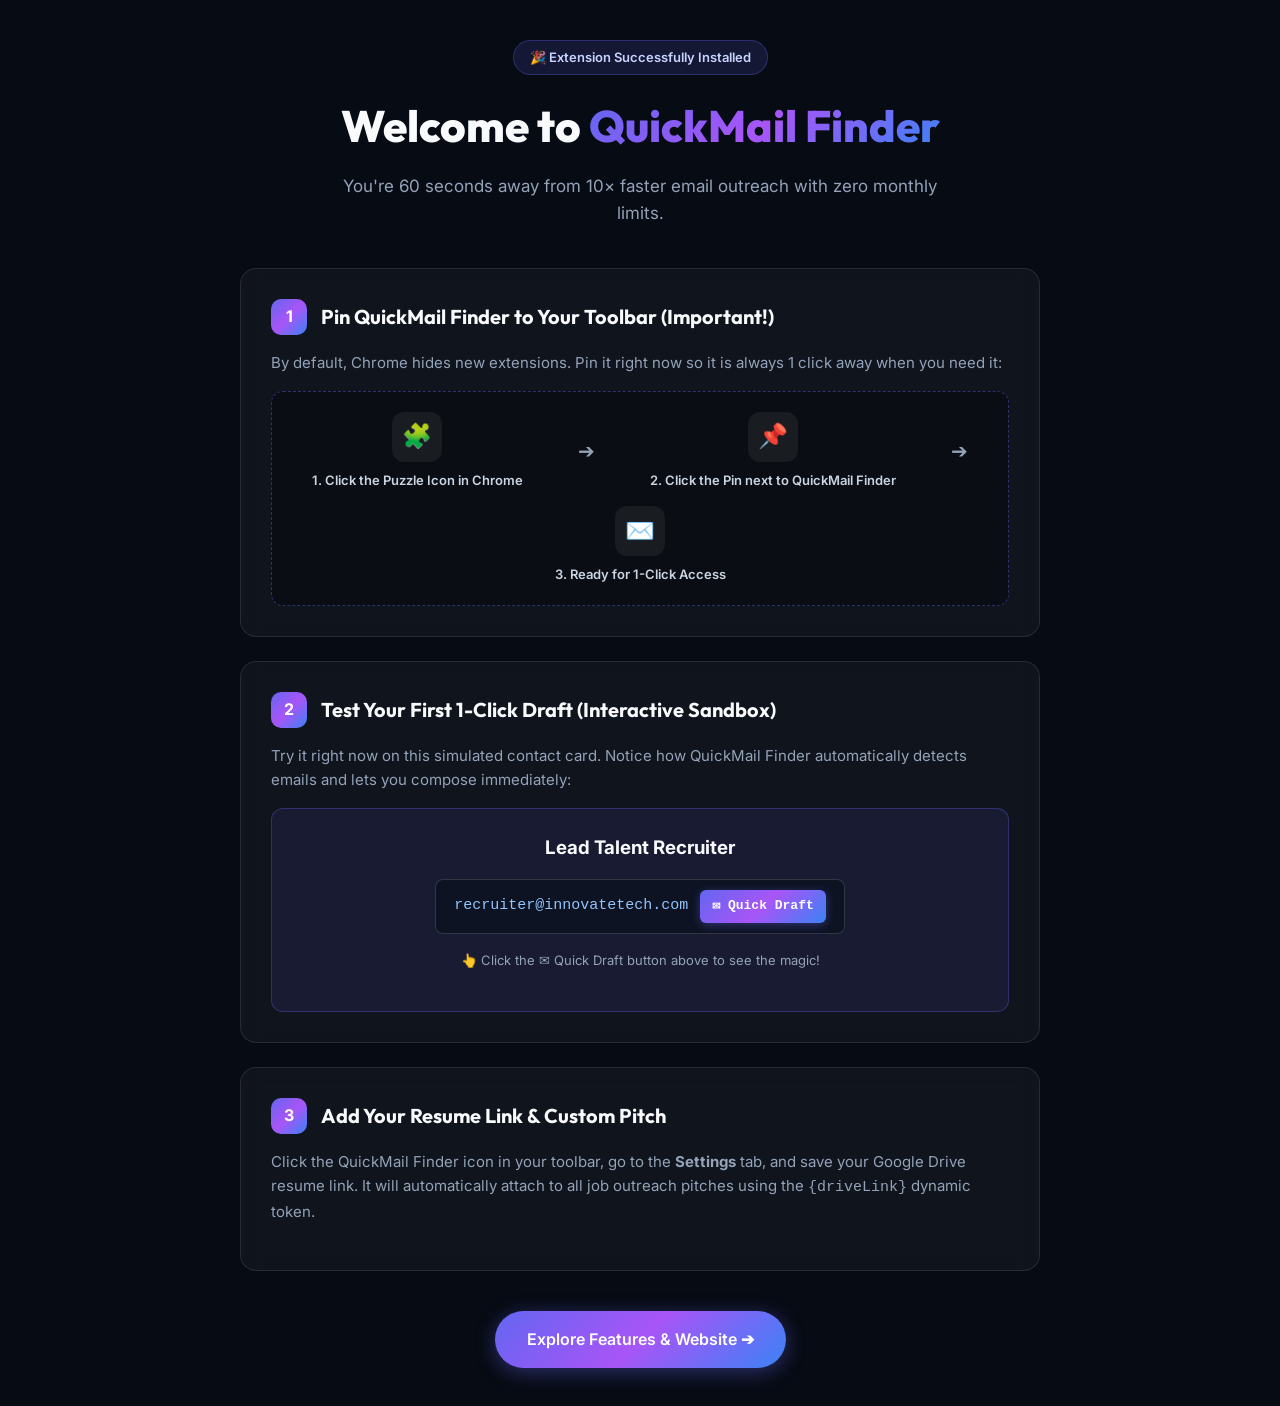
<file: website/welcome.html>
<!DOCTYPE html>
<html lang="en">
<head>
  <meta charset="UTF-8">
  <meta name="viewport" content="width=device-width, initial-scale=1.0">
  <title>Welcome to QuickMail Finder — Quick Start Guide</title>
  <link rel="preconnect" href="https://fonts.googleapis.com">
  <link rel="preconnect" href="https://fonts.gstatic.com" crossorigin>
  <link href="https://fonts.googleapis.com/css2?family=Inter:wght@400;500;600;700&family=Outfit:wght@600;700;800&display=swap" rel="stylesheet">
  <style>
    :root {
      --bg: #070b14;
      --card: rgba(255, 255, 255, 0.04);
      --border: rgba(255, 255, 255, 0.1);
      --primary: #6366f1;
      --primary-hover: #4f46e5;
      --text: #f8fafc;
      --text-muted: #94a3b8;
      --accent-green: #10b981;
      --gradient: linear-gradient(135deg, #6366f1 0%, #a855f7 50%, #3b82f6 100%);
    }

    * { box-sizing: border-box; margin: 0; padding: 0; }
    body {
      font-family: 'Inter', -apple-system, sans-serif;
      background: var(--bg);
      color: var(--text);
      line-height: 1.6;
      padding: 40px 20px;
    }

    .container {
      max-width: 800px;
      margin: 0 auto;
    }

    .header {
      text-align: center;
      margin-bottom: 40px;
    }

    .badge {
      display: inline-flex;
      align-items: center;
      gap: 8px;
      padding: 6px 16px;
      background: rgba(99, 102, 241, 0.15);
      border: 1px solid rgba(99, 102, 241, 0.3);
      border-radius: 9999px;
      font-size: 13px;
      font-weight: 600;
      color: #c7d2fe;
      margin-bottom: 16px;
    }

    h1 {
      font-family: 'Outfit', sans-serif;
      font-size: clamp(32px, 5vw, 44px);
      font-weight: 800;
      margin-bottom: 12px;
    }

    .gradient-text {
      background: var(--gradient);
      -webkit-background-clip: text;
      -webkit-text-fill-color: transparent;
    }

    .subtitle {
      font-size: 17px;
      color: var(--text-muted);
      max-width: 600px;
      margin: 0 auto;
    }

    .step-card {
      background: var(--card);
      border: 1px solid var(--border);
      border-radius: 16px;
      padding: 30px;
      margin-bottom: 24px;
      backdrop-filter: blur(10px);
      transition: transform 0.2s ease, border-color 0.2s ease;
    }

    .step-card:hover {
      border-color: rgba(99, 102, 241, 0.4);
    }

    .step-header {
      display: flex;
      align-items: center;
      gap: 14px;
      margin-bottom: 16px;
    }

    .step-num {
      width: 36px;
      height: 36px;
      border-radius: 10px;
      background: var(--gradient);
      display: flex;
      align-items: center;
      justify-content: center;
      font-weight: 700;
      font-size: 16px;
      color: #fff;
    }

    .step-header h2 {
      font-family: 'Outfit', sans-serif;
      font-size: 20px;
      font-weight: 700;
    }

    .step-content p {
      color: var(--text-muted);
      font-size: 15px;
      margin-bottom: 16px;
    }

    .pin-guide-box {
      background: rgba(0, 0, 0, 0.3);
      border: 1px dashed rgba(99, 102, 241, 0.4);
      border-radius: 12px;
      padding: 20px;
      display: flex;
      align-items: center;
      justify-content: space-around;
      text-align: center;
      flex-wrap: wrap;
      gap: 16px;
    }

    .pin-step {
      display: flex;
      flex-direction: column;
      align-items: center;
      gap: 8px;
    }

    .pin-icon-wrap {
      width: 50px;
      height: 50px;
      background: rgba(255, 255, 255, 0.06);
      border-radius: 12px;
      display: flex;
      align-items: center;
      justify-content: center;
      font-size: 24px;
    }

    .pin-step span {
      font-size: 13px;
      font-weight: 600;
      color: #cbd5e1;
    }

    .sandbox-box {
      background: rgba(99, 102, 241, 0.1);
      border: 1px solid rgba(99, 102, 241, 0.3);
      border-radius: 12px;
      padding: 24px;
      text-align: center;
    }

    .sandbox-email-pill {
      display: inline-flex;
      align-items: center;
      gap: 12px;
      background: #0d1322;
      border: 1px solid rgba(255, 255, 255, 0.15);
      padding: 10px 18px;
      border-radius: 8px;
      margin: 16px 0;
      font-family: monospace;
      font-size: 15px;
      color: #93c5fd;
    }

    .btn-test-action {
      background: var(--gradient);
      color: #fff;
      font-size: 13px;
      font-weight: 600;
      padding: 6px 12px;
      border-radius: 6px;
      text-decoration: none;
      box-shadow: 0 2px 10px rgba(99, 102, 241, 0.4);
      display: inline-flex;
      align-items: center;
      gap: 6px;
      cursor: pointer;
    }

    .footer-action {
      text-align: center;
      margin-top: 40px;
    }

    .btn-primary-large {
      display: inline-flex;
      align-items: center;
      gap: 10px;
      background: var(--gradient);
      color: #fff;
      font-size: 16px;
      font-weight: 600;
      padding: 16px 32px;
      border-radius: 9999px;
      text-decoration: none;
      box-shadow: 0 4px 20px rgba(99, 102, 241, 0.4);
      transition: transform 0.2s ease;
    }

    .btn-primary-large:hover {
      transform: translateY(-2px);
    }
  </style>
</head>
<body>

  <div class="container">
    <div class="header">
      <div class="badge">🎉 Extension Successfully Installed</div>
      <h1>Welcome to <span class="gradient-text">QuickMail Finder</span></h1>
      <p class="subtitle">You're 60 seconds away from 10× faster email outreach with zero monthly limits.</p>
    </div>

    <!-- STEP 1: PIN TO TOOLBAR -->
    <div class="step-card">
      <div class="step-header">
        <div class="step-num">1</div>
        <h2>Pin QuickMail Finder to Your Toolbar (Important!)</h2>
      </div>
      <div class="step-content">
        <p>By default, Chrome hides new extensions. Pin it right now so it is always 1 click away when you need it:</p>
        
        <div class="pin-guide-box">
          <div class="pin-step">
            <div class="pin-icon-wrap">🧩</div>
            <span>1. Click the Puzzle Icon in Chrome</span>
          </div>
          <div style="color: var(--text-muted); font-size: 20px;">➔</div>
          <div class="pin-step">
            <div class="pin-icon-wrap">📌</div>
            <span>2. Click the Pin next to QuickMail Finder</span>
          </div>
          <div style="color: var(--text-muted); font-size: 20px;">➔</div>
          <div class="pin-step">
            <div class="pin-icon-wrap" style="color: #6366f1;">✉️</div>
            <span>3. Ready for 1-Click Access</span>
          </div>
        </div>
      </div>
    </div>

    <!-- STEP 2: TEST SANDBOX -->
    <div class="step-card">
      <div class="step-header">
        <div class="step-num">2</div>
        <h2>Test Your First 1-Click Draft (Interactive Sandbox)</h2>
      </div>
      <div class="step-content">
        <p>Try it right now on this simulated contact card. Notice how QuickMail Finder automatically detects emails and lets you compose immediately:</p>
        
        <div class="sandbox-box">
          <h3>Lead Talent Recruiter</h3>
          <div class="sandbox-email-pill">
            <span>recruiter@innovatetech.com</span>
            <span class="btn-test-action" onclick="alert('Great job! When browsing any real website, clicking this icon opens a pre-filled Gmail or Outlook draft in 1 second.');">
              ✉ Quick Draft
            </span>
          </div>
          <p style="font-size: 13px; color: var(--text-muted);">👆 Click the ✉ Quick Draft button above to see the magic!</p>
        </div>
      </div>
    </div>

    <!-- STEP 3: CONFIGURE TEMPLATES -->
    <div class="step-card">
      <div class="step-header">
        <div class="step-num">3</div>
        <h2>Add Your Resume Link & Custom Pitch</h2>
      </div>
      <div class="step-content">
        <p>Click the QuickMail Finder icon in your toolbar, go to the <strong>Settings</strong> tab, and save your Google Drive resume link. It will automatically attach to all job outreach pitches using the <code>{driveLink}</code> dynamic token.</p>
      </div>
    </div>

    <div class="footer-action">
      <a href="index.html" class="btn-primary-large">
        Explore Features & Website ➔
      </a>
    </div>
  </div>

</body>
</html>
</file>
<file: styles.css>
/* QuickMail Finder — Premium Website Design System */

:root {
  --bg-dark: #070b14;
  --bg-card: rgba(255, 255, 255, 0.04);
  --bg-card-hover: rgba(255, 255, 255, 0.08);
  --border-subtle: rgba(255, 255, 255, 0.1);
  --border-active: rgba(99, 102, 241, 0.5);

  --primary: #6366f1;
  --primary-hover: #4f46e5;
  --accent-purple: #8b5cf6;
  --accent-cyan: #06b6d4;
  --accent-emerald: #10b981;
  --accent-amber: #f59e0b;

  --text-primary: #f8fafc;
  --text-secondary: #94a3b8;
  --text-muted: #64748b;

  --gradient-primary: linear-gradient(135deg, #6366f1 0%, #a855f7 50%, #3b82f6 100%);
  --gradient-card: linear-gradient(180deg, rgba(255, 255, 255, 0.06) 0%, rgba(255, 255, 255, 0.02) 100%);
  --gradient-glow: radial-gradient(circle, rgba(99, 102, 241, 0.15) 0%, rgba(0, 0, 0, 0) 70%);

  --font-sans: 'Inter', -apple-system, BlinkMacSystemFont, sans-serif;
  --font-display: 'Outfit', sans-serif;

  --radius-sm: 8px;
  --radius-md: 14px;
  --radius-lg: 22px;
  --radius-full: 9999px;

  --shadow-card: 0 10px 30px -10px rgba(0, 0, 0, 0.5);
  --shadow-glow: 0 0 40px rgba(99, 102, 241, 0.25);
}

*,
*::before,
*::after {
  box-sizing: border-box;
  margin: 0;
  padding: 0;
}

html {
  scroll-behavior: smooth;
  font-family: var(--font-sans);
  background-color: var(--bg-dark);
  color: var(--text-primary);
  line-height: 1.6;
  -webkit-font-smoothing: antialiased;
}

body {
  position: relative;
  overflow-x: hidden;
}

.container {
  max-width: 1200px;
  margin: 0 auto;
  padding: 0 24px;
}

/* AMBIENT BACKGROUND GLOWS */
.ambient-glow {
  position: absolute;
  border-radius: 50%;
  pointer-events: none;
  filter: blur(120px);
  z-index: 0;
}

.glow-1 {
  width: 500px;
  height: 500px;
  top: -100px;
  left: 20%;
  background: rgba(99, 102, 241, 0.22);
}

.glow-2 {
  width: 600px;
  height: 600px;
  top: 600px;
  right: -100px;
  background: rgba(168, 85, 247, 0.15);
}

/* TYPOGRAPHY HELPERS */
h1,
h2,
h3,
h4,
h5 {
  font-family: var(--font-display);
  font-weight: 700;
  letter-spacing: -0.02em;
  color: #ffffff;
}

.gradient-text {
  background: var(--gradient-primary);
  -webkit-background-clip: text;
  -webkit-text-fill-color: transparent;
  display: inline-block;
}

/* BUTTONS */
.btn {
  display: inline-flex;
  align-items: center;
  justify-content: center;
  gap: 10px;
  font-family: var(--font-sans);
  font-weight: 600;
  border-radius: var(--radius-full);
  text-decoration: none;
  transition: all 0.25s cubic-bezier(0.16, 1, 0.3, 1);
  cursor: pointer;
  border: none;
}

.btn-sm {
  padding: 8px 18px;
  font-size: 14px;
}

.btn-lg {
  padding: 15px 30px;
  font-size: 16px;
}

.btn-primary {
  background: var(--gradient-primary);
  color: #ffffff;
  box-shadow: 0 4px 20px rgba(99, 102, 241, 0.4);
}

.btn-primary:hover {
  transform: translateY(-2px);
  box-shadow: 0 6px 28px rgba(99, 102, 241, 0.6);
  filter: brightness(1.08);
}

.btn-secondary {
  background: rgba(255, 255, 255, 0.08);
  color: #ffffff;
  border: 1px solid var(--border-subtle);
  backdrop-filter: blur(10px);
}

.btn-secondary:hover {
  background: rgba(255, 255, 255, 0.14);
  border-color: rgba(255, 255, 255, 0.25);
  transform: translateY(-2px);
}

/* NAVBAR */
.navbar-wrapper {
  position: sticky;
  top: 0;
  z-index: 1000;
  backdrop-filter: blur(16px);
  -webkit-backdrop-filter: blur(16px);
  background: rgba(7, 11, 20, 0.75);
  border-bottom: 1px solid var(--border-subtle);
  transition: all 0.3s ease;
}

.navbar {
  display: flex;
  align-items: center;
  justify-content: space-between;
  height: 72px;
}

.nav-brand {
  display: flex;
  align-items: center;
  gap: 10px;
  text-decoration: none;
}

.brand-icon {
  width: 36px;
  height: 36px;
  background: var(--gradient-primary);
  border-radius: var(--radius-sm);
  display: flex;
  align-items: center;
  justify-content: center;
  color: #fff;
  box-shadow: 0 2px 10px rgba(99, 102, 241, 0.4);
}

.brand-name {
  font-family: var(--font-display);
  font-size: 20px;
  font-weight: 800;
  color: #fff;
  letter-spacing: -0.03em;
}

.brand-name span {
  color: var(--primary);
}

.nav-links {
  display: flex;
  align-items: center;
  gap: 32px;
}

.nav-link {
  color: var(--text-secondary);
  text-decoration: none;
  font-size: 14px;
  font-weight: 500;
  transition: color 0.2s ease;
}

.nav-link:hover {
  color: #fff;
}

/* HERO SECTION */
.hero-section {
  position: relative;
  z-index: 1;
  padding: 80px 24px 60px;
  text-align: center;
}

.hero-badge {
  display: inline-flex;
  align-items: center;
  gap: 8px;
  padding: 6px 16px;
  background: rgba(99, 102, 241, 0.12);
  border: 1px solid rgba(99, 102, 241, 0.3);
  border-radius: var(--radius-full);
  margin-bottom: 24px;
}

.badge-pulse {
  width: 8px;
  height: 8px;
  background: var(--accent-emerald);
  border-radius: 50%;
  box-shadow: 0 0 10px var(--accent-emerald);
}

.badge-text {
  font-size: 13px;
  font-weight: 600;
  color: #e2e8f0;
}

.hero-title {
  font-size: clamp(38px, 6vw, 68px);
  line-height: 1.08;
  margin-bottom: 22px;
}

.hero-subtitle {
  max-width: 680px;
  margin: 0 auto 36px;
  font-size: 18px;
  color: var(--text-secondary);
  line-height: 1.6;
}

.hero-cta-group {
  display: flex;
  align-items: center;
  justify-content: center;
  gap: 16px;
  flex-wrap: wrap;
  margin-bottom: 28px;
}

.hero-proof {
  display: flex;
  align-items: center;
  justify-content: center;
  gap: 12px;
  color: var(--text-secondary);
  font-size: 14px;
}

.stars-group {
  color: var(--accent-amber);
  letter-spacing: 2px;
  font-size: 16px;
}

/* HERO VIDEO DEMO PLAYER STYLING */
.hero-mockup-wrapper {
  margin-top: 45px;
  position: relative;
  z-index: 2;
}

.video-player-header-bar {
  max-width: 960px;
  margin: 0 auto 8px auto;
  display: flex;
  align-items: center;
  justify-content: space-between;
  padding: 8px 16px;
  background: rgba(15, 23, 42, 0.7);
  border: 1px solid rgba(99, 102, 241, 0.25);
  border-radius: var(--radius-sm);
  backdrop-filter: blur(10px);
}

.video-status-indicator {
  display: flex;
  align-items: center;
  gap: 8px;
  font-size: 12px;
}

.recording-pulse {
  width: 9px;
  height: 9px;
  background: #ef4444;
  border-radius: 50%;
  display: inline-block;
  box-shadow: 0 0 10px #ef4444;
  animation: recPulse 1.6s infinite ease-in-out;
}

@keyframes recPulse {

  0%,
  100% {
    opacity: 1;
    transform: scale(1);
  }

  50% {
    opacity: 0.35;
    transform: scale(0.8);
  }
}

.video-label {
  color: #f87171;
  font-weight: 700;
  font-size: 11px;
  letter-spacing: 0.8px;
}

.video-title-desc {
  color: var(--text-secondary);
  font-size: 12px;
}

.video-meta-tags {
  display: flex;
  align-items: center;
  gap: 8px;
}

.meta-tag {
  font-size: 11px;
  font-weight: 600;
  padding: 2px 8px;
  border-radius: 4px;
}

.zoom-tag {
  background: rgba(99, 102, 241, 0.15);
  border: 1px solid rgba(99, 102, 241, 0.4);
  color: #a5b4fc;
}

.quality-tag {
  background: rgba(16, 185, 129, 0.15);
  border: 1px solid rgba(16, 185, 129, 0.3);
  color: #34d399;
}

.loop-tag {
  background: rgba(139, 92, 246, 0.15);
  border: 1px solid rgba(139, 92, 246, 0.35);
  color: #c4b5fd;
}

.sound-tag,
.replay-tag {
  display: inline-flex;
  align-items: center;
  gap: 5px;
  background: rgba(99, 102, 241, 0.18);
  border: 1px solid rgba(99, 102, 241, 0.4);
  color: #c7d2fe;
  font-size: 11px;
  font-weight: 600;
  padding: 3px 9px;
  border-radius: 4px;
  cursor: pointer;
  transition: all 0.2s ease;
  font-family: inherit;
  line-height: 1.2;
}

.sound-tag:hover,
.replay-tag:hover {
  background: rgba(99, 102, 241, 0.35);
  color: #ffffff;
  border-color: #818cf8;
}

.sound-tag.unmuted {
  background: rgba(16, 185, 129, 0.22);
  border-color: rgba(16, 185, 129, 0.5);
  color: #6ee7b7;
}

.youtube-link-tag {
  display: inline-flex;
  align-items: center;
  gap: 5px;
  background: rgba(239, 68, 68, 0.15);
  border: 1px solid rgba(239, 68, 68, 0.35);
  color: #fca5a5;
  text-decoration: none;
  font-size: 11px;
  font-weight: 600;
  padding: 2px 8px;
  border-radius: 4px;
  transition: all 0.2s ease;
}

.youtube-link-tag:hover {
  background: rgba(239, 68, 68, 0.28);
  color: #ffffff;
  border-color: #ef4444;
}

.youtube-video-container {
  position: relative;
  width: 100%;
  aspect-ratio: 16 / 9;
  background: #000;
  overflow: hidden;
}

.youtube-video-container iframe {
  position: absolute;
  top: 0;
  left: 0;
  width: 100%;
  height: 100%;
  border: 0;
  display: block;
}

.video-features-footer {
  display: flex;
  align-items: center;
  justify-content: space-around;
  flex-wrap: wrap;
  gap: 12px;
  padding: 12px 18px;
  background: #0d1527;
  border-top: 1px solid var(--border-subtle);
  font-size: 13px;
  color: var(--text-secondary);
}

.video-features-footer .feature-item {
  display: flex;
  align-items: center;
  gap: 6px;
  font-weight: 500;
}

.video-features-footer .feature-dot {
  font-size: 14px;
}

/* CINEMATIC THEATER FRAME (CLEAN SINGLE FRAME, NO DOUBLE BROWSER BARS) */
.cinematic-theater-frame {
  max-width: 980px;
  margin: 0 auto;
  background: #090e1a;
  border: 1px solid rgba(99, 102, 241, 0.35);
  border-radius: 16px;
  box-shadow: 0 24px 60px -12px rgba(0, 0, 0, 0.75), 0 0 35px rgba(99, 102, 241, 0.2);
  overflow: hidden;
  position: relative;
  transition: border-color 0.3s ease, box-shadow 0.3s ease;
}

.cinematic-theater-frame:hover {
  border-color: rgba(99, 102, 241, 0.55);
  box-shadow: 0 28px 70px -12px rgba(0, 0, 0, 0.85), 0 0 45px rgba(99, 102, 241, 0.32);
}

.theater-glow-fx {
  position: absolute;
  top: -20%;
  left: 10%;
  width: 80%;
  height: 60%;
  background: radial-gradient(ellipse, rgba(99, 102, 241, 0.25) 0%, rgba(239, 68, 68, 0.12) 50%, transparent 80%);
  filter: blur(40px);
  pointer-events: none;
  z-index: 0;
}

/* INTERACTIVE CHAPTERS BAR */
.video-chapters-bar {
  display: flex;
  align-items: center;
  justify-content: space-between;
  flex-wrap: wrap;
  gap: 10px;
  padding: 10px 18px;
  background: #0f172a;
  border-top: 1px solid rgba(255, 255, 255, 0.08);
  position: relative;
  z-index: 2;
}

.chapters-label {
  font-size: 11px;
  font-weight: 700;
  text-transform: uppercase;
  letter-spacing: 0.8px;
  color: #94a3b8;
  display: flex;
  align-items: center;
  gap: 6px;
}

.chapter-chips {
  display: flex;
  align-items: center;
  gap: 8px;
  flex-wrap: wrap;
}

.chapter-chip {
  display: inline-flex;
  align-items: center;
  gap: 6px;
  background: rgba(30, 41, 59, 0.85);
  border: 1px solid rgba(255, 255, 255, 0.08);
  color: #cbd5e1;
  padding: 5px 12px;
  border-radius: 20px;
  font-size: 11.5px;
  font-weight: 600;
  cursor: pointer;
  transition: all 0.2s cubic-bezier(0.16, 1, 0.3, 1);
  font-family: inherit;
}

.chapter-chip:hover {
  background: rgba(99, 102, 241, 0.25);
  border-color: rgba(99, 102, 241, 0.5);
  color: #ffffff;
  transform: translateY(-1px);
}

.chapter-chip.active {
  background: rgba(99, 102, 241, 0.35);
  border-color: #6366f1;
  color: #ffffff;
  box-shadow: 0 0 14px rgba(99, 102, 241, 0.45);
}

.chip-time {
  background: rgba(0, 0, 0, 0.4);
  padding: 1px 6px;
  border-radius: 10px;
  font-size: 10px;
  color: #93c5fd;
  font-variant-numeric: tabular-nums;
}

/* BROWSER FRAME CONTAINER */
.browser-frame {
  max-width: 960px;
  margin: 0 auto;
  background: #0b1120;
  border: 1px solid var(--border-subtle);
  border-radius: var(--radius-md);
  box-shadow: var(--shadow-card), var(--shadow-glow);
  overflow: hidden;
  position: relative;
}

.browser-header {
  background: #141c2e;
  padding: 10px 16px;
  display: flex;
  align-items: center;
  justify-content: space-between;
  border-bottom: 1px solid var(--border-subtle);
  gap: 14px;
}

.browser-dots {
  display: flex;
  gap: 6px;
  flex-shrink: 0;
}

.dot {
  width: 10px;
  height: 10px;
  border-radius: 50%;
}

.dot-red {
  background: #ef4444;
}

.dot-yellow {
  background: #f59e0b;
}

.dot-green {
  background: #10b981;
}

.browser-tabs-preview {
  display: flex;
  align-items: center;
  flex-shrink: 0;
}

.browser-tab {
  display: flex;
  align-items: center;
  gap: 6px;
  background: #090e1a;
  border: 1px solid rgba(255, 255, 255, 0.08);
  border-bottom: none;
  padding: 4px 12px;
  border-radius: 6px 6px 0 0;
  font-size: 11px;
  color: #cbd5e1;
  max-width: 200px;
  white-space: nowrap;
  overflow: hidden;
  text-overflow: ellipsis;
}

.browser-url-bar {
  display: flex;
  align-items: center;
  gap: 8px;
  background: #080d18;
  padding: 5px 14px;
  border-radius: var(--radius-sm);
  font-size: 11px;
  color: var(--text-secondary);
  flex: 1;
  max-width: 440px;
  white-space: nowrap;
  overflow: hidden;
  text-overflow: ellipsis;
  border: 1px solid rgba(255, 255, 255, 0.04);
}

.browser-extension-badge {
  display: flex;
  align-items: center;
  gap: 4px;
  background: rgba(99, 102, 241, 0.2);
  border: 1px solid rgba(99, 102, 241, 0.4);
  padding: 4px 8px;
  border-radius: 5px;
  transition: all 0.3s ease;
  flex-shrink: 0;
}

.browser-extension-badge.pulse {
  background: rgba(99, 102, 241, 0.4);
  box-shadow: 0 0 12px rgba(99, 102, 241, 0.6);
  transform: scale(1.05);
}

.qmf-ext-icon {
  font-size: 13px;
}

.qmf-badge-count {
  background: var(--primary);
  color: #fff;
  font-size: 10px;
  font-weight: 700;
  padding: 1px 5px;
  border-radius: 10px;
}

/* CINEMATIC VIEWPORT & ZOOM STAGE */
.browser-viewport {
  padding: 24px 30px;
  min-height: 360px;
  position: relative;
  overflow: hidden;
  background: radial-gradient(circle at 40% 40%, #151e36 0%, #080c16 100%);
  display: flex;
  align-items: center;
  justify-content: center;
}

.camera-stage {
  width: 100%;
  position: relative;
  transform-origin: 32% 50%;
  transition: transform 0.85s cubic-bezier(0.16, 1, 0.3, 1);
  will-change: transform;
}

.simulated-page {
  display: flex;
  gap: 25px;
  width: 100%;
  align-items: center;
  justify-content: space-between;
}

/* JOB CARD STYLING */
.job-card {
  background: rgba(255, 255, 255, 0.035);
  border: 1px solid rgba(255, 255, 255, 0.08);
  border-radius: var(--radius-md);
  padding: 22px;
  text-align: left;
  flex: 1;
  box-shadow: 0 8px 24px rgba(0, 0, 0, 0.35);
  transition: border-color 0.4s ease, box-shadow 0.4s ease;
}

.job-card-header {
  display: flex;
  align-items: center;
  gap: 12px;
  margin-bottom: 12px;
}

.recruiter-avatar {
  width: 38px;
  height: 38px;
  border-radius: 50%;
  background: linear-gradient(135deg, #6366f1, #8b5cf6);
  color: #fff;
  font-weight: 700;
  font-size: 13px;
  display: flex;
  align-items: center;
  justify-content: center;
  border: 2px solid rgba(255, 255, 255, 0.2);
  flex-shrink: 0;
}

.recruiter-meta {
  display: flex;
  flex-direction: column;
}

.job-company {
  font-size: 11px;
  color: #a5b4fc;
  font-weight: 600;
  text-transform: uppercase;
  letter-spacing: 0.5px;
}

.job-title {
  font-size: 17px;
  font-weight: 700;
  color: #fff;
  margin: 2px 0 0 0;
}

.job-desc {
  font-size: 13px;
  color: var(--text-secondary);
  line-height: 1.5;
  margin-bottom: 16px;
}

.email-highlight-box {
  display: flex;
  align-items: center;
  justify-content: space-between;
  gap: 14px;
  background: rgba(99, 102, 241, 0.12);
  border: 1.5px solid rgba(99, 102, 241, 0.35);
  padding: 10px 14px;
  border-radius: 8px;
  transition: all 0.35s ease;
}

.email-highlight-box.highlight-active {
  border-color: #6366f1;
  background: rgba(99, 102, 241, 0.25);
  box-shadow: 0 0 24px rgba(99, 102, 241, 0.45);
}

.email-text-wrap {
  display: flex;
  flex-direction: column;
}

.email-label-sub {
  font-size: 10px;
  color: var(--text-muted);
  text-transform: uppercase;
  letter-spacing: 0.5px;
}

.email-target {
  font-family: monospace;
  font-size: 13px;
  color: #e0e7ff;
  font-weight: 600;
}

.inpage-button-preview {
  background: var(--gradient-primary);
  color: #fff;
  border: none;
  font-size: 12px;
  font-weight: 700;
  padding: 6px 12px;
  border-radius: 6px;
  box-shadow: 0 2px 10px rgba(99, 102, 241, 0.5);
  cursor: pointer;
  display: inline-flex;
  align-items: center;
  gap: 5px;
  transition: transform 0.15s ease, box-shadow 0.2s ease;
  white-space: nowrap;
}

.inpage-button-preview.btn-pressed {
  transform: scale(0.92);
  box-shadow: 0 0 16px #10b981;
}

/* FLOATING DRAFT CARD */
.floating-draft-card {
  width: 370px;
  background: rgba(18, 25, 42, 0.96);
  border: 1px solid var(--border-active);
  border-radius: var(--radius-md);
  padding: 18px;
  text-align: left;
  box-shadow: 0 20px 40px rgba(0, 0, 0, 0.7);
  backdrop-filter: blur(20px);
  opacity: 0;
  transform: translateY(16px) scale(0.95);
  transition: opacity 0.5s cubic-bezier(0.16, 1, 0.3, 1), transform 0.5s cubic-bezier(0.16, 1, 0.3, 1), border-color 0.4s ease;
  pointer-events: none;
}

.floating-draft-card.active {
  opacity: 1;
  transform: translateY(0) scale(1);
  pointer-events: auto;
  border-color: rgba(99, 102, 241, 0.6);
}

.draft-card-header {
  display: flex;
  align-items: center;
  justify-content: space-between;
  margin-bottom: 12px;
}

.draft-title {
  font-size: 13px;
  font-weight: 700;
  color: #fff;
  display: flex;
  align-items: center;
  gap: 6px;
}

.draft-badge {
  background: rgba(16, 185, 129, 0.2);
  color: var(--accent-emerald);
  font-size: 11px;
  font-weight: 700;
  padding: 2px 7px;
  border-radius: 4px;
  border: 1px solid rgba(16, 185, 129, 0.35);
  transition: all 0.3s ease;
}

.draft-field {
  font-size: 12px;
  color: var(--text-secondary);
  margin-bottom: 6px;
}

.draft-field label {
  color: var(--text-muted);
  margin-right: 4px;
  font-weight: 600;
}

.draft-field span {
  color: #fff;
  font-weight: 500;
}

.draft-field-body {
  background: rgba(0, 0, 0, 0.3);
  padding: 10px 12px;
  border-radius: 6px;
  font-size: 12px;
  color: #cbd5e1;
  font-style: italic;
  margin: 10px 0;
  line-height: 1.45;
  border: 1px solid rgba(255, 255, 255, 0.06);
}

.draft-card-footer {
  display: flex;
  gap: 8px;
}

.btn-demo-action {
  flex: 1;
  padding: 8px;
  border: 1px solid var(--border-subtle);
  background: rgba(255, 255, 255, 0.05);
  color: #cbd5e1;
  border-radius: 6px;
  font-size: 12px;
  font-weight: 600;
  cursor: pointer;
  display: flex;
  align-items: center;
  justify-content: center;
  gap: 6px;
  transition: transform 0.15s ease, background 0.2s ease, box-shadow 0.2s ease;
}

.btn-demo-action.active {
  background: #ea4335;
  color: #fff;
  border-color: #ea4335;
}

.btn-demo-action.btn-pressed {
  transform: scale(0.92);
  box-shadow: 0 0 16px rgba(234, 67, 53, 0.7);
}

/* SUCCESS TOAST */
.video-success-toast {
  position: absolute;
  bottom: 20px;
  left: 50%;
  transform: translateX(-50%) translateY(20px);
  background: rgba(16, 185, 129, 0.95);
  color: #fff;
  font-size: 12px;
  font-weight: 700;
  padding: 8px 18px;
  border-radius: 30px;
  display: flex;
  align-items: center;
  gap: 8px;
  box-shadow: 0 10px 30px rgba(16, 185, 129, 0.5);
  opacity: 0;
  pointer-events: none;
  transition: opacity 0.4s cubic-bezier(0.16, 1, 0.3, 1), transform 0.4s cubic-bezier(0.16, 1, 0.3, 1);
  z-index: 50;
  backdrop-filter: blur(8px);
}

.video-success-toast.show {
  opacity: 1;
  transform: translateX(-50%) translateY(0);
}

.toast-check {
  background: #fff;
  color: #10b981;
  width: 18px;
  height: 18px;
  border-radius: 50%;
  display: inline-flex;
  align-items: center;
  justify-content: center;
  font-size: 11px;
  font-weight: 900;
}

/* ANIMATED VIRTUAL CURSOR & RIPPLE */
.demo-virtual-cursor {
  position: absolute;
  top: 80%;
  left: 78%;
  z-index: 100;
  pointer-events: none;
  transform: translate(0, 0);
  filter: drop-shadow(0 4px 10px rgba(0, 0, 0, 0.65));
  transition: top 0.45s cubic-bezier(0.25, 1, 0.5, 1), left 0.45s cubic-bezier(0.25, 1, 0.5, 1), transform 0.15s ease;
}

.demo-virtual-cursor.clicking {
  transform: scale(0.85);
}

.cursor-tooltip {
  position: absolute;
  left: 22px;
  top: 14px;
  background: rgba(15, 23, 42, 0.95);
  border: 1px solid rgba(99, 102, 241, 0.5);
  color: #c7d2fe;
  font-size: 11px;
  font-weight: 600;
  padding: 3px 9px;
  border-radius: 12px;
  white-space: nowrap;
  backdrop-filter: blur(8px);
  box-shadow: 0 6px 16px rgba(0, 0, 0, 0.4);
  pointer-events: none;
  opacity: 0.95;
  transition: opacity 0.25s ease;
}

.demo-click-ripple {
  position: absolute;
  top: 0;
  left: 0;
  border-radius: 50%;
  pointer-events: none;
  z-index: 95;
  transform: translate(-50%, -50%);
  opacity: 0;
}

.demo-click-ripple.animate {
  animation: clickRippleExpand 0.65s cubic-bezier(0.1, 0.8, 0.3, 1);
}

@keyframes clickRippleExpand {
  0% {
    width: 0;
    height: 0;
    opacity: 1;
    border: 3px solid #6366f1;
  }

  100% {
    width: 80px;
    height: 80px;
    opacity: 0;
    border: 1.5px solid #10b981;
  }
}

/* VIDEO STEP CAPTION OVERLAY */
.video-caption-overlay {
  position: absolute;
  bottom: 12px;
  left: 50%;
  transform: translateX(-50%);
  background: rgba(7, 11, 20, 0.88);
  border: 1px solid var(--border-subtle);
  padding: 6px 16px;
  border-radius: 24px;
  font-size: 12px;
  color: #e2e8f0;
  display: flex;
  align-items: center;
  gap: 8px;
  backdrop-filter: blur(12px);
  z-index: 40;
  box-shadow: 0 6px 20px rgba(0, 0, 0, 0.5);
  white-space: nowrap;
  max-width: 90%;
  overflow: hidden;
  text-overflow: ellipsis;
}

.caption-icon {
  font-size: 13px;
  flex-shrink: 0;
}

/* VIDEO PLAYER BOTTOM CONTROLS BAR */
.video-controls-bar {
  background: #090e1a;
  border-top: 1px solid var(--border-subtle);
  padding: 10px 18px;
  display: flex;
  flex-direction: column;
  gap: 8px;
}

.video-transport-row {
  display: flex;
  align-items: center;
  gap: 14px;
}

.btn-transport {
  background: rgba(255, 255, 255, 0.08);
  border: 1px solid var(--border-subtle);
  color: #fff;
  width: 32px;
  height: 32px;
  border-radius: 50%;
  display: flex;
  align-items: center;
  justify-content: center;
  cursor: pointer;
  transition: all 0.2s ease;
  flex-shrink: 0;
}

.btn-transport:hover {
  background: var(--primary);
  border-color: var(--primary);
  transform: scale(1.08);
}

.btn-transport-text {
  background: rgba(255, 255, 255, 0.05);
  border: 1px solid var(--border-subtle);
  color: var(--text-secondary);
  font-size: 11px;
  font-weight: 600;
  padding: 5px 10px;
  border-radius: 6px;
  display: flex;
  align-items: center;
  gap: 5px;
  cursor: pointer;
  transition: all 0.2s ease;
  flex-shrink: 0;
}

.btn-transport-text:hover {
  color: #fff;
  background: rgba(255, 255, 255, 0.1);
}

.video-timeline {
  flex: 1;
  cursor: pointer;
  padding: 6px 0;
}

.timeline-track {
  height: 6px;
  background: rgba(255, 255, 255, 0.12);
  border-radius: 3px;
  position: relative;
  transition: height 0.15s ease;
}

.video-timeline:hover .timeline-track {
  height: 8px;
}

.timeline-progress {
  height: 100%;
  background: linear-gradient(90deg, #6366f1, #10b981);
  border-radius: 3px;
  width: 0%;
  transition: width 0.08s linear;
}

.timeline-handle {
  position: absolute;
  top: 50%;
  left: 0%;
  width: 12px;
  height: 12px;
  background: #fff;
  border-radius: 50%;
  transform: translate(-50%, -50%);
  box-shadow: 0 0 8px rgba(0, 0, 0, 0.6);
  opacity: 0;
  transition: opacity 0.15s ease;
}

.video-timeline:hover .timeline-handle {
  opacity: 1;
}

.video-time-display {
  font-family: monospace;
  font-size: 11px;
  color: var(--text-secondary);
  flex-shrink: 0;
}

/* VIDEO STEPS ROW */
.video-steps-row {
  display: flex;
  align-items: center;
  gap: 8px;
  flex-wrap: wrap;
  justify-content: space-between;
  border-top: 1px solid rgba(255, 255, 255, 0.06);
  padding-top: 8px;
}

.step-bookmark {
  background: rgba(255, 255, 255, 0.035);
  border: 1px solid var(--border-subtle);
  color: var(--text-secondary);
  font-size: 11px;
  font-weight: 600;
  padding: 5px 10px;
  border-radius: 6px;
  display: flex;
  align-items: center;
  gap: 6px;
  cursor: pointer;
  transition: all 0.2s ease;
}

.step-bookmark:hover {
  background: rgba(255, 255, 255, 0.08);
  color: #fff;
}

.step-bookmark.active {
  background: rgba(99, 102, 241, 0.2);
  border-color: rgba(99, 102, 241, 0.55);
  color: #c7d2fe;
}

.step-num {
  width: 16px;
  height: 16px;
  border-radius: 50%;
  background: rgba(255, 255, 255, 0.1);
  display: inline-flex;
  align-items: center;
  justify-content: center;
  font-size: 10px;
  font-weight: 700;
}

.step-bookmark.active .step-num {
  background: var(--primary);
  color: #fff;
}

.zoom-mode-toggle {
  display: flex;
  align-items: center;
  gap: 6px;
  font-size: 11px;
  color: var(--text-secondary);
  padding: 5px 10px;
  border-radius: 6px;
  background: rgba(255, 255, 255, 0.035);
  border: 1px solid var(--border-subtle);
  cursor: pointer;
  user-select: none;
  transition: all 0.2s ease;
  margin-left: auto;
}

.zoom-mode-toggle:hover {
  color: #fff;
  border-color: rgba(99, 102, 241, 0.4);
}

.toggle-dot {
  width: 7px;
  height: 7px;
  border-radius: 50%;
  background: #64748b;
  transition: all 0.2s ease;
}

.toggle-dot.active {
  background: #10b981;
  box-shadow: 0 0 6px #10b981;
}

/* RESPONSIVE VIDEO ADJUSTMENTS */
@media (max-width: 768px) {
  .simulated-page {
    flex-direction: column;
    gap: 16px;
  }

  .floating-draft-card {
    width: 100%;
  }

  .camera-stage {
    transform-origin: 50% 50% !important;
  }

  .video-caption-overlay {
    font-size: 11px;
    padding: 4px 10px;
  }

  .video-steps-row {
    justify-content: center;
  }

  .zoom-mode-toggle {
    margin-left: 0;
    width: 100%;
    justify-content: center;
  }
}

/* TRUST BAR */
.trust-bar {
  padding: 50px 24px;
  border-top: 1px solid var(--border-subtle);
  border-bottom: 1px solid var(--border-subtle);
}

.trust-items {
  display: grid;
  grid-template-columns: repeat(auto-fit, minmax(220px, 1fr));
  gap: 30px;
}

.trust-item {
  display: flex;
  align-items: center;
  gap: 16px;
}

.trust-icon {
  font-size: 32px;
}

.trust-item h4 {
  font-size: 16px;
  margin-bottom: 2px;
}

.trust-item p {
  font-size: 13px;
  color: var(--text-secondary);
}

/* SECTION HEADERS */
.section {
  padding: 90px 24px;
  position: relative;
  z-index: 1;
}

.section-header {
  text-align: center;
  max-width: 700px;
  margin: 0 auto 50px;
}

.section-tag {
  display: inline-block;
  font-size: 12px;
  font-weight: 700;
  text-transform: uppercase;
  letter-spacing: 0.08em;
  color: var(--primary);
  margin-bottom: 10px;
}

.section-title {
  font-size: clamp(28px, 4vw, 42px);
  margin-bottom: 14px;
}

.section-subtitle {
  color: var(--text-secondary);
  font-size: 16px;
}

/* WORKFLOW COMPARISON GRID */
.workflow-comparison-grid {
  display: grid;
  grid-template-columns: 1fr 1fr;
  gap: 30px;
}

.workflow-card {
  background: var(--bg-card);
  border: 1px solid var(--border-subtle);
  border-radius: var(--radius-md);
  padding: 36px;
  display: flex;
  flex-direction: column;
}

.workflow-card.new-way {
  background: linear-gradient(180deg, rgba(99, 102, 241, 0.12) 0%, rgba(20, 27, 45, 0.4) 100%);
  border-color: var(--border-active);
  box-shadow: 0 0 30px rgba(99, 102, 241, 0.15);
}

.card-status-badge {
  font-size: 14px;
  font-weight: 700;
  padding: 6px 14px;
  border-radius: var(--radius-full);
  display: inline-block;
  margin-bottom: 24px;
}

.card-status-badge.old {
  background: rgba(239, 68, 68, 0.15);
  color: #f87171;
  border: 1px solid rgba(239, 68, 68, 0.3);
}

.card-status-badge.new {
  background: rgba(16, 185, 129, 0.15);
  color: #34d399;
  border: 1px solid rgba(16, 185, 129, 0.3);
}

.workflow-steps {
  list-style: none;
  display: flex;
  flex-direction: column;
  gap: 16px;
  flex: 1;
}

.workflow-steps li {
  display: flex;
  align-items: flex-start;
  gap: 14px;
  font-size: 15px;
  color: var(--text-secondary);
  line-height: 1.5;
}

.workflow-card.new-way .workflow-steps li {
  color: #f1f5f9;
}

.workflow-steps li span {
  width: 24px;
  height: 24px;
  border-radius: 50%;
  display: flex;
  align-items: center;
  justify-content: center;
  font-size: 12px;
  font-weight: 700;
  flex-shrink: 0;
  background: rgba(255, 255, 255, 0.1);
  color: #fff;
}

.workflow-card.new-way .workflow-steps li span {
  background: var(--primary);
}

.workflow-footer {
  margin-top: 30px;
  padding-top: 20px;
  border-top: 1px solid var(--border-subtle);
  font-size: 14px;
}

.workflow-footer.old {
  color: #f87171;
}

.workflow-footer.new {
  color: #34d399;
}

/* INTERACTIVE DEMO */
.demo-container {
  background: var(--bg-card);
  border: 1px solid var(--border-subtle);
  border-radius: var(--radius-lg);
  overflow: hidden;
  box-shadow: var(--shadow-card);
}

.demo-tabs {
  display: flex;
  border-bottom: 1px solid var(--border-subtle);
  background: rgba(15, 23, 42, 0.6);
}

.demo-tab {
  flex: 1;
  padding: 18px 20px;
  background: transparent;
  border: none;
  color: var(--text-secondary);
  font-family: var(--font-sans);
  font-size: 15px;
  font-weight: 600;
  cursor: pointer;
  transition: all 0.2s ease;
  border-bottom: 2px solid transparent;
}

.demo-tab:hover {
  color: #fff;
  background: rgba(255, 255, 255, 0.02);
}

.demo-tab.active {
  color: #fff;
  border-bottom-color: var(--primary);
  background: rgba(99, 102, 241, 0.1);
}

.demo-content-panel {
  display: none;
  padding: 40px;
  gap: 40px;
  align-items: center;
}

.demo-content-panel.active {
  display: flex;
}

.demo-text {
  flex: 1;
}

.demo-text h3 {
  font-size: 24px;
  margin-bottom: 14px;
}

.demo-text p {
  color: var(--text-secondary);
  font-size: 15px;
  margin-bottom: 20px;
}

.feature-checklist {
  list-style: none;
  display: flex;
  flex-direction: column;
  gap: 10px;
  font-size: 14px;
  color: #cbd5e1;
}

.demo-visual {
  flex: 1;
}

.preview-box {
  background: #090e1a;
  border: 1px solid var(--border-subtle);
  border-radius: var(--radius-md);
  padding: 24px;
  display: flex;
  flex-direction: column;
  gap: 12px;
}

.preview-item {
  background: rgba(255, 255, 255, 0.04);
  padding: 12px 16px;
  border-radius: var(--radius-sm);
  display: flex;
  align-items: center;
  justify-content: space-between;
}

.p-name {
  font-size: 13px;
  font-weight: 600;
}

.p-email {
  font-size: 12px;
  color: var(--text-secondary);
  font-family: monospace;
}

.p-btn {
  background: var(--primary);
  color: #fff;
  font-size: 11px;
  font-weight: 600;
  padding: 4px 10px;
  border-radius: 4px;
}

.token-chips {
  display: flex;
  gap: 8px;
  flex-wrap: wrap;
  margin-bottom: 16px;
}

.chip {
  background: rgba(99, 102, 241, 0.2);
  color: #a5b4fc;
  padding: 4px 10px;
  border-radius: 4px;
  font-size: 13px;
  font-family: monospace;
  border: 1px solid rgba(99, 102, 241, 0.4);
}

.token-tip {
  font-size: 13px;
  color: var(--accent-amber);
}

.template-card {
  background: rgba(255, 255, 255, 0.03);
  border: 1px solid var(--border-subtle);
  padding: 16px;
  border-radius: var(--radius-sm);
}

.template-card h4 {
  font-size: 14px;
  margin-bottom: 8px;
  color: #c7d2fe;
}

.template-card p {
  font-size: 13px;
  color: var(--text-secondary);
}

/* SPREADSHEET (EXCEL & GOOGLE SHEETS) DEMO */
.sheet-preview-box {
  background: #0b1120;
  border: 1px solid rgba(16, 185, 129, 0.35);
  border-radius: 12px;
  overflow: hidden;
  box-shadow: 0 16px 40px -10px rgba(0, 0, 0, 0.65), 0 0 25px rgba(16, 185, 129, 0.12);
  padding: 0 !important;
  display: flex;
  flex-direction: column;
}

.sheet-toolbar-header {
  display: flex;
  align-items: center;
  justify-content: space-between;
  padding: 10px 14px;
  background: #0c1a16;
  border-bottom: 1px solid rgba(16, 185, 129, 0.25);
  flex-wrap: wrap;
  gap: 8px;
}

.sheet-app-brand {
  display: flex;
  align-items: center;
  gap: 8px;
}

.sheet-app-icon {
  font-size: 16px;
}

.sheet-file-name {
  font-size: 12px;
  font-weight: 700;
  color: #ecfdf5;
  font-family: 'JetBrains Mono', monospace, sans-serif;
}

.sheet-badge-compat {
  font-size: 10px;
  font-weight: 600;
  background: rgba(16, 185, 129, 0.2);
  color: #34d399;
  border: 1px solid rgba(16, 185, 129, 0.35);
  padding: 2px 7px;
  border-radius: 10px;
}

.sheet-copy-btn {
  display: inline-flex;
  align-items: center;
  gap: 6px;
  background: rgba(255, 255, 255, 0.08);
  border: 1px solid rgba(255, 255, 255, 0.14);
  color: #e2e8f0;
  padding: 5px 11px;
  border-radius: 6px;
  font-size: 11.5px;
  font-weight: 600;
  cursor: pointer;
  transition: all 0.2s cubic-bezier(0.16, 1, 0.3, 1);
  font-family: inherit;
}

.sheet-copy-btn:hover {
  background: rgba(16, 185, 129, 0.25);
  border-color: #10b981;
  color: #ffffff;
  transform: translateY(-1px);
}

.sheet-copy-btn.copied {
  background: #10b981;
  border-color: #10b981;
  color: #064e3b;
  font-weight: 700;
}

.sheet-formula-bar {
  display: flex;
  align-items: center;
  padding: 6px 12px;
  background: #0d1527;
  border-bottom: 1px solid rgba(255, 255, 255, 0.06);
  font-size: 11px;
  gap: 10px;
}

.sheet-cell-ref {
  font-family: monospace;
  font-weight: 700;
  color: #93c5fd;
  background: rgba(59, 130, 246, 0.15);
  padding: 2px 6px;
  border-radius: 4px;
}

.sheet-fx {
  font-style: italic;
  font-family: serif;
  font-weight: bold;
  color: #64748b;
  border-right: 1px solid rgba(255, 255, 255, 0.1);
  padding-right: 10px;
}

.sheet-formula-val {
  font-family: 'JetBrains Mono', monospace;
  color: #cbd5e1;
}

.sheet-grid-wrapper {
  overflow-x: auto;
  background: #080c16;
}

.sheet-table {
  width: 100%;
  border-collapse: collapse;
  font-size: 12px;
}

.sheet-col-corner {
  background: #111827;
  width: 32px;
  text-align: center;
  color: #64748b;
  border: 1px solid rgba(255, 255, 255, 0.06);
  padding: 6px;
}

.sheet-col-header {
  background: #111827;
  text-align: left;
  padding: 7px 12px;
  color: #94a3b8;
  font-size: 11px;
  font-weight: 600;
  border: 1px solid rgba(255, 255, 255, 0.06);
}

.col-letter {
  display: inline-block;
  background: rgba(255, 255, 255, 0.06);
  padding: 1px 5px;
  border-radius: 3px;
  font-family: monospace;
  font-size: 10px;
  color: #38bdf8;
  margin-right: 4px;
}

.sheet-row-num {
  background: #111827;
  text-align: center;
  color: #64748b;
  font-family: monospace;
  font-size: 11px;
  border: 1px solid rgba(255, 255, 255, 0.06);
  padding: 8px 4px;
}

.sheet-row td {
  border: 1px solid rgba(255, 255, 255, 0.05);
  padding: 8px 12px;
  font-family: 'JetBrains Mono', monospace, sans-serif;
  color: #cbd5e1;
  transition: background 0.15s ease;
}

.sheet-row:hover {
  background: rgba(16, 185, 129, 0.06);
}

.sheet-row:hover td {
  border-color: rgba(16, 185, 129, 0.2);
}

.sheet-cell-email {
  color: #93c5fd !important;
}

.sheet-bottom-status {
  display: flex;
  align-items: center;
  justify-content: space-between;
  padding: 8px 14px;
  background: #090e1a;
  border-top: 1px solid rgba(255, 255, 255, 0.06);
  font-size: 11px;
  color: #64748b;
}

.sheet-tab-pill .sheet-tab-active {
  background: #0c1a16;
  color: #34d399;
  border: 1px solid rgba(16, 185, 129, 0.3);
  border-bottom: none;
  padding: 3px 10px;
  border-radius: 4px 4px 0 0;
  font-weight: 600;
  font-size: 10.5px;
}

.sr-only {
  position: absolute;
  width: 1px;
  height: 1px;
  padding: 0;
  margin: -1px;
  overflow: hidden;
  clip: rect(0, 0, 0, 0);
  white-space: nowrap;
  border-width: 0;
}
.calculator-card {
  background: linear-gradient(135deg, rgba(20, 27, 45, 0.9) 0%, rgba(10, 15, 29, 0.9) 100%);
  border: 1px solid var(--border-active);
  border-radius: var(--radius-lg);
  padding: 50px;
  box-shadow: var(--shadow-glow);
}

.calc-header {
  text-align: center;
  margin-bottom: 36px;
}

.calc-header h2 {
  font-size: 32px;
  margin-bottom: 10px;
}

.calc-header p {
  color: var(--text-secondary);
}

.calc-slider-wrapper {
  max-width: 600px;
  margin: 0 auto 40px;
  text-align: center;
}

.slider-label {
  display: block;
  font-size: 16px;
  font-weight: 600;
  margin-bottom: 16px;
}

.slider-val {
  color: var(--primary);
  font-size: 20px;
  font-weight: 700;
  margin-left: 8px;
}

.calc-slider {
  width: 100%;
  height: 8px;
  border-radius: 4px;
  background: rgba(255, 255, 255, 0.15);
  outline: none;
  accent-color: var(--primary);
  cursor: pointer;
}

.calc-results-grid {
  display: grid;
  grid-template-columns: repeat(3, 1fr);
  gap: 20px;
}

.calc-result-box {
  background: rgba(255, 255, 255, 0.04);
  border: 1px solid var(--border-subtle);
  border-radius: var(--radius-md);
  padding: 24px;
  text-align: center;
}

.calc-result-box.highlight {
  background: rgba(16, 185, 129, 0.1);
  border-color: rgba(16, 185, 129, 0.4);
}

.result-number {
  display: block;
  font-family: var(--font-display);
  font-size: 36px;
  font-weight: 800;
  color: #fff;
  margin-bottom: 6px;
}

.calc-result-box.highlight .result-number {
  color: var(--accent-emerald);
}

.result-desc {
  font-size: 13px;
  color: var(--text-secondary);
}

/* COMPARISON TABLE */
.table-responsive {
  overflow-x: auto;
}

.comparison-table {
  width: 100%;
  border-collapse: collapse;
  text-align: left;
  font-size: 15px;
}

.comparison-table th,
.comparison-table td {
  padding: 16px 20px;
  border-bottom: 1px solid var(--border-subtle);
}

.comparison-table th {
  font-family: var(--font-display);
  font-size: 16px;
  background: rgba(15, 23, 42, 0.7);
  color: #cbd5e1;
}

.col-highlight {
  background: rgba(99, 102, 241, 0.12);
  border-left: 1px solid var(--border-active);
  border-right: 1px solid var(--border-active);
}

.text-green {
  color: #34d399;
}

/* PERSONA GRID */
.persona-grid {
  display: grid;
  grid-template-columns: repeat(auto-fit, minmax(300px, 1fr));
  gap: 30px;
}

.persona-card {
  background: var(--bg-card);
  border: 1px solid var(--border-subtle);
  border-radius: var(--radius-md);
  padding: 30px;
  transition: transform 0.2s ease;
}

.persona-card:hover {
  transform: translateY(-4px);
  background: var(--bg-card-hover);
}

.persona-icon {
  font-size: 36px;
  margin-bottom: 16px;
}

.persona-card h3 {
  font-size: 20px;
  margin-bottom: 10px;
}

.persona-card p {
  color: var(--text-secondary);
  font-size: 14px;
  margin-bottom: 16px;
}

.persona-quote {
  font-size: 13px;
  color: #a5b4fc;
  font-style: italic;
  border-left: 2px solid var(--primary);
  padding-left: 12px;
}

/* FAQ ACCORDION */
.faq-accordion {
  max-width: 800px;
  margin: 0 auto;
  display: flex;
  flex-direction: column;
  gap: 14px;
}

.faq-item {
  background: var(--bg-card);
  border: 1px solid var(--border-subtle);
  border-radius: var(--radius-md);
  overflow: hidden;
}

.faq-question {
  width: 100%;
  padding: 20px 24px;
  background: transparent;
  border: none;
  display: flex;
  align-items: center;
  justify-content: space-between;
  color: #fff;
  font-family: var(--font-sans);
  font-size: 16px;
  font-weight: 600;
  text-align: left;
  cursor: pointer;
}

.faq-icon {
  font-size: 20px;
  color: var(--text-secondary);
  transition: transform 0.2s ease;
}

.faq-answer {
  max-height: 0;
  overflow: hidden;
  transition: max-height 0.3s cubic-bezier(0, 1, 0, 1);
  padding: 0 24px;
}

.faq-item.active .faq-answer {
  max-height: 500px;
  padding-bottom: 20px;
}

.faq-item.active .faq-icon {
  transform: rotate(45deg);
  color: var(--primary);
}

.faq-answer p {
  color: var(--text-secondary);
  font-size: 15px;
  line-height: 1.6;
}

/* FINAL CTA */
.final-cta-section {
  padding: 80px 24px;
}

.final-cta-card {
  background: linear-gradient(135deg, #4f46e5 0%, #7c3aed 100%);
  border-radius: var(--radius-lg);
  padding: 60px 40px;
  text-align: center;
  box-shadow: 0 20px 50px rgba(99, 102, 241, 0.4);
}

.final-cta-card h2 {
  font-size: clamp(30px, 4vw, 44px);
  margin-bottom: 16px;
}

.final-cta-card p {
  font-size: 18px;
  color: #e0e7ff;
  max-width: 600px;
  margin: 0 auto 32px;
}

.final-cta-actions {
  display: flex;
  justify-content: center;
  margin-bottom: 14px;
}

.final-cta-card .btn-primary {
  background: #ffffff;
  color: #4f46e5;
  box-shadow: 0 4px 20px rgba(0, 0, 0, 0.25);
}

.final-cta-card .btn-primary:hover {
  background: #f8fafc;
  transform: translateY(-2px);
}

.final-cta-subtext {
  font-size: 13px;
  color: #c7d2fe;
}

/* FOOTER */
.footer {
  padding: 60px 24px 40px;
  border-top: 1px solid var(--border-subtle);
}

.footer-top {
  display: flex;
  justify-content: space-between;
  gap: 40px;
  flex-wrap: wrap;
  margin-bottom: 40px;
}

.footer-brand {
  max-width: 320px;
}

.footer-brand span {
  font-family: var(--font-display);
  font-size: 18px;
  font-weight: 700;
  margin-left: 8px;
}

.footer-brand p {
  color: var(--text-secondary);
  font-size: 14px;
  margin-top: 8px;
}

.footer-links-col {
  display: flex;
  flex-direction: column;
  gap: 12px;
}

.footer-links-col h5 {
  font-size: 14px;
  text-transform: uppercase;
  color: var(--text-muted);
  letter-spacing: 0.05em;
  margin-bottom: 4px;
}

.footer-links-col a {
  color: var(--text-secondary);
  text-decoration: none;
  font-size: 14px;
  transition: color 0.2s ease;
}

.footer-links-col a:hover {
  color: #fff;
}

.footer-bottom {
  display: flex;
  align-items: center;
  justify-content: space-between;
  padding-top: 24px;
  border-top: 1px solid rgba(255, 255, 255, 0.06);
  font-size: 13px;
  color: var(--text-muted);
  flex-wrap: wrap;
  gap: 16px;
}

.footer-pills {
  display: flex;
  gap: 8px;
}

.footer-pills .pill {
  background: rgba(255, 255, 255, 0.05);
  padding: 3px 8px;
  border-radius: 4px;
  font-size: 11px;
}

/* RESPONSIVE */
@media (max-width: 768px) {
  .nav-links {
    display: none;
  }

  .workflow-comparison-grid {
    grid-template-columns: 1fr;
  }

  .simulated-page {
    flex-direction: column;
  }

  .floating-draft-card {
    width: 100%;
  }

  .demo-content-panel {
    flex-direction: column;
  }

  .calc-results-grid {
    grid-template-columns: 1fr;
  }

  .footer-top {
    flex-direction: column;
  }

  .video-features-footer {
    flex-direction: column;
    align-items: flex-start;
    gap: 8px;
    padding: 12px 14px;
    font-size: 12px;
  }

  .video-chapters-bar {
    flex-direction: column;
    align-items: flex-start;
    gap: 8px;
  }

  .chapter-chips {
    width: 100%;
    overflow-x: auto;
    padding-bottom: 4px;
    flex-wrap: nowrap;
  }

  .chapter-chip {
    flex-shrink: 0;
  }
}
</file>
<file: popup.css>
html, body {
  width: 435px !important;
  min-width: 435px !important;
  max-width: 435px !important;
  margin: 0;
  padding: 0;
  font-family: -apple-system, BlinkMacSystemFont, "Segoe UI", Roboto, Arial, sans-serif;
  color: #0f172a;
  background: #ffffff;
  overflow-x: hidden;
  box-sizing: border-box;
}

/* --- Custom Smooth Scrollbars --- */
::-webkit-scrollbar {
  width: 5px;
  height: 5px;
}

::-webkit-scrollbar-track {
  background: transparent !important;
}

::-webkit-scrollbar-corner {
  background: transparent !important;
}

::-webkit-scrollbar-thumb {
  background: #cbd5e1;
  border-radius: 4px;
}

::-webkit-scrollbar-thumb:hover {
  background: #94a3b8;
}

html::-webkit-scrollbar,
body::-webkit-scrollbar {
  width: 5px;
}

header {
  display: flex;
  align-items: center;
  justify-content: space-between;
  padding: 10px 14px;
  border-bottom: 1px solid #e2e8f0;
  width: 100%;
  box-sizing: border-box;
  gap: 8px;
}

.header-left {
  display: flex;
  align-items: center;
  gap: 8px;
  flex-shrink: 0;
}

.header-right {
  display: flex;
  align-items: center;
  gap: 5px;
  flex-shrink: 0;
}

.mode-select {
  font-size: 11px;
  font-weight: 600;
  padding: 4px 6px;
  border-radius: 6px;
  border: 1px solid #cbd5e1;
  background: #f8fafc;
  color: #0f172a;
  cursor: pointer;
  max-width: 82px;
  flex-shrink: 1;
  text-overflow: ellipsis;
}

header img {
  width: 22px;
  height: 22px;
}

header h1 {
  font-size: 14px;
  font-weight: 700;
  margin: 0;
  white-space: nowrap;
}

.toggle-group {
  display: inline-flex;
  align-items: center;
  gap: 4px;
  flex-shrink: 0;
}

.toggle-switch {
  position: relative;
  display: inline-block;
  width: 34px;
  height: 18px;
  flex-shrink: 0;
}

.toggle-switch input {
  opacity: 0;
  width: 0;
  height: 0;
}

.toggle-slider {
  position: absolute;
  cursor: pointer;
  top: 0;
  left: 0;
  right: 0;
  bottom: 0;
  background-color: #cbd5e1;
  transition: background-color 0.2s ease;
  border-radius: 18px;
}

.toggle-slider:before {
  position: absolute;
  content: "";
  height: 14px;
  width: 14px;
  left: 2px;
  top: 2px;
  background-color: #ffffff;
  transition: transform 0.2s cubic-bezier(0.4, 0, 0.2, 1);
  border-radius: 50%;
  box-shadow: 0 1px 3px rgba(0, 0, 0, 0.25);
}

input:checked + .toggle-slider {
  background-color: #16a34a;
}

input:checked + .toggle-slider:before {
  transform: translateX(16px);
}

.toggle-status-text {
  font-size: 11px;
  font-weight: 700;
  color: #16a34a;
  min-width: 24px;
  line-height: 1;
}

.toggle-status-text.off {
  color: #64748b;
}

.off-banner {
  background: #fef2f2;
  color: #991b1b;
  border-bottom: 1px solid #fecaca;
  padding: 7px 12px;
  font-size: 11.5px;
  text-align: center;
  font-weight: 500;
}

.tabs {
  display: flex;
  border-bottom: 1px solid #e2e8f0;
}

.tab-btn {
  flex: 1;
  border: none;
  background: transparent;
  padding: 9px 6px;
  font-size: 12.5px;
  font-weight: 600;
  color: #64748b;
  cursor: pointer;
  border-bottom: 2px solid transparent;
}

.tab-btn.active {
  color: #2563eb;
  border-bottom-color: #2563eb;
}

.tab-panel {
  display: none;
  padding: 12px 16px 16px 16px;
  box-sizing: border-box;
  width: 100%;
}

.tab-panel.active {
  display: block;
}

.panel-header {
  display: flex;
  justify-content: space-between;
  align-items: center;
  margin-bottom: 8px;
}

.tab-badge {
  background: #e2e8f0;
  color: #475569;
  font-size: 10px;
  font-weight: 700;
  padding: 1px 5px;
  border-radius: 10px;
  margin-left: 3px;
  display: inline-block;
  vertical-align: middle;
}

.tab-btn.active .tab-badge {
  background: #2563eb;
  color: #ffffff;
}

.count-highlight {
  color: #2563eb;
  font-weight: 700;
}

.history-summary-bar {
  font-size: 11.5px;
  color: #64748b;
  font-weight: 600;
  margin-bottom: 6px;
  display: flex;
  justify-content: space-between;
  align-items: center;
}

.bulk-bar {
  display: flex;
  justify-content: space-between;
  align-items: center;
  gap: 6px;
  margin-bottom: 8px;
  background: #f8fafc;
  padding: 5px 8px;
  border-radius: 6px;
  border: 1px solid #e2e8f0;
}

.select-all-label {
  font-size: 11px;
  font-weight: 600;
  color: #475569;
  cursor: pointer;
  display: inline-flex;
  align-items: center;
  gap: 4px;
  margin: 0 !important;
  text-transform: none !important;
  letter-spacing: normal !important;
  white-space: nowrap !important;
  flex-shrink: 0;
}

.select-all-label input[type="checkbox"] {
  cursor: pointer;
  margin: 0;
  width: 14px;
  height: 14px;
}

.bulk-mode-select {
  font-size: 11px;
  font-weight: 600;
  color: #334155;
  border: 1px solid #cbd5e1;
  border-radius: 5px;
  padding: 4px 6px;
  background: #ffffff;
  flex: 1;
  min-width: 0;
  max-width: 180px;
  cursor: pointer;
  text-overflow: ellipsis;
}

.bulk-draft-btn {
  border: none;
  background: #2563eb;
  color: #ffffff;
  font-size: 11px;
  font-weight: 600;
  padding: 4px 8px;
  border-radius: 5px;
  cursor: pointer;
  transition: all 0.15s ease;
  white-space: nowrap;
}

.bulk-draft-btn:disabled {
  background: #cbd5e1;
  color: #94a3b8;
  cursor: not-allowed;
}

.bulk-draft-btn:not(:disabled):hover {
  background: #1d4ed8;
}

.item-checkbox {
  cursor: pointer;
  width: 14px;
  height: 14px;
  margin: 0 4px 0 0;
  flex-shrink: 0;
}

.hint {
  font-size: 12px;
  color: #64748b;
  margin: 0;
}

.export-btn {
  border: 1px solid #cbd5e1;
  background: #f8fafc;
  color: #1e293b;
  font-size: 11.5px;
  font-weight: 600;
  padding: 4px 8px;
  border-radius: 6px;
  cursor: pointer;
  display: inline-flex;
  align-items: center;
  gap: 4px;
  transition: all 0.15s ease;
}

.export-btn:hover {
  background: #10b981;
  color: #ffffff;
  border-color: #059669;
}

.email-list {
  display: flex;
  flex-direction: column;
  gap: 6px;
  max-height: 260px;
  overflow-y: auto;
}

.email-row {
  display: flex;
  align-items: center;
  gap: 6px;
  border: 1px solid #e2e8f0;
  border-radius: 8px;
  padding: 7px 9px;
  font-size: 12.5px;
}

.email-row .email-text-wrap {
  flex: 1;
  min-width: 0;
  overflow: hidden;
  text-overflow: ellipsis;
  white-space: nowrap;
}

.email-row button {
  border: none;
  background: #2563eb;
  color: #fff;
  font-size: 11.5px;
  font-weight: 600;
  padding: 5px 8px;
  border-radius: 6px;
  cursor: pointer;
  white-space: nowrap;
}

.email-row button:hover {
  background: #1d4ed8;
}

.empty {
  font-size: 12.5px;
  color: #94a3b8;
  text-align: center;
  padding: 14px 0;
}

.history-filter-bar {
  display: flex;
  gap: 6px;
  margin-bottom: 8px;
}

.history-filter-bar input {
  flex: 1;
  border: 1px solid #cbd5e1;
  border-radius: 6px;
  padding: 6px 8px;
  font-size: 12px;
}

.history-filter-bar select {
  width: 90px;
  border: 1px solid #cbd5e1;
  border-radius: 6px;
  padding: 5px 4px;
  font-size: 11.5px;
  background: #fff;
}

.history-count-bar {
  display: flex;
  justify-content: space-between;
  align-items: center;
  font-size: 11px;
  color: #64748b;
  margin-bottom: 6px;
  padding: 0 2px;
}

#history-selection-text {
  color: #2563eb;
  font-weight: 600;
}

.history-footer-indicator {
  text-align: center;
  padding: 8px 0 4px;
}

.history-load-more-btn {
  background: #f1f5f9;
  border: 1px solid #cbd5e1;
  color: #334155;
  font-size: 11px;
  font-weight: 600;
  padding: 5px 12px;
  border-radius: 6px;
  cursor: pointer;
  transition: all 0.15s ease;
  width: 100%;
}

.history-load-more-btn:hover {
  background: #e2e8f0;
  color: #0f172a;
  border-color: #94a3b8;
}

.history-list {
  max-height: 260px;
}

.history-card {
  border: 1px solid #e2e8f0;
  border-radius: 8px;
  padding: 8px 10px;
  background: #ffffff;
  display: flex;
  flex-direction: column;
  gap: 6px;
}

.history-card-header {
  display: flex;
  justify-content: space-between;
  align-items: center;
  gap: 6px;
}

.history-email-title {
  font-weight: 600;
  font-size: 12.5px;
  color: #0f172a;
  overflow: hidden;
  text-overflow: ellipsis;
  white-space: nowrap;
  flex: 1;
}

.history-header-actions {
  display: flex;
  align-items: center;
  gap: 5px;
}

.history-header-actions button.draft-btn {
  border: none;
  background: #2563eb;
  color: #fff;
  font-size: 11px;
  font-weight: 600;
  padding: 4px 7px;
  border-radius: 5px;
  cursor: pointer;
  white-space: nowrap;
}

.history-header-actions button.draft-btn:hover {
  background: #1d4ed8;
}

.status-badge {
  font-size: 10.5px;
  font-weight: 700;
  padding: 3px 7px;
  border-radius: 12px;
  cursor: pointer;
  border: none;
  transition: all 0.15s ease;
  white-space: nowrap;
}

.status-badge.pending {
  background: #fef3c7;
  color: #d97706;
}

.status-badge.pending:hover {
  background: #fde68a;
}

.status-badge.submitted {
  background: #dcfce7;
  color: #15803d;
}

.status-badge.submitted:hover {
  background: #bbf7d0;
}

.icon-btn-danger {
  background: transparent;
  border: none;
  color: #94a3b8;
  font-size: 13px;
  padding: 2px 5px;
  cursor: pointer;
  border-radius: 4px;
  line-height: 1;
}

.icon-btn-danger:hover {
  color: #ef4444;
  background: #fef2f2;
}

.history-meta-bar {
  display: flex;
  justify-content: space-between;
  align-items: center;
  gap: 6px;
  font-size: 10.5px;
  color: #94a3b8;
  margin-top: 2px;
}

.history-sources-list {
  display: none;
  flex-direction: column;
  gap: 4px;
  background: #f8fafc;
  border-radius: 6px;
  padding: 6px 8px;
  margin-top: 4px;
}

.history-sources-list.expanded {
  display: flex;
}

.history-source-item {
  display: flex;
  justify-content: space-between;
  align-items: center;
  gap: 6px;
  font-size: 11px;
  color: #475569;
}

.history-source-info {
  flex: 1;
  overflow: hidden;
  text-overflow: ellipsis;
  white-space: nowrap;
}

.history-source-remove {
  background: transparent;
  border: none;
  color: #cbd5e1;
  font-size: 11px;
  cursor: pointer;
  padding: 0 3px;
  line-height: 1;
}

.history-source-remove:hover {
  color: #ef4444;
}

.toggle-websites-btn {
  background: #f8fafc;
  border: 1px solid #e2e8f0;
  color: #475569;
  font-size: 10.5px;
  font-weight: 600;
  padding: 2px 6px;
  border-radius: 5px;
  cursor: pointer;
  display: inline-flex;
  align-items: center;
  gap: 3px;
  transition: all 0.15s ease;
}

.toggle-websites-btn:hover {
  background: #f1f5f9;
  color: #1e293b;
  border-color: #cbd5e1;
}

.history-actions {
  display: flex;
  gap: 8px;
  margin-top: 10px;
}

.export-btn-full {
  flex: 1;
  border: 1px solid #10b981;
  background: #10b981;
  color: #ffffff;
  font-weight: 600;
  font-size: 12px;
  padding: 7px;
  border-radius: 7px;
  cursor: pointer;
  display: inline-flex;
  align-items: center;
  justify-content: center;
  gap: 4px;
  transition: all 0.15s ease;
}

.export-btn-full:hover {
  background: #059669;
  border-color: #047857;
}

.secondary-btn {
  flex: 1;
  border: 1px solid #cbd5e1;
  background: #fff;
  color: #64748b;
  font-weight: 600;
  font-size: 12px;
  padding: 7px;
  border-radius: 7px;
  cursor: pointer;
  transition: all 0.15s ease;
}

.secondary-btn:hover {
  background: #f1f5f9;
  color: #ef4444;
  border-color: #fca5a5;
}

.settings-divider {
  height: 1px;
  background: #e2e8f0;
  margin: 14px 0 10px;
}

.settings-section-title {
  font-weight: 700;
  font-size: 12.5px;
  color: #0f172a;
  margin-bottom: 2px;
}

.restriction-field-wrap {
  display: flex;
  flex-direction: column;
  gap: 5px;
}

.quick-add-rule-btn {
  align-self: flex-start;
  background: #f1f5f9;
  border: 1px solid #cbd5e1;
  color: #334155;
  font-size: 11px;
  font-weight: 600;
  padding: 3px 8px;
  border-radius: 5px;
  cursor: pointer;
  transition: all 0.15s ease;
}

.quick-add-rule-btn:hover {
  background: #e2e8f0;
  color: #0f172a;
  border-color: #94a3b8;
}

.restricted-banner {
  background: #fff1f2;
  border: 1px solid #fecdd3;
  color: #be123c;
  padding: 7px 10px;
  border-radius: 6px;
  font-size: 11.5px;
  margin-bottom: 8px;
  display: flex;
  justify-content: space-between;
  align-items: center;
  gap: 6px;
}

.unrestrict-btn {
  background: #ffffff;
  border: 1px solid #fda4af;
  color: #e11d48;
  font-size: 10.5px;
  font-weight: 600;
  padding: 2px 7px;
  border-radius: 4px;
  cursor: pointer;
  white-space: nowrap;
  transition: all 0.15s ease;
}

.unrestrict-btn:hover {
  background: #ffe4e6;
}

label {
  display: block;
  font-size: 11px;
  font-weight: 700;
  color: #64748b;
  text-transform: uppercase;
  letter-spacing: 0.03em;
  margin: 10px 0 4px;
}

label:first-of-type {
  margin-top: 0;
}

select,
input[type="text"],
input[type="url"],
input[type="email"],
textarea {
  width: 100%;
  box-sizing: border-box;
  border: 1px solid #cbd5e1;
  border-radius: 6px;
  padding: 7px 9px;
  font-size: 12.5px;
  font-family: inherit;
  color: #0f172a;
  background: #ffffff;
  transition: border-color 0.15s ease, box-shadow 0.15s ease;
}

select:focus,
input[type="text"]:focus,
input[type="url"]:focus,
input[type="email"]:focus,
textarea:focus,
select:focus-visible,
input[type="text"]:focus-visible,
input[type="url"]:focus-visible,
input[type="email"]:focus-visible,
textarea:focus-visible {
  outline: none !important;
  border-color: #2563eb;
  box-shadow: 0 0 0 3px rgba(37, 99, 235, 0.12);
  background: #ffffff;
}

textarea {
  resize: vertical;
}

/* --- Manual Add Bar (On This Page Tab) --- */
.manual-add-bar {
  display: flex !important;
  align-items: center !important;
  gap: 6px !important;
  margin-bottom: 8px !important;
  width: 100% !important;
  box-sizing: border-box !important;
}

.manual-add-bar input {
  flex: 1 !important;
  min-width: 0 !important;
  margin: 0 !important;
}

.add-manual-btn {
  border: none !important;
  background: #2563eb !important;
  color: #ffffff !important;
  font-size: 11.5px !important;
  font-weight: 700 !important;
  padding: 7px 12px !important;
  border-radius: 6px !important;
  cursor: pointer !important;
  white-space: nowrap !important;
  flex-shrink: 0 !important;
  transition: background 0.15s ease !important;
  height: 33px !important;
  display: inline-flex !important;
  align-items: center !important;
  justify-content: center !important;
  box-sizing: border-box !important;
}

.add-manual-btn:hover {
  background: #1d4ed8 !important;
}

.manual-add-status {
  display: block;
  font-size: 11px;
  margin-bottom: 6px;
  font-weight: 600;
}

.manual-add-status.success {
  color: #16a34a;
}

.manual-add-status.error {
  color: #ef4444;
}

.placeholders {
  font-size: 11px;
  color: #94a3b8;
  margin: 8px 0 0;
}

.placeholders code {
  background: #f1f5f9;
  padding: 1px 4px;
  border-radius: 4px;
}

#save-btn {
  width: 100%;
  margin-top: 12px;
  border: none;
  background: #2563eb;
  color: #fff;
  font-weight: 700;
  font-size: 13px;
  padding: 9px;
  border-radius: 7px;
  cursor: pointer;
}

#save-btn:hover {
  background: #1d4ed8;
}

#save-status {
  font-size: 11.5px;
  color: #16a34a;
  height: 14px;
  margin: 6px 0 0;
  text-align: center;
}

.demo-box {
  margin-top: 10px;
  background: #f8fafc;
  border: 1px dashed #cbd5e1;
  border-radius: 8px;
  padding: 10px 12px;
}

.demo-title {
  font-size: 10px;
  font-weight: 700;
  color: #64748b;
  margin-bottom: 8px;
  text-transform: uppercase;
  letter-spacing: 0.5px;
}

.demo-preview-content {
  background: #ffffff;
  border: 1px solid #e2e8f0;
  border-radius: 6px;
  padding: 8px;
  min-height: 40px;
  overflow-x: auto;
}

.demo-preview-row {
  display: flex;
  align-items: center;
  gap: 6px;
  font-size: 12.5px;
  color: #0f172a;
}

.demo-link-text {
  color: #2563eb !important;
  text-decoration: underline !important;
  font-weight: 600 !important;
  overflow: hidden;
  text-overflow: ellipsis;
  white-space: nowrap;
}

.demo-pill-btn {
  display: inline-flex !important;
  align-items: center !important;
  gap: 8px !important;
  background-color: #f1f5f9 !important;
  border: 1px solid #cbd5e1 !important;
  border-radius: 16px !important;
  padding: 5px 12px !important;
  text-decoration: none !important;
  color: #0f172a !important;
  font-size: 12px !important;
  font-weight: 600 !important;
  box-shadow: 0 1px 2px rgba(0, 0, 0, 0.05) !important;
}

.pdf-tag {
  color: #dc2626 !important;
  font-weight: 800 !important;
  font-size: 10px !important;
  background: #fee2e2 !important;
  padding: 2px 6px !important;
  border-radius: 4px !important;
  border: 1px solid #fca5a5 !important;
  letter-spacing: 0.5px !important;
  line-height: 1 !important;
}

.demo-card-box {
  background: #ffffff;
  border: 1px solid #e2e8f0;
  border-radius: 8px;
  padding: 10px 12px;
  box-shadow: 0 1px 3px rgba(0, 0, 0, 0.05);
}

.pdf-badge-square {
  background-color: #dc2626;
  color: #ffffff;
  font-weight: 800;
  font-size: 11px;
  padding: 6px 0;
  border-radius: 5px;
  text-align: center;
  text-transform: uppercase;
  letter-spacing: 0.5px;
  box-shadow: 0 1px 3px rgba(220, 38, 38, 0.3);
}

.demo-card-title {
  font-weight: 700;
  font-size: 13px;
  color: #0f172a;
  margin-bottom: 3px;
  line-height: 1.3;
  overflow: hidden;
  text-overflow: ellipsis;
  white-space: nowrap;
  max-width: 250px;
}

.demo-card-sublink {
  color: #2563eb !important;
  font-size: 12px !important;
  text-decoration: none !important;
  font-weight: 600 !important;
  display: inline-flex;
  align-items: center;
  gap: 4px;
}

.demo-card-sublink:hover {
  text-decoration: underline !important;
}

/* --- Toast Notification Banner --- */
.toast {
  position: fixed;
  bottom: -50px;
  left: 50%;
  transform: translateX(-50%);
  background: #1e293b;
  color: #ffffff;
  padding: 6px 14px;
  border-radius: 20px;
  font-size: 11.5px;
  font-weight: 600;
  box-shadow: 0 4px 12px rgba(0, 0, 0, 0.18);
  z-index: 9999;
  opacity: 0;
  transition: all 0.25s cubic-bezier(0.4, 0, 0.2, 1);
  pointer-events: none;
  white-space: nowrap;
}

.toast.show {
  bottom: 12px;
  opacity: 1;
}

.toast.success {
  background: #16a34a;
}

.toast.error {
  background: #dc2626;
}

/* --- Action & Bulk Buttons --- */
.bulk-action-btn {
  border: 1px solid #cbd5e1;
  background: #ffffff;
  color: #334155;
  font-size: 11px;
  font-weight: 600;
  padding: 4px 8px;
  border-radius: 5px;
  cursor: pointer;
  transition: all 0.15s ease;
  white-space: nowrap;
}

.bulk-action-btn:disabled {
  background: #f1f5f9;
  color: #cbd5e1;
  border-color: #e2e8f0;
  cursor: not-allowed;
}

.bulk-action-btn:not(:disabled):hover {
  background: #e2e8f0;
  color: #0f172a;
}

.history-bulk-status-row {
  display: flex;
  align-items: center;
  gap: 6px;
  margin-bottom: 8px;
  background: #f8fafc;
  padding: 4px 8px;
  border-radius: 6px;
  border: 1px solid #e2e8f0;
}

.bulk-status-label {
  font-size: 11px;
  font-weight: 600;
  color: #64748b;
}

.bulk-status-btn {
  font-size: 10.5px;
  font-weight: 700;
  padding: 3px 8px;
  border-radius: 5px;
  cursor: pointer;
  border: 1px solid transparent;
  transition: all 0.15s ease;
}

.bulk-status-btn.submitted {
  background: #dcfce7;
  color: #15803d;
  border-color: #bbf7d0;
}

.bulk-status-btn.pending {
  background: #fef3c7;
  color: #d97706;
  border-color: #fde68a;
}

.bulk-status-btn:disabled {
  opacity: 0.4;
  cursor: not-allowed;
}

.row-actions {
  display: flex;
  align-items: center;
  gap: 4px;
  flex-shrink: 0;
}

.icon-action-btn {
  background: transparent;
  border: 1px solid #cbd5e1;
  border-radius: 5px;
  font-size: 11px;
  padding: 3px 6px;
  cursor: pointer;
  transition: all 0.15s ease;
}

.icon-action-btn:hover {
  background: #f1f5f9;
  border-color: #94a3b8;
}

/* --- Sleek Dark Mode Theme (Auto System + Explicit [data-theme="dark"]) --- */
@media (prefers-color-scheme: dark) {
  :root:not([data-theme="light"]) body {
    background: #0b0f19 !important;
    color: #f8fafc !important;
  }
}

html[data-theme="dark"] body,
body[data-theme="dark"] {
  background: #0b0f19 !important;
  color: #f8fafc !important;
}

@media (prefers-color-scheme: dark) {
  :root:not([data-theme="light"]) header,
  :root:not([data-theme="light"]) .tabs,
  :root:not([data-theme="light"]) .bulk-bar,
  :root:not([data-theme="light"]) .history-bulk-status-row,
  :root:not([data-theme="light"]) .email-row,
  :root:not([data-theme="light"]) .history-card,
  :root:not([data-theme="light"]) select,
  :root:not([data-theme="light"]) input[type="text"],
  :root:not([data-theme="light"]) input[type="email"],
  :root:not([data-theme="light"]) input[type="url"],
  :root:not([data-theme="light"]) textarea,
  :root:not([data-theme="light"]) .mode-select,
  :root:not([data-theme="light"]) .demo-box {
    border-color: #233047 !important;
  }
}

[data-theme="dark"] header,
[data-theme="dark"] .tabs,
[data-theme="dark"] .bulk-bar,
[data-theme="dark"] .history-bulk-status-row,
[data-theme="dark"] .email-row,
[data-theme="dark"] .history-card,
[data-theme="dark"] select,
[data-theme="dark"] input[type="text"],
[data-theme="dark"] input[type="email"],
[data-theme="dark"] input[type="url"],
[data-theme="dark"] textarea,
[data-theme="dark"] .mode-select,
[data-theme="dark"] .demo-box {
  border-color: #233047 !important;
}

@media (prefers-color-scheme: dark) {
  :root:not([data-theme="light"]) header { background: #111827; }
  :root:not([data-theme="light"]) header h1 { color: #f8fafc; }
  :root:not([data-theme="light"]) .toggle-slider { background-color: #334155; }
  :root:not([data-theme="light"]) input:checked + .toggle-slider { background-color: #16a34a; }
  :root:not([data-theme="light"]) .tab-btn { color: #94a3b8; }
  :root:not([data-theme="light"]) .tab-btn.active { color: #60a5fa; border-bottom-color: #3b82f6; }
  :root:not([data-theme="light"]) .tab-badge { background: #1e293b; color: #94a3b8; }
  :root:not([data-theme="light"]) .tab-btn.active .tab-badge { background: #2563eb; color: #ffffff; }
  :root:not([data-theme="light"]) .bulk-bar,
  :root:not([data-theme="light"]) .history-bulk-status-row { background: #111827; }
  :root:not([data-theme="light"]) .select-all-label { color: #cbd5e1; }
  :root:not([data-theme="light"]) .bulk-status-label { color: #94a3b8; }
  :root:not([data-theme="light"]) .bulk-mode-select,
  :root:not([data-theme="light"]) .history-filter-bar input,
  :root:not([data-theme="light"]) .history-filter-bar select,
  :root:not([data-theme="light"]) .manual-add-bar input,
  :root:not([data-theme="light"]) select,
  :root:not([data-theme="light"]) input[type="text"],
  :root:not([data-theme="light"]) input[type="email"],
  :root:not([data-theme="light"]) input[type="url"],
  :root:not([data-theme="light"]) textarea,
  :root:not([data-theme="light"]) #driveLink,
  :root:not([data-theme="light"]) #manual-email-input {
    background: #0f172a !important;
    color: #f8fafc !important;
    border: 1px solid #233047 !important;
  }
  :root:not([data-theme="light"]) select:focus,
  :root:not([data-theme="light"]) input[type="text"]:focus,
  :root:not([data-theme="light"]) input[type="email"]:focus,
  :root:not([data-theme="light"]) input[type="url"]:focus,
  :root:not([data-theme="light"]) textarea:focus,
  :root:not([data-theme="light"]) select:focus-visible,
  :root:not([data-theme="light"]) input[type="text"]:focus-visible,
  :root:not([data-theme="light"]) input[type="email"]:focus-visible,
  :root:not([data-theme="light"]) input[type="url"]:focus-visible,
  :root:not([data-theme="light"]) textarea:focus-visible,
  :root:not([data-theme="light"]) #driveLink:focus,
  :root:not([data-theme="light"]) #driveLink:focus-visible {
    background: #0f172a !important;
    color: #f8fafc !important;
    border-color: #3b82f6 !important;
    box-shadow: 0 0 0 3px rgba(59, 130, 246, 0.2) !important;
    outline: none !important;
  }
  :root:not([data-theme="light"]) label { color: #94a3b8; }
  :root:not([data-theme="light"]) .email-row,
  :root:not([data-theme="light"]) .history-card { background: #141c2e; }
  :root:not([data-theme="light"]) .email-row:hover,
  :root:not([data-theme="light"]) .history-card:hover { background: #1b263e; }
  :root:not([data-theme="light"]) .email-row span,
  :root:not([data-theme="light"]) .history-email-title { color: #f8fafc; }
  :root:not([data-theme="light"]) .status-badge.pending { background: rgba(245, 158, 11, 0.18); color: #fbbf24; border: 1px solid rgba(245, 158, 11, 0.35); }
  :root:not([data-theme="light"]) .status-badge.submitted { background: rgba(16, 185, 129, 0.18); color: #34d399; border: 1px solid rgba(16, 185, 129, 0.35); }
  :root:not([data-theme="light"]) .export-btn,
  :root:not([data-theme="light"]) .toggle-websites-btn,
  :root:not([data-theme="light"]) .bulk-action-btn,
  :root:not([data-theme="light"]) .icon-action-btn { background: #182238; color: #cbd5e1; border-color: #2b3952; }
  :root:not([data-theme="light"]) .export-btn:hover,
  :root:not([data-theme="light"]) .toggle-websites-btn:hover,
  :root:not([data-theme="light"]) .bulk-action-btn:not(:disabled):hover,
  :root:not([data-theme="light"]) .icon-action-btn:hover { background: #233047; color: #ffffff; border-color: #3b82f6; }
  :root:not([data-theme="light"]) .secondary-btn { background: rgba(239, 68, 68, 0.12); color: #f87171; border-color: rgba(239, 68, 68, 0.3); }
  :root:not([data-theme="light"]) .secondary-btn:hover { background: rgba(239, 68, 68, 0.22); color: #fca5a5; }
  :root:not([data-theme="light"]) .history-sources-list { background: #0b0f19; border: 1px solid #1f293d; }
  :root:not([data-theme="light"]) .history-source-item { color: #cbd5e1; }
  :root:not([data-theme="light"]) .demo-box { background: #111827 !important; border-color: #233047 !important; }
  :root:not([data-theme="light"]) .demo-preview-content { background: #0b0f19 !important; border-color: #233047 !important; }
  :root:not([data-theme="light"]) .demo-preview-row { color: #f8fafc !important; }
  :root:not([data-theme="light"]) .demo-link-text,
  :root:not([data-theme="light"]) .demo-card-sublink { color: #60a5fa !important; }
  :root:not([data-theme="light"]) .demo-pill-btn { background-color: #1e293b !important; border-color: #334155 !important; color: #f8fafc !important; }
  :root:not([data-theme="light"]) .pdf-tag { background-color: rgba(220, 38, 38, 0.2) !important; color: #f87171 !important; border-color: rgba(220, 38, 38, 0.4) !important; }
  :root:not([data-theme="light"]) .demo-card-box { background-color: #141c2e !important; border-color: #233047 !important; }
  :root:not([data-theme="light"]) .demo-card-title { color: #f8fafc !important; }
  :root:not([data-theme="light"]) .placeholders { color: #64748b; }
  :root:not([data-theme="light"]) .placeholders code { background: #1e293b; color: #60a5fa; }
}

[data-theme="dark"] header { background: #111827; }
[data-theme="dark"] header h1 { color: #f8fafc; }
[data-theme="dark"] .toggle-slider { background-color: #334155; }
[data-theme="dark"] input:checked + .toggle-slider { background-color: #16a34a; }
[data-theme="dark"] .mode-select { background: #182238; color: #f8fafc; }
[data-theme="dark"] .tab-btn { color: #94a3b8; }
[data-theme="dark"] .tab-btn.active { color: #60a5fa; border-bottom-color: #3b82f6; }
[data-theme="dark"] .tab-badge { background: #1e293b; color: #94a3b8; }
[data-theme="dark"] .tab-btn.active .tab-badge { background: #2563eb; color: #ffffff; }
[data-theme="dark"] .bulk-bar,
[data-theme="dark"] .history-bulk-status-row { background: #111827; }
[data-theme="dark"] .select-all-label { color: #cbd5e1; }
[data-theme="dark"] .bulk-status-label { color: #94a3b8; }
[data-theme="dark"] .bulk-mode-select,
[data-theme="dark"] .history-filter-bar input,
[data-theme="dark"] .history-filter-bar select,
[data-theme="dark"] .manual-add-bar input,
[data-theme="dark"] select,
[data-theme="dark"] input[type="text"],
[data-theme="dark"] input[type="email"],
[data-theme="dark"] input[type="url"],
[data-theme="dark"] textarea,
[data-theme="dark"] #driveLink,
[data-theme="dark"] #manual-email-input {
  background: #0f172a !important;
  color: #f8fafc !important;
  border: 1px solid #233047 !important;
}
[data-theme="dark"] select:focus,
[data-theme="dark"] input[type="text"]:focus,
[data-theme="dark"] input[type="email"]:focus,
[data-theme="dark"] input[type="url"]:focus,
[data-theme="dark"] textarea:focus,
[data-theme="dark"] select:focus-visible,
[data-theme="dark"] input[type="text"]:focus-visible,
[data-theme="dark"] input[type="email"]:focus-visible,
[data-theme="dark"] input[type="url"]:focus-visible,
[data-theme="dark"] textarea:focus-visible,
[data-theme="dark"] #driveLink:focus,
[data-theme="dark"] #driveLink:focus-visible {
  background: #0f172a !important;
  color: #f8fafc !important;
  border-color: #3b82f6 !important;
  box-shadow: 0 0 0 3px rgba(59, 130, 246, 0.2) !important;
  outline: none !important;
}
[data-theme="dark"] label { color: #94a3b8; }
[data-theme="dark"] .email-row,
[data-theme="dark"] .history-card { background: #141c2e; }
[data-theme="dark"] .email-row:hover,
[data-theme="dark"] .history-card:hover { background: #1b263e; }
[data-theme="dark"] .email-row span,
[data-theme="dark"] .history-email-title { color: #f8fafc; }
[data-theme="dark"] .status-badge.pending { background: rgba(245, 158, 11, 0.18); color: #fbbf24; border: 1px solid rgba(245, 158, 11, 0.35); }
[data-theme="dark"] .status-badge.submitted { background: rgba(16, 185, 129, 0.18); color: #34d399; border: 1px solid rgba(16, 185, 129, 0.35); }
[data-theme="dark"] .export-btn,
[data-theme="dark"] .toggle-websites-btn,
[data-theme="dark"] .bulk-action-btn,
[data-theme="dark"] .icon-action-btn { background: #182238; color: #cbd5e1; border-color: #2b3952; }
[data-theme="dark"] .export-btn:hover,
[data-theme="dark"] .toggle-websites-btn:hover,
[data-theme="dark"] .bulk-action-btn:not(:disabled):hover,
[data-theme="dark"] .icon-action-btn:hover { background: #233047; color: #ffffff; border-color: #3b82f6; }
[data-theme="dark"] .secondary-btn { background: rgba(239, 68, 68, 0.12); color: #f87171; border-color: rgba(239, 68, 68, 0.3); }
[data-theme="dark"] .history-sources-list { background: #0b0f19; border: 1px solid #1f293d; }
[data-theme="dark"] .history-source-item { color: #cbd5e1; }
[data-theme="dark"] .history-count-bar { color: #94a3b8; }
[data-theme="dark"] #history-selection-text { color: #60a5fa; }
[data-theme="dark"] .history-load-more-btn { background: #141c2e; border-color: #233047; color: #cbd5e1; }
[data-theme="dark"] .history-load-more-btn:hover { background: #1b263e; border-color: #3b82f6; color: #ffffff; }
[data-theme="dark"] .settings-divider { background: #233047; }
[data-theme="dark"] .settings-section-title { color: #f8fafc; }
[data-theme="dark"] .quick-add-rule-btn { background: #182238; border-color: #2b3952; color: #cbd5e1; }
[data-theme="dark"] .quick-add-rule-btn:hover { background: #233047; border-color: #3b82f6; color: #ffffff; }
[data-theme="dark"] .restricted-banner { background: rgba(225, 29, 72, 0.15); border-color: rgba(225, 29, 72, 0.35); color: #fda4af; }
[data-theme="dark"] .unrestrict-btn { background: #1e1b2e; border-color: #f43f5e; color: #fda4af; }
[data-theme="dark"] .unrestrict-btn:hover { background: #2d1f3d; }
[data-theme="dark"] .demo-box { background: #111827 !important; border-color: #233047 !important; }
[data-theme="dark"] .demo-preview-content { background: #0b0f19 !important; border-color: #233047 !important; }
[data-theme="dark"] .demo-preview-row { color: #f8fafc !important; }
[data-theme="dark"] .demo-link-text,
[data-theme="dark"] .demo-card-sublink { color: #60a5fa !important; }
[data-theme="dark"] .demo-pill-btn { background-color: #1e293b !important; border-color: #334155 !important; color: #f8fafc !important; }
[data-theme="dark"] .pdf-tag { background-color: rgba(220, 38, 38, 0.2) !important; color: #f87171 !important; border-color: rgba(220, 38, 38, 0.4) !important; }
[data-theme="dark"] .demo-card-box { background-color: #141c2e !important; border-color: #233047 !important; }
[data-theme="dark"] .demo-card-title { color: #f8fafc !important; }
[data-theme="dark"] .placeholders { color: #64748b; }
[data-theme="dark"] .placeholders code { background: #1e293b; color: #60a5fa; }

/* --- Scrollbar & WebKit Autofill Overrides --- */
input:-webkit-autofill,
input:-webkit-autofill:hover, 
input:-webkit-autofill:focus, 
input:-webkit-autofill:active {
  -webkit-box-shadow: 0 0 0 30px #ffffff inset !important;
  -webkit-text-fill-color: #0f172a !important;
  transition: background-color 5000s ease-in-out 0s;
}

@media (prefers-color-scheme: dark) {
  :root:not([data-theme="light"]) input:-webkit-autofill,
  :root:not([data-theme="light"]) input:-webkit-autofill:hover, 
  :root:not([data-theme="light"]) input:-webkit-autofill:focus, 
  :root:not([data-theme="light"]) input:-webkit-autofill:active {
    -webkit-box-shadow: 0 0 0 30px #0f172a inset !important;
    -webkit-text-fill-color: #f8fafc !important;
  }
}

[data-theme="dark"] input:-webkit-autofill,
[data-theme="dark"] input:-webkit-autofill:hover, 
[data-theme="dark"] input:-webkit-autofill:focus, 
[data-theme="dark"] input:-webkit-autofill:active {
  -webkit-box-shadow: 0 0 0 30px #0f172a inset !important;
  -webkit-text-fill-color: #f8fafc !important;
}

@media (prefers-color-scheme: dark) {
  :root:not([data-theme="light"]) html::-webkit-scrollbar-track,
  :root:not([data-theme="light"]) body::-webkit-scrollbar-track {
    background: #0b0f19 !important;
  }
  :root:not([data-theme="light"]) html::-webkit-scrollbar-thumb,
  :root:not([data-theme="light"]) body::-webkit-scrollbar-thumb {
    background: #28354d !important;
  }
  :root:not([data-theme="light"]) .demo-link-text,
  :root:not([data-theme="light"]) .demo-card-sublink {
    color: #60a5fa !important;
  }
}

[data-theme="dark"] html::-webkit-scrollbar-track,
[data-theme="dark"] body::-webkit-scrollbar-track {
  background: #0b0f19 !important;
}

[data-theme="dark"] html::-webkit-scrollbar-thumb,
[data-theme="dark"] body::-webkit-scrollbar-thumb {
  background: #28354d !important;
}

[data-theme="dark"] .demo-link-text,
[data-theme="dark"] .demo-card-sublink {
  color: #60a5fa !important;
}

/* ── Scan Feed button — sits in panel-header alongside Export ─────── */
.panel-header-actions {
  display: flex;
  align-items: center;
  gap: 6px;
  flex-shrink: 0;
}

.auto-scan-btn {
  display: inline-flex;
  align-items: center;
  gap: 4px;
  padding: 4px 10px;
  background: linear-gradient(135deg, #16a34a, #15803d);
  color: #fff;
  border: none;
  border-radius: 999px;
  font-size: 11px;
  font-weight: 700;
  cursor: pointer;
  transition: background 0.2s ease, transform 0.15s ease, box-shadow 0.2s ease;
  box-shadow: 0 2px 6px rgba(22, 163, 74, 0.3);
  white-space: nowrap;
}

.auto-scan-btn:hover {
  background: linear-gradient(135deg, #15803d, #166534);
  box-shadow: 0 3px 10px rgba(22, 163, 74, 0.45);
  transform: scale(1.04);
}

.auto-scan-btn.scanning {
  background: linear-gradient(135deg, #dc2626, #b91c1c);
  box-shadow: 0 2px 6px rgba(220, 38, 38, 0.4);
  animation: popup-scan-pulse 1.2s ease-in-out infinite;
}

@keyframes popup-scan-pulse {
  0%, 100% { box-shadow: 0 2px 6px rgba(220, 38, 38, 0.4); }
  50%       { box-shadow: 0 2px 14px rgba(220, 38, 38, 0.7); }
}

/* ── Footer ────────────────────────────────────────────── */
.app-footer {
  margin-top: auto; /* Push to bottom if space available */
  padding: 12px;
  background: #f8fafc;
  border-top: 1px solid #e2e8f0;
  text-align: center;
}

.footer-content {
  display: flex;
  align-items: center;
  justify-content: center;
  gap: 8px;
  font-size: 11px;
  color: #64748b;
}

.footer-divider {
  color: #cbd5e1;
}

.footer-link {
  color: #2563eb;
  text-decoration: none;
  font-weight: 500;
  transition: color 0.2s;
}

.footer-link:hover {
  color: #1d4ed8;
  text-decoration: underline;
}

@media (prefers-color-scheme: dark) {
  :root:not([data-theme="light"]) .app-footer {
    background: #0f172a;
    border-top-color: #233047;
  }

  :root:not([data-theme="light"]) .footer-content {
    color: #94a3b8;
  }

  :root:not([data-theme="light"]) .footer-divider {
    color: #475569;
  }

  :root:not([data-theme="light"]) .footer-link {
    color: #60a5fa;
  }

  :root:not([data-theme="light"]) .footer-link:hover {
    color: #93c5fd;
  }
}

[data-theme="dark"] .app-footer {
  background: #0f172a;
  border-top-color: #233047;
}

[data-theme="dark"] .footer-content {
  color: #94a3b8;
}

[data-theme="dark"] .footer-divider {
  color: #475569;
}

[data-theme="dark"] .footer-link {
  color: #60a5fa;
}

[data-theme="dark"] .footer-link:hover {
  color: #93c5fd;
}

.email-row.submitted-highlight {
  background-color: #f0fdf4;
  border-color: #bbf7d0;
}

.email-row.submitted-highlight:hover {
  background-color: #dcfce7;
}

[data-theme="dark"] .email-row.submitted-highlight {
  background-color: rgba(22, 163, 74, 0.09);
  border-color: rgba(74, 222, 128, 0.25);
}

[data-theme="dark"] .email-row.submitted-highlight:hover {
  background-color: rgba(22, 163, 74, 0.16);
}

.submitted-check-badge {
  display: inline-flex;
  align-items: center;
  justify-content: center;
  width: 18px;
  height: 18px;
  min-width: 18px;
  min-height: 18px;
  border-radius: 50%;
  background-color: #dcfce7;
  color: #16a34a;
  border: 1px solid #86efac;
  flex-shrink: 0;
  cursor: help;
  transition: transform 0.15s ease, background-color 0.15s ease;
  margin: 0 3px;
}

.submitted-check-badge:hover {
  background-color: #bbf7d0;
  transform: scale(1.18);
  box-shadow: 0 1px 3px rgba(0, 0, 0, 0.12);
}

.submitted-check-badge svg {
  width: 11px;
  height: 11px;
  stroke: #16a34a;
  display: block;
}

[data-theme="dark"] .submitted-check-badge {
  background-color: rgba(22, 163, 74, 0.22);
  color: #4ade80;
  border-color: rgba(74, 222, 128, 0.35);
}

[data-theme="dark"] .submitted-check-badge:hover {
  background-color: rgba(22, 163, 74, 0.38);
}

[data-theme="dark"] .submitted-check-badge svg {
  stroke: #4ade80;
}

/* ==========================================================================
   REVIEW & SENTIMENT PROMPT BANNER
   ========================================================================== */
.review-sentiment-card,
.referral-share-card {
  position: relative;
  background: linear-gradient(135deg, rgba(99, 102, 241, 0.12) 0%, rgba(139, 92, 246, 0.12) 100%);
  border: 1px solid rgba(99, 102, 241, 0.35);
  border-radius: 8px;
  padding: 12px 14px;
  margin: 6px 0 10px;
  box-shadow: 0 4px 12px rgba(0, 0, 0, 0.05);
  animation: slideDownSentiment 0.25s ease-out;
}

@keyframes slideDownSentiment {
  from { opacity: 0; transform: translateY(-8px); }
  to { opacity: 1; transform: translateY(0); }
}

.review-close-btn {
  position: absolute;
  top: 8px;
  right: 8px;
  background: transparent;
  border: none;
  font-size: 13px;
  color: #94a3b8;
  cursor: pointer;
  padding: 2px 5px;
  line-height: 1;
}

.review-close-btn:hover {
  color: #475569;
}

.review-title {
  font-size: 12.5px;
  color: #1e293b;
  margin: 0 0 6px 0;
  padding-right: 18px;
}

.review-subtext {
  font-size: 11.5px;
  color: #64748b;
  margin: 0 0 8px 0;
  line-height: 1.4;
}

.review-btn-row {
  display: flex;
  gap: 8px;
  margin-top: 6px;
}

.review-btn {
  font-size: 11.5px;
  font-weight: 600;
  padding: 5px 12px;
  border-radius: 6px;
  cursor: pointer;
  border: 1px solid transparent;
  display: inline-flex;
  align-items: center;
  justify-content: center;
  text-decoration: none;
  transition: all 0.15s ease;
}

.review-btn-yes {
  background: #6366f1;
  color: #ffffff;
  border-color: #4f46e5;
}

.review-btn-yes:hover {
  background: #4f46e5;
}

.review-btn-no {
  background: #ffffff;
  color: #475569;
  border-color: #cbd5e1;
}

.review-btn-no:hover {
  background: #f1f5f9;
}

.review-btn-store {
  background: #f59e0b;
  color: #ffffff;
  box-shadow: 0 2px 6px rgba(245, 158, 11, 0.3);
}

.review-btn-store:hover {
  background: #d97706;
}

.review-btn-form {
  background: #2563eb;
  color: #ffffff;
}

.review-btn-form:hover {
  background: #1d4ed8;
}

.review-btn-dismiss {
  background: transparent;
  color: #64748b;
  border-color: #cbd5e1;
}

.review-btn-dismiss:hover {
  background: rgba(0, 0, 0, 0.04);
}

/* Dark mode overrides */
[data-theme="dark"] .review-sentiment-card {
  background: linear-gradient(135deg, rgba(99, 102, 241, 0.18) 0%, rgba(139, 92, 246, 0.18) 100%);
  border-color: rgba(99, 102, 241, 0.45);
}

[data-theme="dark"] .review-title {
  color: #f1f5f9;
}

[data-theme="dark"] .review-subtext {
  color: #94a3b8;
}

[data-theme="dark"] .review-btn-no,
[data-theme="dark"] .review-btn-dismiss {
  background: rgba(255, 255, 255, 0.06);
  color: #cbd5e1;
  border-color: rgba(255, 255, 255, 0.15);
}
</file>
<file: website/styles.css>
/* QuickMail Finder — Premium Website Design System */

:root {
  --bg-dark: #070b14;
  --bg-card: rgba(255, 255, 255, 0.04);
  --bg-card-hover: rgba(255, 255, 255, 0.08);
  --border-subtle: rgba(255, 255, 255, 0.1);
  --border-active: rgba(99, 102, 241, 0.5);
  
  --primary: #6366f1;
  --primary-hover: #4f46e5;
  --accent-purple: #8b5cf6;
  --accent-cyan: #06b6d4;
  --accent-emerald: #10b981;
  --accent-amber: #f59e0b;

  --text-primary: #f8fafc;
  --text-secondary: #94a3b8;
  --text-muted: #64748b;

  --gradient-primary: linear-gradient(135deg, #6366f1 0%, #a855f7 50%, #3b82f6 100%);
  --gradient-card: linear-gradient(180deg, rgba(255, 255, 255, 0.06) 0%, rgba(255, 255, 255, 0.02) 100%);
  --gradient-glow: radial-gradient(circle, rgba(99, 102, 241, 0.15) 0%, rgba(0, 0, 0, 0) 70%);

  --font-sans: 'Inter', -apple-system, BlinkMacSystemFont, sans-serif;
  --font-display: 'Outfit', sans-serif;

  --radius-sm: 8px;
  --radius-md: 14px;
  --radius-lg: 22px;
  --radius-full: 9999px;
  
  --shadow-card: 0 10px 30px -10px rgba(0, 0, 0, 0.5);
  --shadow-glow: 0 0 40px rgba(99, 102, 241, 0.25);
}

*, *::before, *::after {
  box-sizing: border-box;
  margin: 0;
  padding: 0;
}

html {
  scroll-behavior: smooth;
  font-family: var(--font-sans);
  background-color: var(--bg-dark);
  color: var(--text-primary);
  line-height: 1.6;
  -webkit-font-smoothing: antialiased;
}

body {
  position: relative;
  overflow-x: hidden;
}

.container {
  max-width: 1200px;
  margin: 0 auto;
  padding: 0 24px;
}

/* AMBIENT BACKGROUND GLOWS */
.ambient-glow {
  position: absolute;
  border-radius: 50%;
  pointer-events: none;
  filter: blur(120px);
  z-index: 0;
}

.glow-1 {
  width: 500px;
  height: 500px;
  top: -100px;
  left: 20%;
  background: rgba(99, 102, 241, 0.22);
}

.glow-2 {
  width: 600px;
  height: 600px;
  top: 600px;
  right: -100px;
  background: rgba(168, 85, 247, 0.15);
}

/* TYPOGRAPHY HELPERS */
h1, h2, h3, h4, h5 {
  font-family: var(--font-display);
  font-weight: 700;
  letter-spacing: -0.02em;
  color: #ffffff;
}

.gradient-text {
  background: var(--gradient-primary);
  -webkit-background-clip: text;
  -webkit-text-fill-color: transparent;
  display: inline-block;
}

/* BUTTONS */
.btn {
  display: inline-flex;
  align-items: center;
  justify-content: center;
  gap: 10px;
  font-family: var(--font-sans);
  font-weight: 600;
  border-radius: var(--radius-full);
  text-decoration: none;
  transition: all 0.25s cubic-bezier(0.16, 1, 0.3, 1);
  cursor: pointer;
  border: none;
}

.btn-sm {
  padding: 8px 18px;
  font-size: 14px;
}

.btn-lg {
  padding: 15px 30px;
  font-size: 16px;
}

.btn-primary {
  background: var(--gradient-primary);
  color: #ffffff;
  box-shadow: 0 4px 20px rgba(99, 102, 241, 0.4);
}

.btn-primary:hover {
  transform: translateY(-2px);
  box-shadow: 0 6px 28px rgba(99, 102, 241, 0.6);
  filter: brightness(1.08);
}

.btn-secondary {
  background: rgba(255, 255, 255, 0.08);
  color: #ffffff;
  border: 1px solid var(--border-subtle);
  backdrop-filter: blur(10px);
}

.btn-secondary:hover {
  background: rgba(255, 255, 255, 0.14);
  border-color: rgba(255, 255, 255, 0.25);
  transform: translateY(-2px);
}

/* NAVBAR */
.navbar-wrapper {
  position: sticky;
  top: 0;
  z-index: 1000;
  backdrop-filter: blur(16px);
  -webkit-backdrop-filter: blur(16px);
  background: rgba(7, 11, 20, 0.75);
  border-bottom: 1px solid var(--border-subtle);
  transition: all 0.3s ease;
}

.navbar {
  display: flex;
  align-items: center;
  justify-content: space-between;
  height: 72px;
}

.nav-brand {
  display: flex;
  align-items: center;
  gap: 10px;
  text-decoration: none;
}

.brand-icon {
  width: 36px;
  height: 36px;
  background: var(--gradient-primary);
  border-radius: var(--radius-sm);
  display: flex;
  align-items: center;
  justify-content: center;
  color: #fff;
  box-shadow: 0 2px 10px rgba(99, 102, 241, 0.4);
}

.brand-name {
  font-family: var(--font-display);
  font-size: 20px;
  font-weight: 800;
  color: #fff;
  letter-spacing: -0.03em;
}

.brand-name span {
  color: var(--primary);
}

.nav-links {
  display: flex;
  align-items: center;
  gap: 32px;
}

.nav-link {
  color: var(--text-secondary);
  text-decoration: none;
  font-size: 14px;
  font-weight: 500;
  transition: color 0.2s ease;
}

.nav-link:hover {
  color: #fff;
}

/* HERO SECTION */
.hero-section {
  position: relative;
  z-index: 1;
  padding: 80px 24px 60px;
  text-align: center;
}

.hero-badge {
  display: inline-flex;
  align-items: center;
  gap: 8px;
  padding: 6px 16px;
  background: rgba(99, 102, 241, 0.12);
  border: 1px solid rgba(99, 102, 241, 0.3);
  border-radius: var(--radius-full);
  margin-bottom: 24px;
}

.badge-pulse {
  width: 8px;
  height: 8px;
  background: var(--accent-emerald);
  border-radius: 50%;
  box-shadow: 0 0 10px var(--accent-emerald);
}

.badge-text {
  font-size: 13px;
  font-weight: 600;
  color: #e2e8f0;
}

.hero-title {
  font-size: clamp(38px, 6vw, 68px);
  line-height: 1.08;
  margin-bottom: 22px;
}

.hero-subtitle {
  max-width: 680px;
  margin: 0 auto 36px;
  font-size: 18px;
  color: var(--text-secondary);
  line-height: 1.6;
}

.hero-cta-group {
  display: flex;
  align-items: center;
  justify-content: center;
  gap: 16px;
  flex-wrap: wrap;
  margin-bottom: 28px;
}

.hero-proof {
  display: flex;
  align-items: center;
  justify-content: center;
  gap: 12px;
  color: var(--text-secondary);
  font-size: 14px;
}

.stars-group {
  color: var(--accent-amber);
  letter-spacing: 2px;
  font-size: 16px;
}

/* HERO VIDEO DEMO PLAYER STYLING */
.hero-mockup-wrapper {
  margin-top: 45px;
  position: relative;
  z-index: 2;
}

.video-player-header-bar {
  max-width: 960px;
  margin: 0 auto 8px auto;
  display: flex;
  align-items: center;
  justify-content: space-between;
  padding: 8px 16px;
  background: rgba(15, 23, 42, 0.7);
  border: 1px solid rgba(99, 102, 241, 0.25);
  border-radius: var(--radius-sm);
  backdrop-filter: blur(10px);
}

.video-status-indicator {
  display: flex;
  align-items: center;
  gap: 8px;
  font-size: 12px;
}

.recording-pulse {
  width: 9px;
  height: 9px;
  background: #ef4444;
  border-radius: 50%;
  display: inline-block;
  box-shadow: 0 0 10px #ef4444;
  animation: recPulse 1.6s infinite ease-in-out;
}

@keyframes recPulse {
  0%, 100% { opacity: 1; transform: scale(1); }
  50% { opacity: 0.35; transform: scale(0.8); }
}

.video-label {
  color: #f87171;
  font-weight: 700;
  font-size: 11px;
  letter-spacing: 0.8px;
}

.video-title-desc {
  color: var(--text-secondary);
  font-size: 12px;
}

.video-meta-tags {
  display: flex;
  align-items: center;
  gap: 8px;
}

.meta-tag {
  font-size: 11px;
  font-weight: 600;
  padding: 2px 8px;
  border-radius: 4px;
}

.zoom-tag {
  background: rgba(99, 102, 241, 0.15);
  border: 1px solid rgba(99, 102, 241, 0.4);
  color: #a5b4fc;
}

.quality-tag {
  background: rgba(16, 185, 129, 0.15);
  border: 1px solid rgba(16, 185, 129, 0.3);
  color: #34d399;
}

.loop-tag {
  background: rgba(139, 92, 246, 0.15);
  border: 1px solid rgba(139, 92, 246, 0.35);
  color: #c4b5fd;
}

.sound-tag,
.replay-tag {
  display: inline-flex;
  align-items: center;
  gap: 5px;
  background: rgba(99, 102, 241, 0.18);
  border: 1px solid rgba(99, 102, 241, 0.4);
  color: #c7d2fe;
  font-size: 11px;
  font-weight: 600;
  padding: 3px 9px;
  border-radius: 4px;
  cursor: pointer;
  transition: all 0.2s ease;
  font-family: inherit;
  line-height: 1.2;
}

.sound-tag:hover,
.replay-tag:hover {
  background: rgba(99, 102, 241, 0.35);
  color: #ffffff;
  border-color: #818cf8;
}

.sound-tag.unmuted {
  background: rgba(16, 185, 129, 0.22);
  border-color: rgba(16, 185, 129, 0.5);
  color: #6ee7b7;
}

.youtube-link-tag {
  display: inline-flex;
  align-items: center;
  gap: 5px;
  background: rgba(239, 68, 68, 0.15);
  border: 1px solid rgba(239, 68, 68, 0.35);
  color: #fca5a5;
  text-decoration: none;
  font-size: 11px;
  font-weight: 600;
  padding: 2px 8px;
  border-radius: 4px;
  transition: all 0.2s ease;
}

.youtube-link-tag:hover {
  background: rgba(239, 68, 68, 0.28);
  color: #ffffff;
  border-color: #ef4444;
}

.youtube-video-container {
  position: relative;
  width: 100%;
  aspect-ratio: 16 / 9;
  background: #000;
  overflow: hidden;
}

.youtube-video-container iframe {
  position: absolute;
  top: 0;
  left: 0;
  width: 100%;
  height: 100%;
  border: 0;
  display: block;
}

.video-features-footer {
  display: flex;
  align-items: center;
  justify-content: space-around;
  flex-wrap: wrap;
  gap: 12px;
  padding: 12px 18px;
  background: #0d1527;
  border-top: 1px solid var(--border-subtle);
  font-size: 13px;
  color: var(--text-secondary);
}

.video-features-footer .feature-item {
  display: flex;
  align-items: center;
  gap: 6px;
  font-weight: 500;
}

.video-features-footer .feature-dot {
  font-size: 14px;
}

/* CINEMATIC THEATER FRAME (CLEAN SINGLE FRAME, NO DOUBLE BROWSER BARS) */
.cinematic-theater-frame {
  max-width: 980px;
  margin: 0 auto;
  background: #090e1a;
  border: 1px solid rgba(99, 102, 241, 0.35);
  border-radius: 16px;
  box-shadow: 0 24px 60px -12px rgba(0, 0, 0, 0.75), 0 0 35px rgba(99, 102, 241, 0.2);
  overflow: hidden;
  position: relative;
  transition: border-color 0.3s ease, box-shadow 0.3s ease;
}

.cinematic-theater-frame:hover {
  border-color: rgba(99, 102, 241, 0.55);
  box-shadow: 0 28px 70px -12px rgba(0, 0, 0, 0.85), 0 0 45px rgba(99, 102, 241, 0.32);
}

.theater-glow-fx {
  position: absolute;
  top: -20%;
  left: 10%;
  width: 80%;
  height: 60%;
  background: radial-gradient(ellipse, rgba(99, 102, 241, 0.25) 0%, rgba(239, 68, 68, 0.12) 50%, transparent 80%);
  filter: blur(40px);
  pointer-events: none;
  z-index: 0;
}

/* INTERACTIVE CHAPTERS BAR */
.video-chapters-bar {
  display: flex;
  align-items: center;
  justify-content: space-between;
  flex-wrap: wrap;
  gap: 10px;
  padding: 10px 18px;
  background: #0f172a;
  border-top: 1px solid rgba(255, 255, 255, 0.08);
  position: relative;
  z-index: 2;
}

.chapters-label {
  font-size: 11px;
  font-weight: 700;
  text-transform: uppercase;
  letter-spacing: 0.8px;
  color: #94a3b8;
  display: flex;
  align-items: center;
  gap: 6px;
}

.chapter-chips {
  display: flex;
  align-items: center;
  gap: 8px;
  flex-wrap: wrap;
}

.chapter-chip {
  display: inline-flex;
  align-items: center;
  gap: 6px;
  background: rgba(30, 41, 59, 0.85);
  border: 1px solid rgba(255, 255, 255, 0.08);
  color: #cbd5e1;
  padding: 5px 12px;
  border-radius: 20px;
  font-size: 11.5px;
  font-weight: 600;
  cursor: pointer;
  transition: all 0.2s cubic-bezier(0.16, 1, 0.3, 1);
  font-family: inherit;
}

.chapter-chip:hover {
  background: rgba(99, 102, 241, 0.25);
  border-color: rgba(99, 102, 241, 0.5);
  color: #ffffff;
  transform: translateY(-1px);
}

.chapter-chip.active {
  background: rgba(99, 102, 241, 0.35);
  border-color: #6366f1;
  color: #ffffff;
  box-shadow: 0 0 14px rgba(99, 102, 241, 0.45);
}

.chip-time {
  background: rgba(0, 0, 0, 0.4);
  padding: 1px 6px;
  border-radius: 10px;
  font-size: 10px;
  color: #93c5fd;
  font-variant-numeric: tabular-nums;
}

/* BROWSER FRAME CONTAINER */
.browser-frame {
  max-width: 960px;
  margin: 0 auto;
  background: #0b1120;
  border: 1px solid var(--border-subtle);
  border-radius: var(--radius-md);
  box-shadow: var(--shadow-card), var(--shadow-glow);
  overflow: hidden;
  position: relative;
}

.browser-header {
  background: #141c2e;
  padding: 10px 16px;
  display: flex;
  align-items: center;
  justify-content: space-between;
  border-bottom: 1px solid var(--border-subtle);
  gap: 14px;
}

.browser-dots {
  display: flex;
  gap: 6px;
  flex-shrink: 0;
}

.dot {
  width: 10px;
  height: 10px;
  border-radius: 50%;
}
.dot-red { background: #ef4444; }
.dot-yellow { background: #f59e0b; }
.dot-green { background: #10b981; }

.browser-tabs-preview {
  display: flex;
  align-items: center;
  flex-shrink: 0;
}

.browser-tab {
  display: flex;
  align-items: center;
  gap: 6px;
  background: #090e1a;
  border: 1px solid rgba(255, 255, 255, 0.08);
  border-bottom: none;
  padding: 4px 12px;
  border-radius: 6px 6px 0 0;
  font-size: 11px;
  color: #cbd5e1;
  max-width: 200px;
  white-space: nowrap;
  overflow: hidden;
  text-overflow: ellipsis;
}

.browser-url-bar {
  display: flex;
  align-items: center;
  gap: 8px;
  background: #080d18;
  padding: 5px 14px;
  border-radius: var(--radius-sm);
  font-size: 11px;
  color: var(--text-secondary);
  flex: 1;
  max-width: 440px;
  white-space: nowrap;
  overflow: hidden;
  text-overflow: ellipsis;
  border: 1px solid rgba(255, 255, 255, 0.04);
}

.browser-extension-badge {
  display: flex;
  align-items: center;
  gap: 4px;
  background: rgba(99, 102, 241, 0.2);
  border: 1px solid rgba(99, 102, 241, 0.4);
  padding: 4px 8px;
  border-radius: 5px;
  transition: all 0.3s ease;
  flex-shrink: 0;
}

.browser-extension-badge.pulse {
  background: rgba(99, 102, 241, 0.4);
  box-shadow: 0 0 12px rgba(99, 102, 241, 0.6);
  transform: scale(1.05);
}

.qmf-ext-icon {
  font-size: 13px;
}

.qmf-badge-count {
  background: var(--primary);
  color: #fff;
  font-size: 10px;
  font-weight: 700;
  padding: 1px 5px;
  border-radius: 10px;
}
/* REAL SCREEN VIDEO PLAYER STYLING */
.real-video-wrapper {
  position: relative;
  width: 100%;
  aspect-ratio: 1920 / 924;
  background: #000000;
  overflow: hidden;
  display: flex;
  align-items: center;
  justify-content: center;
}

.real-video-wrapper video {
  width: 100%;
  height: 100%;
  object-fit: contain;
  display: block;
  cursor: pointer;
}

.video-overlay-pill {
  position: absolute;
  top: 14px;
  left: 18px;
  background: rgba(15, 23, 42, 0.88);
  border: 1px solid rgba(99, 102, 241, 0.4);
  backdrop-filter: blur(8px);
  padding: 6px 14px;
  border-radius: 20px;
  color: #e2e8f0;
  font-size: 12px;
  font-weight: 600;
  display: flex;
  align-items: center;
  gap: 8px;
  box-shadow: 0 4px 12px rgba(0, 0, 0, 0.5);
  pointer-events: none;
  z-index: 10;
  transition: all 0.3s ease;
}

.pill-dot {
  width: 8px;
  height: 8px;
  border-radius: 50%;
  background: #10b981;
  box-shadow: 0 0 8px #10b981;
}

.trust-badge-pill {
  margin-left: auto;
  font-size: 11px;
  color: #34d399;
  background: rgba(16, 185, 129, 0.12);
  border: 1px solid rgba(16, 185, 129, 0.3);
  padding: 4px 10px;
  border-radius: 6px;
  font-weight: 600;
}

/* VIDEO PLAYER BOTTOM CONTROLS BAR */
.video-controls-bar {
  background: #090e1a;
  border-top: 1px solid var(--border-subtle);
  padding: 10px 18px;
  display: flex;
  flex-direction: column;
  gap: 8px;
}

.video-transport-row {
  display: flex;
  align-items: center;
  gap: 14px;
}

.btn-transport {
  background: rgba(255, 255, 255, 0.08);
  border: 1px solid var(--border-subtle);
  color: #fff;
  width: 32px;
  height: 32px;
  border-radius: 50%;
  display: flex;
  align-items: center;
  justify-content: center;
  cursor: pointer;
  transition: all 0.2s ease;
  flex-shrink: 0;
}

.btn-transport:hover {
  background: var(--primary);
  border-color: var(--primary);
  transform: scale(1.08);
}

.btn-transport-text {
  background: rgba(255, 255, 255, 0.05);
  border: 1px solid var(--border-subtle);
  color: var(--text-secondary);
  font-size: 11px;
  font-weight: 600;
  padding: 5px 10px;
  border-radius: 6px;
  display: flex;
  align-items: center;
  gap: 5px;
  cursor: pointer;
  transition: all 0.2s ease;
  flex-shrink: 0;
}

.btn-transport-text:hover {
  color: #fff;
  background: rgba(255, 255, 255, 0.1);
}

.video-timeline {
  flex: 1;
  cursor: pointer;
  padding: 6px 0;
}

.timeline-track {
  height: 6px;
  background: rgba(255, 255, 255, 0.12);
  border-radius: 3px;
  position: relative;
  transition: height 0.15s ease;
}

.video-timeline:hover .timeline-track {
  height: 8px;
}

.timeline-progress {
  height: 100%;
  background: linear-gradient(90deg, #6366f1, #10b981);
  border-radius: 3px;
  width: 0%;
  transition: width 0.08s linear;
}

.timeline-handle {
  position: absolute;
  top: 50%;
  left: 0%;
  width: 12px;
  height: 12px;
  background: #fff;
  border-radius: 50%;
  transform: translate(-50%, -50%);
  box-shadow: 0 0 8px rgba(0, 0, 0, 0.6);
  opacity: 0;
  transition: opacity 0.15s ease;
}

.video-timeline:hover .timeline-handle {
  opacity: 1;
}

.video-time-display {
  font-family: monospace;
  font-size: 11px;
  color: var(--text-secondary);
  flex-shrink: 0;
}

/* VIDEO STEPS ROW */
.video-steps-row {
  display: flex;
  align-items: center;
  gap: 8px;
  flex-wrap: wrap;
  justify-content: space-between;
  border-top: 1px solid rgba(255, 255, 255, 0.06);
  padding-top: 8px;
}

.step-bookmark {
  background: rgba(255, 255, 255, 0.035);
  border: 1px solid var(--border-subtle);
  color: var(--text-secondary);
  font-size: 11px;
  font-weight: 600;
  padding: 5px 10px;
  border-radius: 6px;
  display: flex;
  align-items: center;
  gap: 6px;
  cursor: pointer;
  transition: all 0.2s ease;
}

.step-bookmark:hover {
  background: rgba(255, 255, 255, 0.08);
  color: #fff;
}

.step-bookmark.active {
  background: rgba(99, 102, 241, 0.2);
  border-color: rgba(99, 102, 241, 0.55);
  color: #c7d2fe;
}

.step-num {
  width: 16px;
  height: 16px;
  border-radius: 50%;
  background: rgba(255, 255, 255, 0.1);
  display: inline-flex;
  align-items: center;
  justify-content: center;
  font-size: 10px;
  font-weight: 700;
}

.step-bookmark.active .step-num {
  background: var(--primary);
  color: #fff;
}

.zoom-mode-toggle {
  display: flex;
  align-items: center;
  gap: 6px;
  font-size: 11px;
  color: var(--text-secondary);
  padding: 5px 10px;
  border-radius: 6px;
  background: rgba(255, 255, 255, 0.035);
  border: 1px solid var(--border-subtle);
  cursor: pointer;
  user-select: none;
  transition: all 0.2s ease;
  margin-left: auto;
}

.zoom-mode-toggle:hover {
  color: #fff;
  border-color: rgba(99, 102, 241, 0.4);
}

.toggle-dot {
  width: 7px;
  height: 7px;
  border-radius: 50%;
  background: #64748b;
  transition: all 0.2s ease;
}

.toggle-dot.active {
  background: #10b981;
  box-shadow: 0 0 6px #10b981;
}

/* RESPONSIVE VIDEO ADJUSTMENTS */
@media (max-width: 768px) {
  .simulated-page {
    flex-direction: column;
    gap: 16px;
  }
  .floating-draft-card {
    width: 100%;
  }
  .camera-stage {
    transform-origin: 50% 50% !important;
  }
  .video-caption-overlay {
    font-size: 11px;
    padding: 4px 10px;
  }
  .video-steps-row {
    justify-content: center;
  }
  .zoom-mode-toggle {
    margin-left: 0;
    width: 100%;
    justify-content: center;
  }
}

/* TRUST BAR */
.trust-bar {
  padding: 50px 24px;
  border-top: 1px solid var(--border-subtle);
  border-bottom: 1px solid var(--border-subtle);
}

.trust-items {
  display: grid;
  grid-template-columns: repeat(auto-fit, minmax(220px, 1fr));
  gap: 30px;
}

.trust-item {
  display: flex;
  align-items: center;
  gap: 16px;
}

.trust-icon {
  font-size: 32px;
}

.trust-item h4 {
  font-size: 16px;
  margin-bottom: 2px;
}

.trust-item p {
  font-size: 13px;
  color: var(--text-secondary);
}

/* SECTION HEADERS */
.section {
  padding: 90px 24px;
  position: relative;
  z-index: 1;
}

.section-header {
  text-align: center;
  max-width: 700px;
  margin: 0 auto 50px;
}

.section-tag {
  display: inline-block;
  font-size: 12px;
  font-weight: 700;
  text-transform: uppercase;
  letter-spacing: 0.08em;
  color: var(--primary);
  margin-bottom: 10px;
}

.section-title {
  font-size: clamp(28px, 4vw, 42px);
  margin-bottom: 14px;
}

.section-subtitle {
  color: var(--text-secondary);
  font-size: 16px;
}

/* WORKFLOW COMPARISON GRID */
.workflow-comparison-grid {
  display: grid;
  grid-template-columns: 1fr 1fr;
  gap: 30px;
}

.workflow-card {
  background: var(--bg-card);
  border: 1px solid var(--border-subtle);
  border-radius: var(--radius-md);
  padding: 36px;
  display: flex;
  flex-direction: column;
}

.workflow-card.new-way {
  background: linear-gradient(180deg, rgba(99, 102, 241, 0.12) 0%, rgba(20, 27, 45, 0.4) 100%);
  border-color: var(--border-active);
  box-shadow: 0 0 30px rgba(99, 102, 241, 0.15);
}

.card-status-badge {
  font-size: 14px;
  font-weight: 700;
  padding: 6px 14px;
  border-radius: var(--radius-full);
  display: inline-block;
  margin-bottom: 24px;
}

.card-status-badge.old {
  background: rgba(239, 68, 68, 0.15);
  color: #f87171;
  border: 1px solid rgba(239, 68, 68, 0.3);
}

.card-status-badge.new {
  background: rgba(16, 185, 129, 0.15);
  color: #34d399;
  border: 1px solid rgba(16, 185, 129, 0.3);
}

.workflow-steps {
  list-style: none;
  display: flex;
  flex-direction: column;
  gap: 16px;
  flex: 1;
}

.workflow-steps li {
  display: flex;
  align-items: flex-start;
  gap: 14px;
  font-size: 15px;
  color: var(--text-secondary);
  line-height: 1.5;
}

.workflow-card.new-way .workflow-steps li {
  color: #f1f5f9;
}

.workflow-steps li span {
  width: 24px;
  height: 24px;
  border-radius: 50%;
  display: flex;
  align-items: center;
  justify-content: center;
  font-size: 12px;
  font-weight: 700;
  flex-shrink: 0;
  background: rgba(255, 255, 255, 0.1);
  color: #fff;
}

.workflow-card.new-way .workflow-steps li span {
  background: var(--primary);
}

.workflow-footer {
  margin-top: 30px;
  padding-top: 20px;
  border-top: 1px solid var(--border-subtle);
  font-size: 14px;
}

.workflow-footer.old { color: #f87171; }
.workflow-footer.new { color: #34d399; }

/* INTERACTIVE DEMO */
.demo-container {
  background: var(--bg-card);
  border: 1px solid var(--border-subtle);
  border-radius: var(--radius-lg);
  overflow: hidden;
  box-shadow: var(--shadow-card);
}

.demo-tabs {
  display: flex;
  border-bottom: 1px solid var(--border-subtle);
  background: rgba(15, 23, 42, 0.6);
}

.demo-tab {
  flex: 1;
  padding: 18px 20px;
  background: transparent;
  border: none;
  color: var(--text-secondary);
  font-family: var(--font-sans);
  font-size: 15px;
  font-weight: 600;
  cursor: pointer;
  transition: all 0.2s ease;
  border-bottom: 2px solid transparent;
}

.demo-tab:hover {
  color: #fff;
  background: rgba(255, 255, 255, 0.02);
}

.demo-tab.active {
  color: #fff;
  border-bottom-color: var(--primary);
  background: rgba(99, 102, 241, 0.1);
}

.demo-content-panel {
  display: none;
  padding: 40px;
  gap: 40px;
  align-items: center;
}

.demo-content-panel.active {
  display: flex;
}

.demo-text {
  flex: 1;
}

.demo-text h3 {
  font-size: 24px;
  margin-bottom: 14px;
}

.demo-text p {
  color: var(--text-secondary);
  font-size: 15px;
  margin-bottom: 20px;
}

.feature-checklist {
  list-style: none;
  display: flex;
  flex-direction: column;
  gap: 10px;
  font-size: 14px;
  color: #cbd5e1;
}

.demo-visual {
  flex: 1;
}

.preview-box {
  background: #090e1a;
  border: 1px solid var(--border-subtle);
  border-radius: var(--radius-md);
  padding: 24px;
  display: flex;
  flex-direction: column;
  gap: 12px;
}

.preview-item {
  background: rgba(255, 255, 255, 0.04);
  padding: 12px 16px;
  border-radius: var(--radius-sm);
  display: flex;
  align-items: center;
  justify-content: space-between;
}

.p-name { font-size: 13px; font-weight: 600; }
.p-email { font-size: 12px; color: var(--text-secondary); font-family: monospace; }
.p-btn {
  background: var(--primary);
  color: #fff;
  font-size: 11px;
  font-weight: 600;
  padding: 4px 10px;
  border-radius: 4px;
}

.token-chips {
  display: flex;
  gap: 8px;
  flex-wrap: wrap;
  margin-bottom: 16px;
}

.chip {
  background: rgba(99, 102, 241, 0.2);
  color: #a5b4fc;
  padding: 4px 10px;
  border-radius: 4px;
  font-size: 13px;
  font-family: monospace;
  border: 1px solid rgba(99, 102, 241, 0.4);
}

.token-tip {
  font-size: 13px;
  color: var(--accent-amber);
}

.template-card {
  background: rgba(255, 255, 255, 0.03);
  border: 1px solid var(--border-subtle);
  padding: 16px;
  border-radius: var(--radius-sm);
}

.template-card h4 {
  font-size: 14px;
  margin-bottom: 8px;
  color: #c7d2fe;
}

.template-card p {
  font-size: 13px;
  color: var(--text-secondary);
}

/* SPREADSHEET (EXCEL & GOOGLE SHEETS) DEMO */
.sheet-preview-box {
  background: #0b1120;
  border: 1px solid rgba(16, 185, 129, 0.35);
  border-radius: 12px;
  overflow: hidden;
  box-shadow: 0 16px 40px -10px rgba(0, 0, 0, 0.65), 0 0 25px rgba(16, 185, 129, 0.12);
  padding: 0 !important;
  display: flex;
  flex-direction: column;
}

.sheet-toolbar-header {
  display: flex;
  align-items: center;
  justify-content: space-between;
  padding: 10px 14px;
  background: #0c1a16;
  border-bottom: 1px solid rgba(16, 185, 129, 0.25);
  flex-wrap: wrap;
  gap: 8px;
}

.sheet-app-brand {
  display: flex;
  align-items: center;
  gap: 8px;
}

.sheet-app-icon {
  font-size: 16px;
}

.sheet-file-name {
  font-size: 12px;
  font-weight: 700;
  color: #ecfdf5;
  font-family: 'JetBrains Mono', monospace, sans-serif;
}

.sheet-badge-compat {
  font-size: 10px;
  font-weight: 600;
  background: rgba(16, 185, 129, 0.2);
  color: #34d399;
  border: 1px solid rgba(16, 185, 129, 0.35);
  padding: 2px 7px;
  border-radius: 10px;
}

.sheet-copy-btn {
  display: inline-flex;
  align-items: center;
  gap: 6px;
  background: rgba(255, 255, 255, 0.08);
  border: 1px solid rgba(255, 255, 255, 0.14);
  color: #e2e8f0;
  padding: 5px 11px;
  border-radius: 6px;
  font-size: 11.5px;
  font-weight: 600;
  cursor: pointer;
  transition: all 0.2s cubic-bezier(0.16, 1, 0.3, 1);
  font-family: inherit;
}

.sheet-copy-btn:hover {
  background: rgba(16, 185, 129, 0.25);
  border-color: #10b981;
  color: #ffffff;
  transform: translateY(-1px);
}

.sheet-copy-btn.copied {
  background: #10b981;
  border-color: #10b981;
  color: #064e3b;
  font-weight: 700;
}

.sheet-formula-bar {
  display: flex;
  align-items: center;
  padding: 6px 12px;
  background: #0d1527;
  border-bottom: 1px solid rgba(255, 255, 255, 0.06);
  font-size: 11px;
  gap: 10px;
}

.sheet-cell-ref {
  font-family: monospace;
  font-weight: 700;
  color: #93c5fd;
  background: rgba(59, 130, 246, 0.15);
  padding: 2px 6px;
  border-radius: 4px;
}

.sheet-fx {
  font-style: italic;
  font-family: serif;
  font-weight: bold;
  color: #64748b;
  border-right: 1px solid rgba(255, 255, 255, 0.1);
  padding-right: 10px;
}

.sheet-formula-val {
  font-family: 'JetBrains Mono', monospace;
  color: #cbd5e1;
}

.sheet-grid-wrapper {
  overflow-x: auto;
  background: #080c16;
}

.sheet-table {
  width: 100%;
  border-collapse: collapse;
  font-size: 12px;
}

.sheet-col-corner {
  background: #111827;
  width: 32px;
  text-align: center;
  color: #64748b;
  border: 1px solid rgba(255, 255, 255, 0.06);
  padding: 6px;
}

.sheet-col-header {
  background: #111827;
  text-align: left;
  padding: 7px 12px;
  color: #94a3b8;
  font-size: 11px;
  font-weight: 600;
  border: 1px solid rgba(255, 255, 255, 0.06);
}

.col-letter {
  display: inline-block;
  background: rgba(255, 255, 255, 0.06);
  padding: 1px 5px;
  border-radius: 3px;
  font-family: monospace;
  font-size: 10px;
  color: #38bdf8;
  margin-right: 4px;
}

.sheet-row-num {
  background: #111827;
  text-align: center;
  color: #64748b;
  font-family: monospace;
  font-size: 11px;
  border: 1px solid rgba(255, 255, 255, 0.06);
  padding: 8px 4px;
}

.sheet-row td {
  border: 1px solid rgba(255, 255, 255, 0.05);
  padding: 8px 12px;
  font-family: 'JetBrains Mono', monospace, sans-serif;
  color: #cbd5e1;
  transition: background 0.15s ease;
}

.sheet-row:hover {
  background: rgba(16, 185, 129, 0.06);
}

.sheet-row:hover td {
  border-color: rgba(16, 185, 129, 0.2);
}

.sheet-cell-email {
  color: #93c5fd !important;
}

.sheet-bottom-status {
  display: flex;
  align-items: center;
  justify-content: space-between;
  padding: 8px 14px;
  background: #090e1a;
  border-top: 1px solid rgba(255, 255, 255, 0.06);
  font-size: 11px;
  color: #64748b;
}

.sheet-tab-pill .sheet-tab-active {
  background: #0c1a16;
  color: #34d399;
  border: 1px solid rgba(16, 185, 129, 0.3);
  border-bottom: none;
  padding: 3px 10px;
  border-radius: 4px 4px 0 0;
  font-weight: 600;
  font-size: 10.5px;
}

.sr-only {
  position: absolute;
  width: 1px;
  height: 1px;
  padding: 0;
  margin: -1px;
  overflow: hidden;
  clip: rect(0, 0, 0, 0);
  white-space: nowrap;
  border-width: 0;
}
.calculator-card {
  background: linear-gradient(135deg, rgba(20, 27, 45, 0.9) 0%, rgba(10, 15, 29, 0.9) 100%);
  border: 1px solid var(--border-active);
  border-radius: var(--radius-lg);
  padding: 50px;
  box-shadow: var(--shadow-glow);
}

.calc-header {
  text-align: center;
  margin-bottom: 36px;
}

.calc-header h2 {
  font-size: 32px;
  margin-bottom: 10px;
}

.calc-header p {
  color: var(--text-secondary);
}

.calc-slider-wrapper {
  max-width: 600px;
  margin: 0 auto 40px;
  text-align: center;
}

.slider-label {
  display: block;
  font-size: 16px;
  font-weight: 600;
  margin-bottom: 16px;
}

.slider-val {
  color: var(--primary);
  font-size: 20px;
  font-weight: 700;
  margin-left: 8px;
}

.calc-slider {
  width: 100%;
  height: 8px;
  border-radius: 4px;
  background: rgba(255, 255, 255, 0.15);
  outline: none;
  accent-color: var(--primary);
  cursor: pointer;
}

.calc-results-grid {
  display: grid;
  grid-template-columns: repeat(3, 1fr);
  gap: 20px;
}

.calc-result-box {
  background: rgba(255, 255, 255, 0.04);
  border: 1px solid var(--border-subtle);
  border-radius: var(--radius-md);
  padding: 24px;
  text-align: center;
}

.calc-result-box.highlight {
  background: rgba(16, 185, 129, 0.1);
  border-color: rgba(16, 185, 129, 0.4);
}

.result-number {
  display: block;
  font-family: var(--font-display);
  font-size: 36px;
  font-weight: 800;
  color: #fff;
  margin-bottom: 6px;
}

.calc-result-box.highlight .result-number {
  color: var(--accent-emerald);
}

.result-desc {
  font-size: 13px;
  color: var(--text-secondary);
}

/* COMPARISON TABLE */
.table-responsive {
  overflow-x: auto;
}

.comparison-table {
  width: 100%;
  border-collapse: collapse;
  text-align: left;
  font-size: 15px;
}

.comparison-table th, .comparison-table td {
  padding: 16px 20px;
  border-bottom: 1px solid var(--border-subtle);
}

.comparison-table th {
  font-family: var(--font-display);
  font-size: 16px;
  background: rgba(15, 23, 42, 0.7);
  color: #cbd5e1;
}

.col-highlight {
  background: rgba(99, 102, 241, 0.12);
  border-left: 1px solid var(--border-active);
  border-right: 1px solid var(--border-active);
}

.text-green {
  color: #34d399;
}

/* PERSONA GRID */
.persona-grid {
  display: grid;
  grid-template-columns: repeat(auto-fit, minmax(300px, 1fr));
  gap: 30px;
}

.persona-card {
  background: var(--bg-card);
  border: 1px solid var(--border-subtle);
  border-radius: var(--radius-md);
  padding: 30px;
  transition: transform 0.2s ease;
}

.persona-card:hover {
  transform: translateY(-4px);
  background: var(--bg-card-hover);
}

.persona-icon {
  font-size: 36px;
  margin-bottom: 16px;
}

.persona-card h3 {
  font-size: 20px;
  margin-bottom: 10px;
}

.persona-card p {
  color: var(--text-secondary);
  font-size: 14px;
  margin-bottom: 16px;
}

.persona-quote {
  font-size: 13px;
  color: #a5b4fc;
  font-style: italic;
  border-left: 2px solid var(--primary);
  padding-left: 12px;
}

/* FAQ ACCORDION */
.faq-accordion {
  max-width: 800px;
  margin: 0 auto;
  display: flex;
  flex-direction: column;
  gap: 14px;
}

.faq-item {
  background: var(--bg-card);
  border: 1px solid var(--border-subtle);
  border-radius: var(--radius-md);
  overflow: hidden;
}

.faq-question {
  width: 100%;
  padding: 20px 24px;
  background: transparent;
  border: none;
  display: flex;
  align-items: center;
  justify-content: space-between;
  color: #fff;
  font-family: var(--font-sans);
  font-size: 16px;
  font-weight: 600;
  text-align: left;
  cursor: pointer;
}

.faq-icon {
  font-size: 20px;
  color: var(--text-secondary);
  transition: transform 0.2s ease;
}

.faq-answer {
  max-height: 0;
  overflow: hidden;
  transition: max-height 0.3s cubic-bezier(0, 1, 0, 1);
  padding: 0 24px;
}

.faq-item.active .faq-answer {
  max-height: 500px;
  padding-bottom: 20px;
}

.faq-item.active .faq-icon {
  transform: rotate(45deg);
  color: var(--primary);
}

.faq-answer p {
  color: var(--text-secondary);
  font-size: 15px;
  line-height: 1.6;
}

/* FINAL CTA */
.final-cta-section {
  padding: 80px 24px;
}

.final-cta-card {
  background: linear-gradient(135deg, #4f46e5 0%, #7c3aed 100%);
  border-radius: var(--radius-lg);
  padding: 60px 40px;
  text-align: center;
  box-shadow: 0 20px 50px rgba(99, 102, 241, 0.4);
}

.final-cta-card h2 {
  font-size: clamp(30px, 4vw, 44px);
  margin-bottom: 16px;
}

.final-cta-card p {
  font-size: 18px;
  color: #e0e7ff;
  max-width: 600px;
  margin: 0 auto 32px;
}

.final-cta-actions {
  display: flex;
  justify-content: center;
  margin-bottom: 14px;
}

.final-cta-card .btn-primary {
  background: #ffffff;
  color: #4f46e5;
  box-shadow: 0 4px 20px rgba(0, 0, 0, 0.25);
}

.final-cta-card .btn-primary:hover {
  background: #f8fafc;
  transform: translateY(-2px);
}

.final-cta-subtext {
  font-size: 13px;
  color: #c7d2fe;
}

/* FOOTER */
.footer {
  padding: 60px 24px 40px;
  border-top: 1px solid var(--border-subtle);
}

.footer-top {
  display: flex;
  justify-content: space-between;
  gap: 40px;
  flex-wrap: wrap;
  margin-bottom: 40px;
}

.footer-brand {
  max-width: 320px;
}

.footer-brand span {
  font-family: var(--font-display);
  font-size: 18px;
  font-weight: 700;
  margin-left: 8px;
}

.footer-brand p {
  color: var(--text-secondary);
  font-size: 14px;
  margin-top: 8px;
}

.footer-links-col {
  display: flex;
  flex-direction: column;
  gap: 12px;
}

.footer-links-col h5 {
  font-size: 14px;
  text-transform: uppercase;
  color: var(--text-muted);
  letter-spacing: 0.05em;
  margin-bottom: 4px;
}

.footer-links-col a {
  color: var(--text-secondary);
  text-decoration: none;
  font-size: 14px;
  transition: color 0.2s ease;
}

.footer-links-col a:hover {
  color: #fff;
}

.footer-bottom {
  display: flex;
  align-items: center;
  justify-content: space-between;
  padding-top: 24px;
  border-top: 1px solid rgba(255, 255, 255, 0.06);
  font-size: 13px;
  color: var(--text-muted);
  flex-wrap: wrap;
  gap: 16px;
}

.footer-pills {
  display: flex;
  gap: 8px;
}

.footer-pills .pill {
  background: rgba(255, 255, 255, 0.05);
  padding: 3px 8px;
  border-radius: 4px;
  font-size: 11px;
}

/* RESPONSIVE */
@media (max-width: 768px) {
  .nav-links { display: none; }
  .workflow-comparison-grid { grid-template-columns: 1fr; }
  .simulated-page { flex-direction: column; }
  .floating-draft-card { width: 100%; }
  .demo-content-panel { flex-direction: column; }
  .calc-results-grid { grid-template-columns: 1fr; }
  .footer-top { flex-direction: column; }
  .video-features-footer {
    flex-direction: column;
    align-items: flex-start;
    gap: 8px;
    padding: 12px 14px;
    font-size: 12px;
  }

  .video-chapters-bar {
    flex-direction: column;
    align-items: flex-start;
    gap: 8px;
  }

  .chapter-chips {
    width: 100%;
    overflow-x: auto;
    padding-bottom: 4px;
    flex-wrap: nowrap;
  }

  .chapter-chip {
    flex-shrink: 0;
  }
}
</file>
